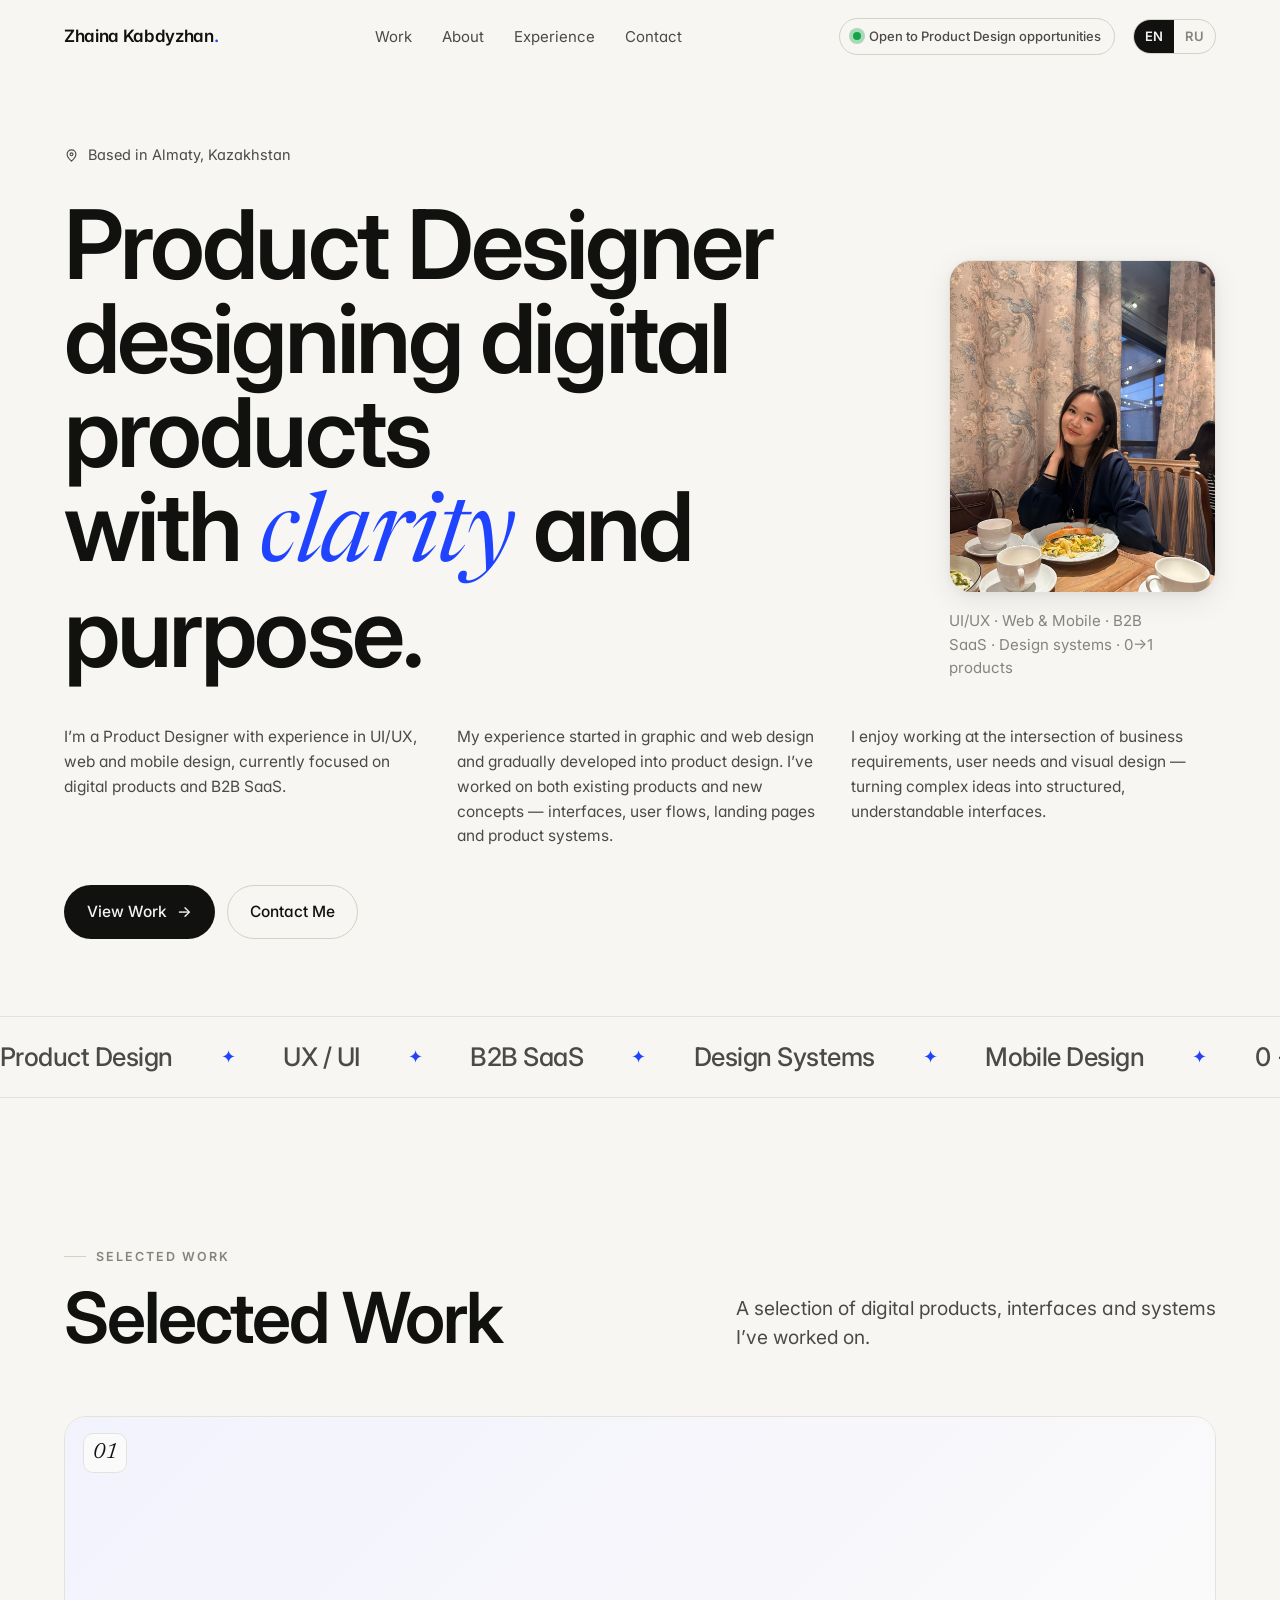
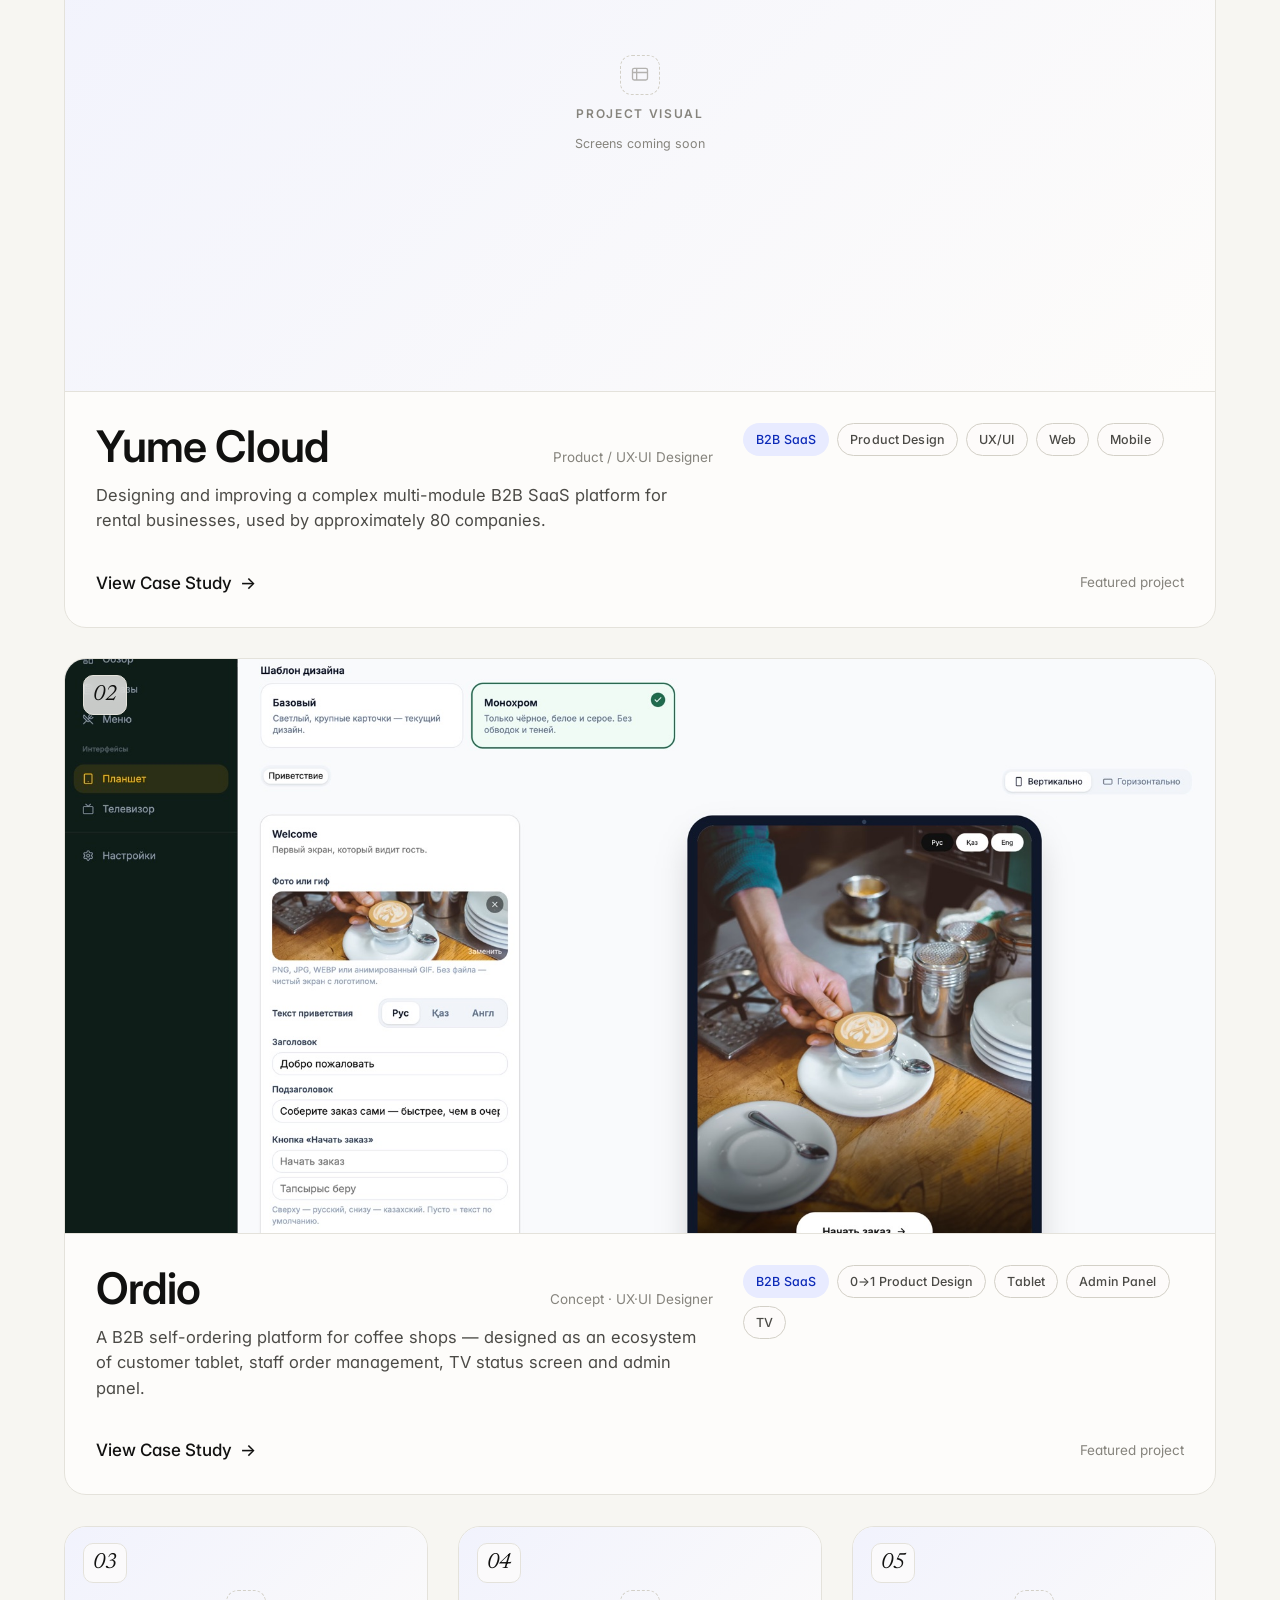
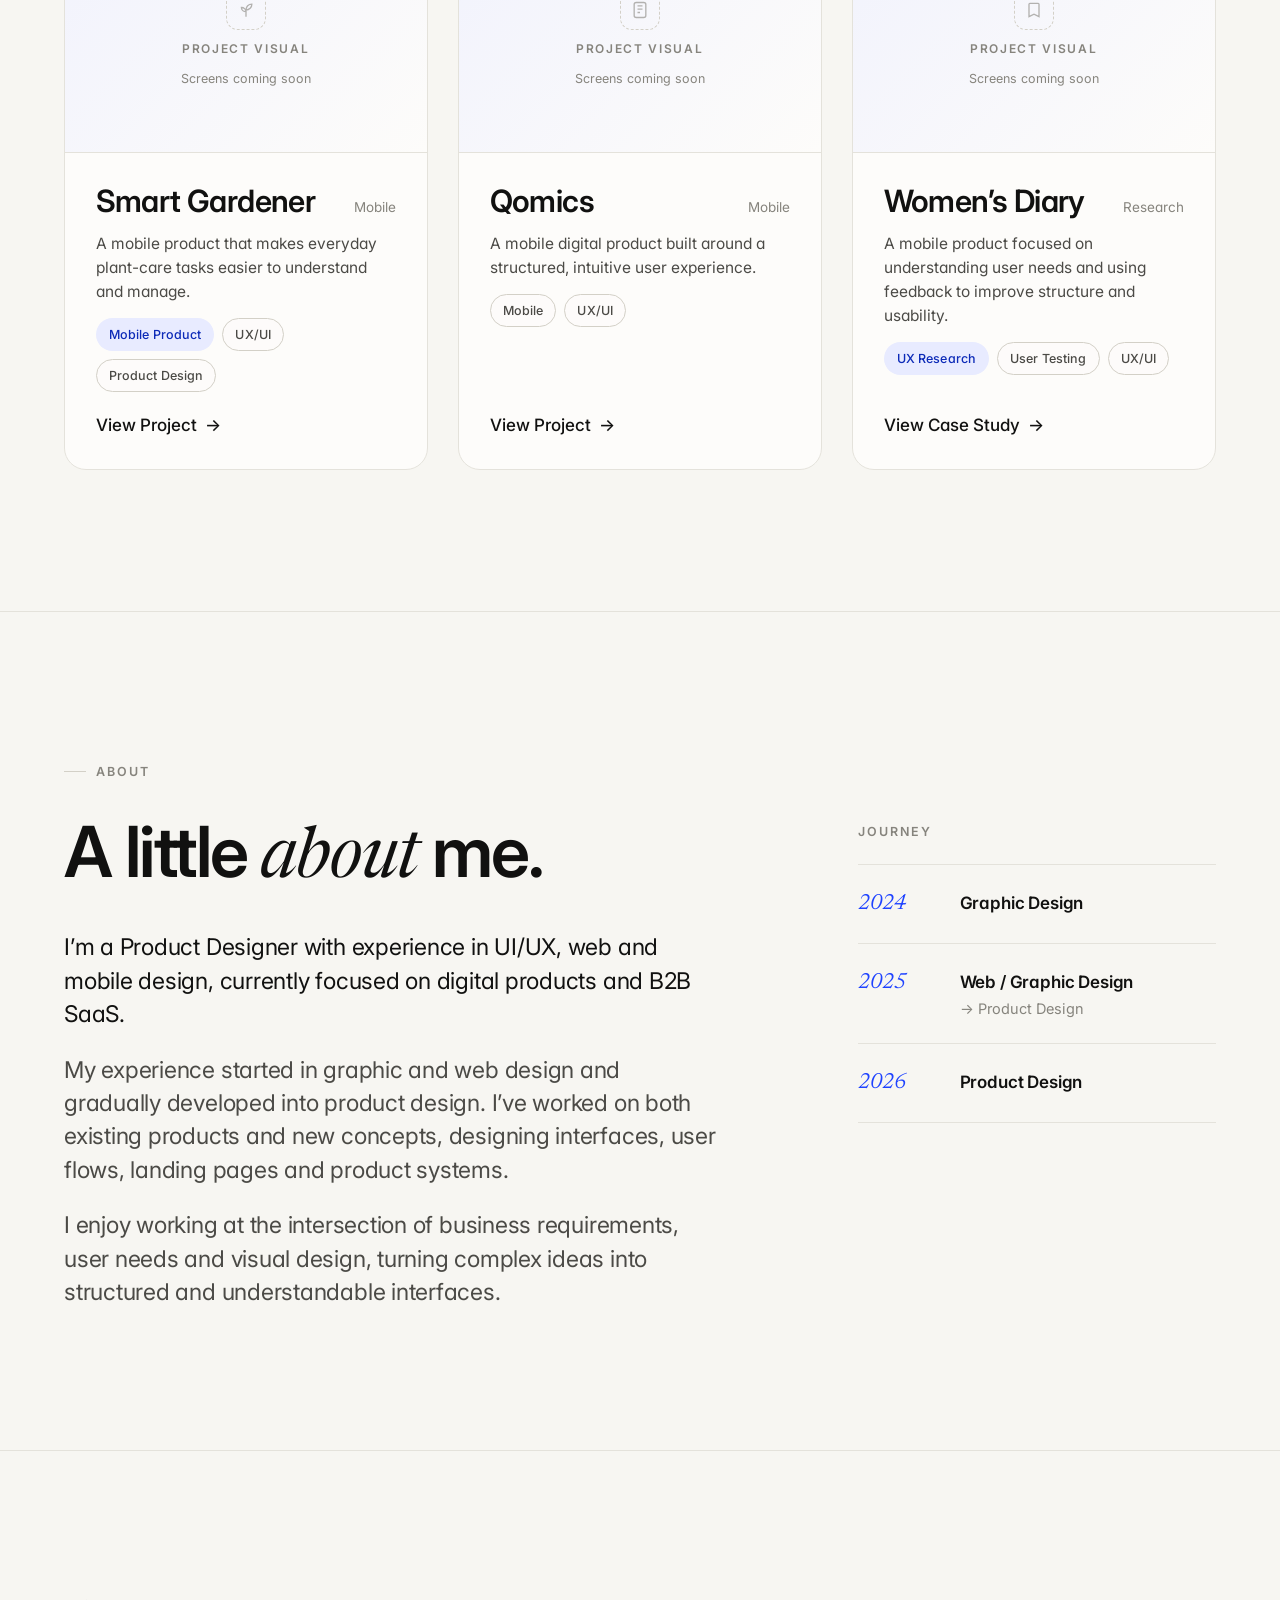
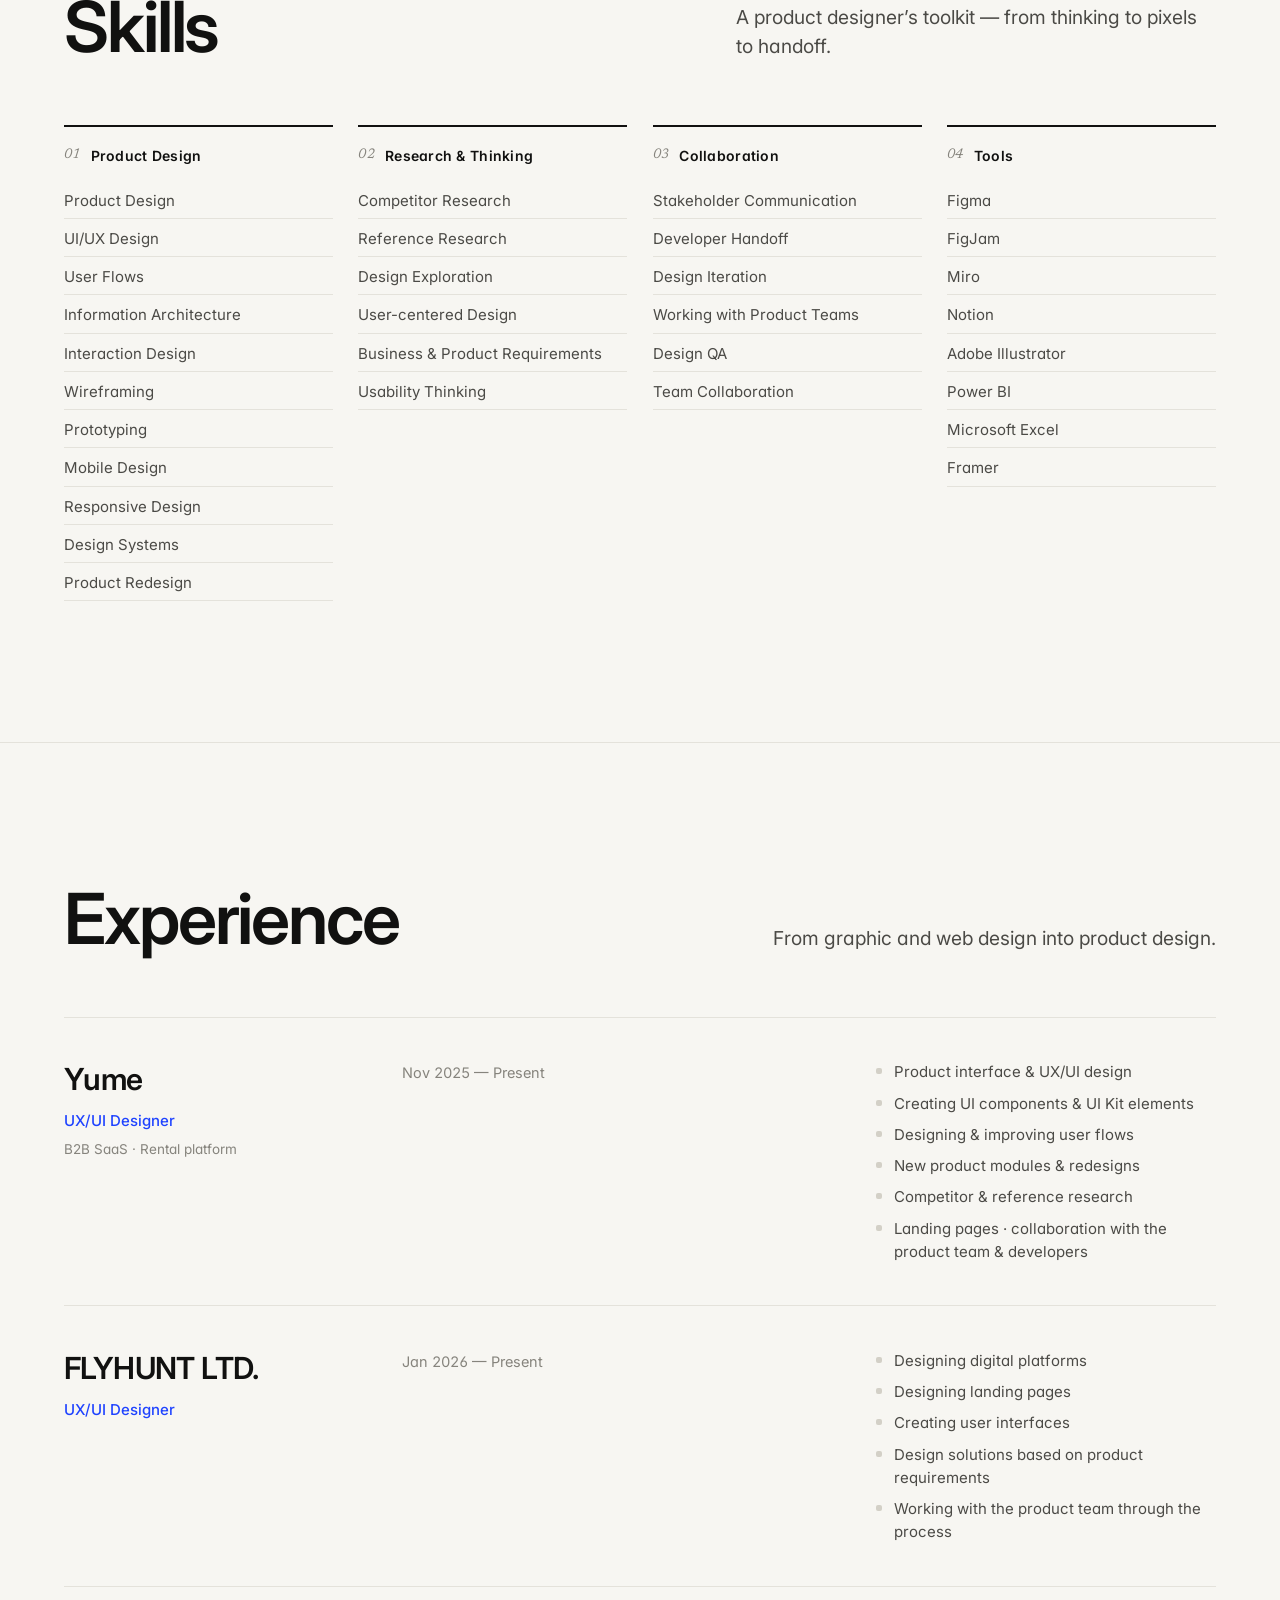
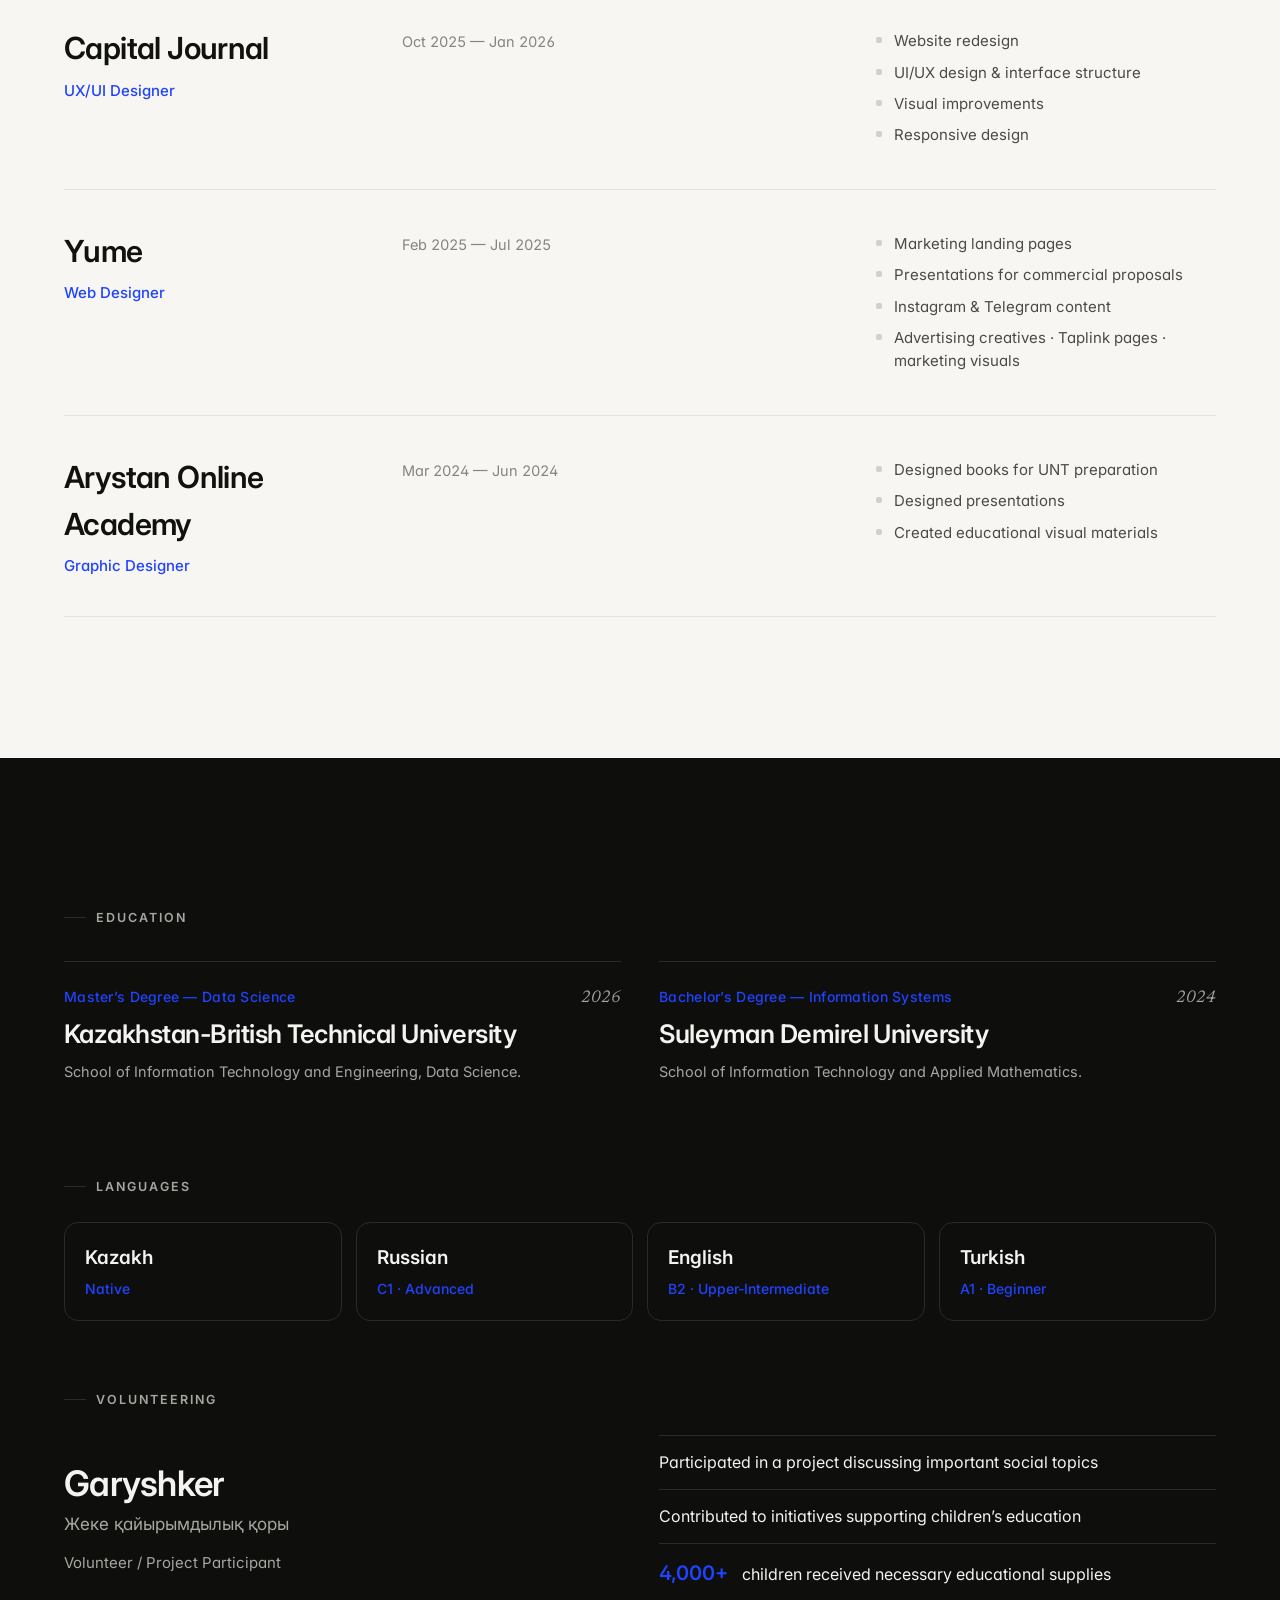
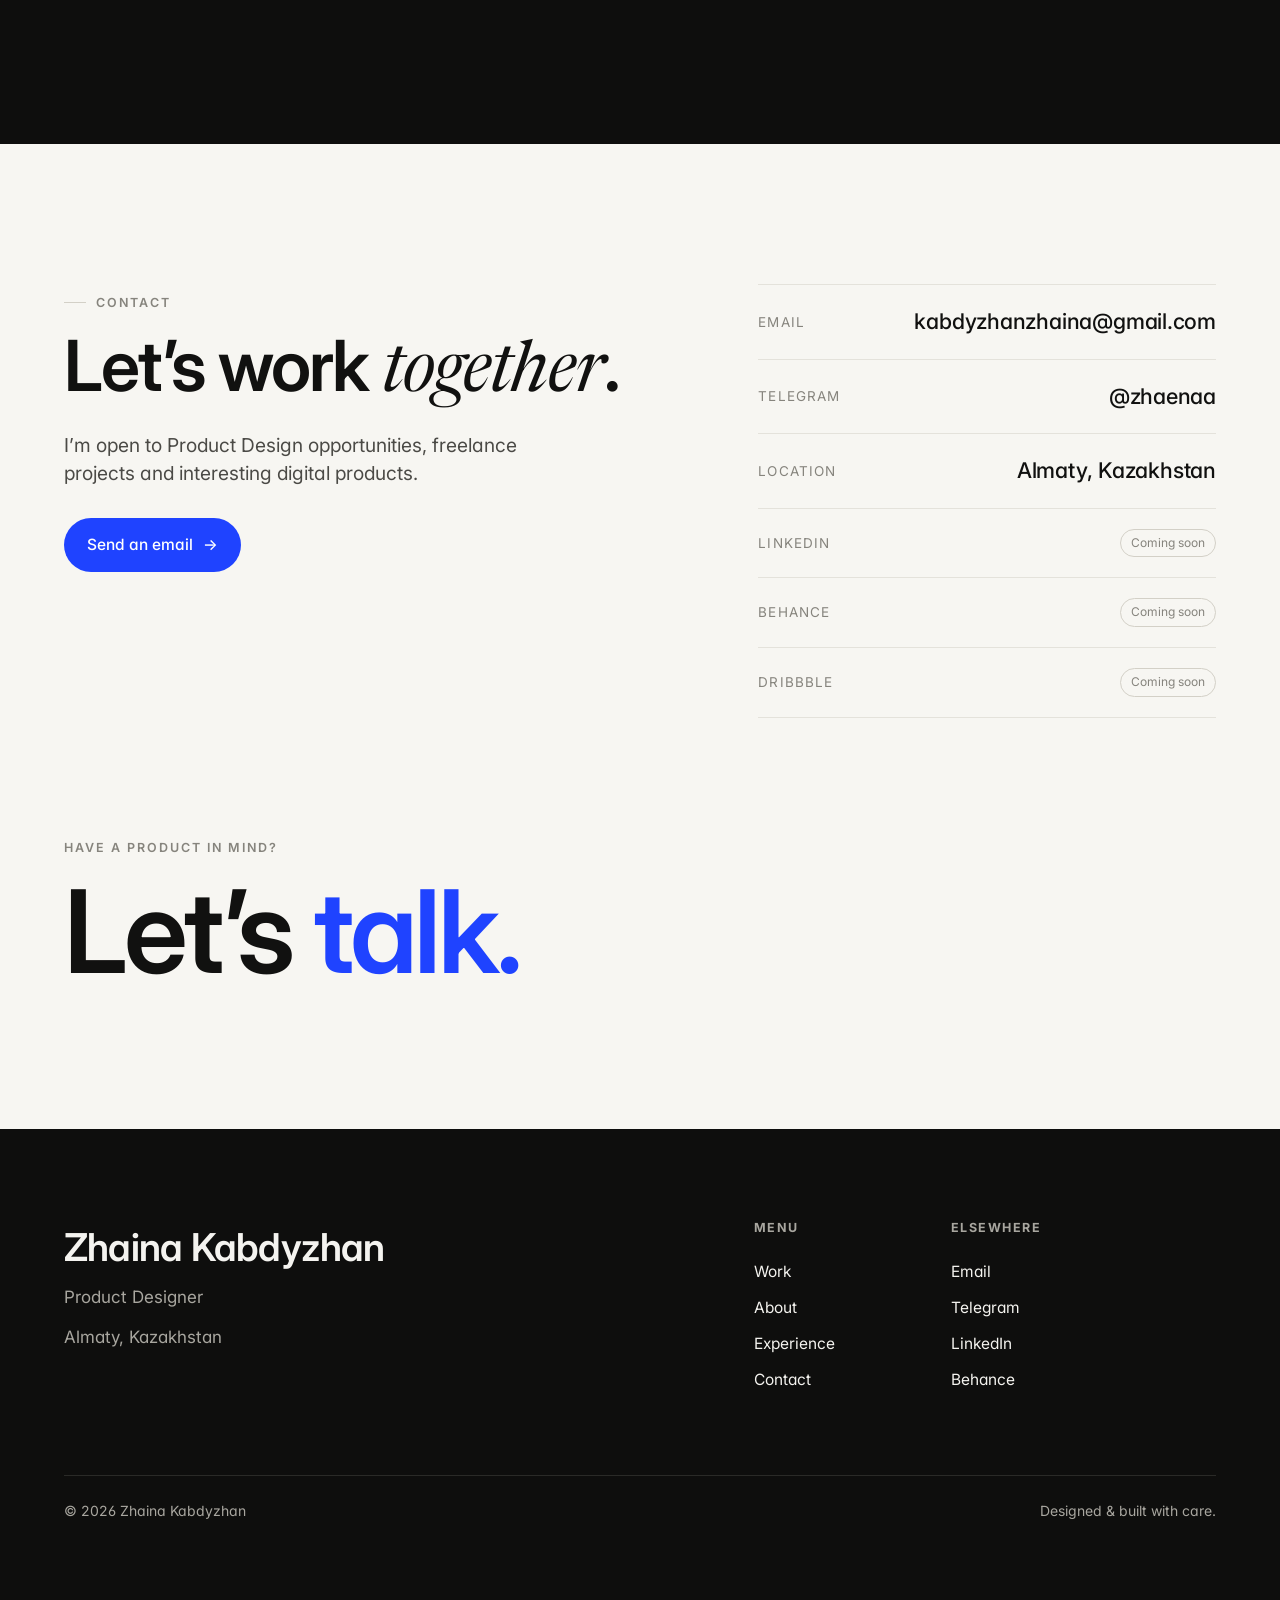
<file: index.html>
<!doctype html>
<html lang="en" data-lang="en">
<head>
<meta charset="utf-8" />
<meta name="viewport" content="width=device-width, initial-scale=1" />
<title>Zhaina Kabdyzhan — Product Designer</title>
<meta name="description" content="Zhaina Kabdyzhan — Product Designer focused on UI/UX, web and mobile products and B2B SaaS. Based in Almaty, Kazakhstan." />
<meta name="theme-color" content="#f7f6f2" />
<meta property="og:title" content="Zhaina Kabdyzhan — Product Designer" />
<meta property="og:description" content="Designing digital products with clarity and purpose. UI/UX, web & mobile, B2B SaaS." />
<meta property="og:type" content="website" />
<link rel="preconnect" href="https://fonts.googleapis.com" />
<link rel="preconnect" href="https://fonts.gstatic.com" crossorigin />
<link href="https://fonts.googleapis.com/css2?family=Inter:opsz,wght@14..32,400;14..32,500;14..32,600;14..32,700&family=Newsreader:ital,opsz,wght@1,6..72,400;1,6..72,500&display=swap" rel="stylesheet" />
<link rel="stylesheet" href="assets/css/styles.css?v=3" />
<link rel="icon" href="data:image/svg+xml,%3Csvg xmlns='http://www.w3.org/2000/svg' viewBox='0 0 100 100'%3E%3Crect width='100' height='100' rx='22' fill='%23111110'/%3E%3Ctext x='50' y='68' font-family='Inter,sans-serif' font-size='58' font-weight='600' fill='%231f43ff' text-anchor='middle'%3EZ%3C/text%3E%3C/svg%3E" />
</head>
<body>
<a class="skip" href="#work" lang="en">Skip to content</a>
<a class="skip" href="#work" lang="ru">Перейти к содержимому</a>

<!-- ============ NAV ============ -->
<header class="nav" id="nav">
  <div class="wrap">
    <a class="brand" href="#top" aria-label="Zhaina Kabdyzhan — home">
      <b>Zhaina Kabdyzhan</b><span class="dot">.</span>
    </a>
    <nav class="nav-links" aria-label="Primary">
      <a href="#work"><span lang="en">Work</span><span lang="ru">Работа</span></a>
      <a href="#about"><span lang="en">About</span><span lang="ru">Обо&nbsp;мне</span></a>
      <a href="#experience"><span lang="en">Experience</span><span lang="ru">Опыт</span></a>
      <a href="#contact"><span lang="en">Contact</span><span lang="ru">Контакты</span></a>
    </nav>
    <div class="nav-right">
      <span class="status">
        <span class="pulse"></span>
        <span lang="en">Open to Product Design opportunities</span>
        <span lang="ru">Открыта к предложениям в Product&nbsp;Design</span>
      </span>
      <div class="lang" role="group" aria-label="Language">
        <button data-set-lang="en" class="active" aria-pressed="true">EN</button>
        <button data-set-lang="ru" aria-pressed="false">RU</button>
      </div>
      <button class="nav-toggle" id="navToggle" aria-label="Menu" aria-expanded="false"><span></span></button>
    </div>
  </div>
</header>

<!-- ============ MOBILE MENU ============ -->
<div class="mobile-menu" id="mobileMenu">
  <a href="#work" data-close><span lang="en">Work</span><span lang="ru">Работа</span></a>
  <a href="#about" data-close><span lang="en">About</span><span lang="ru">Обо мне</span></a>
  <a href="#experience" data-close><span lang="en">Experience</span><span lang="ru">Опыт</span></a>
  <a href="#contact" data-close><span lang="en">Contact</span><span lang="ru">Контакты</span></a>
  <div class="mm-meta">
    <span class="status" style="align-self:flex-start"><span class="pulse"></span><span lang="en">Open to Product Design opportunities</span><span lang="ru">Открыта к предложениям в Product Design</span></span>
    <a class="link-u" href="mailto:kabdyzhanzhaina@gmail.com">kabdyzhanzhaina@gmail.com</a>
  </div>
</div>

<main id="top">

  <!-- ============ HERO ============ -->
  <section class="section hero">
    <div class="wrap">
      <div class="grid12">
        <div class="hero-head">
          <span class="hero-loc reveal">
            <svg viewBox="0 0 24 24" fill="none" stroke="currentColor" stroke-width="1.8"><path d="M12 21s-7-6.3-7-11a7 7 0 1 1 14 0c0 4.7-7 11-7 11Z"/><circle cx="12" cy="10" r="2.3"/></svg>
            <span lang="en">Based in Almaty, Kazakhstan</span>
            <span lang="ru">Алматы, Казахстан</span>
          </span>
          <h1 class="display reveal d1">
            <span lang="en">Product Designer<br/>designing digital products<br/>with <span class="serif-it accent">clarity</span> and purpose.</span>
            <span lang="ru">Product-дизайнер,<br/>создающий цифровые продукты<br/>с <span class="serif-it accent">ясностью</span> и смыслом.</span>
          </h1>
        </div>
        <div class="hero-side reveal d2">
          <figure class="hero-photo">
            <img src="assets/img/zhaina.jpg" alt="Zhaina Kabdyzhan" width="1050" height="1400" fetchpriority="high" />
          </figure>
          <p class="muted" style="font-size:15px;max-width:26ch;">
            <span lang="en">UI/UX · Web &amp; Mobile · B2B SaaS · Design systems · 0→1 products</span>
            <span lang="ru">UI/UX · Веб и мобайл · B2B SaaS · Дизайн-системы · Продукты 0→1</span>
          </p>
        </div>
      </div>

      <div class="hero-support">
        <p class="col first reveal d2" lang="en">I’m a Product Designer with experience in UI/UX, web and mobile design, currently focused on digital products and B2B SaaS.</p>
        <p class="col first reveal d2" lang="ru">Я product-дизайнер с опытом в UI/UX, вебе и мобильном дизайне, сейчас сфокусирована на цифровых продуктах и B2B SaaS.</p>

        <p class="col reveal d3" lang="en">My experience started in graphic and web design and gradually developed into product design. I’ve worked on both existing products and new concepts — interfaces, user flows, landing pages and product systems.</p>
        <p class="col reveal d3" lang="ru">Мой путь начался с графического и веб-дизайна и постепенно перерос в продуктовый. Я работала как с существующими продуктами, так и с новыми концепциями — интерфейсы, пользовательские сценарии, лендинги и продуктовые системы.</p>

        <p class="col reveal d4" lang="en">I enjoy working at the intersection of business requirements, user needs and visual design — turning complex ideas into structured, understandable interfaces.</p>
        <p class="col reveal d4" lang="ru">Мне нравится работать на пересечении бизнес-требований, потребностей пользователей и визуального дизайна — превращая сложные идеи в структурные и понятные интерфейсы.</p>
      </div>

      <div class="hero-cta reveal d4">
        <a class="btn btn-primary" href="#work"><span lang="en">View Work</span><span lang="ru">Смотреть работы</span> <span class="arrow">→</span></a>
        <a class="btn btn-ghost" href="#contact"><span lang="en">Contact Me</span><span lang="ru">Связаться</span></a>
      </div>

    </div>
  </section>

  <!-- ============ CAPABILITY STRIP ============ -->
  <div class="strip" aria-hidden="true">
    <div class="strip-track">
      <span class="strip-item">Product Design</span>
      <span class="strip-item">UX / UI</span>
      <span class="strip-item">B2B SaaS</span>
      <span class="strip-item">Design Systems</span>
      <span class="strip-item">Mobile Design</span>
      <span class="strip-item">0 → 1 Products</span>
      <span class="strip-item">Product Design</span>
      <span class="strip-item">UX / UI</span>
      <span class="strip-item">B2B SaaS</span>
      <span class="strip-item">Design Systems</span>
      <span class="strip-item">Mobile Design</span>
      <span class="strip-item">0 → 1 Products</span>
    </div>
  </div>

  <!-- ============ SELECTED WORK ============ -->
  <section class="section" id="work">
    <div class="wrap">
      <div class="work-head">
        <div>
          <span class="eyebrow reveal"><span lang="en">Selected Work</span><span lang="ru">Избранные работы</span></span>
          <h2 class="section-title reveal d1" style="margin-top:16px">
            <span lang="en">Selected Work</span><span lang="ru">Избранные работы</span>
          </h2>
        </div>
        <p class="lead reveal d2">
          <span lang="en">A selection of digital products, interfaces and systems I’ve worked on.</span>
          <span lang="ru">Подборка цифровых продуктов, интерфейсов и систем, над которыми я работала.</span>
        </p>
      </div>

      <div class="work-grid">

        <!-- 01 Yume Cloud — FEATURE -->
        <a class="card feature reveal" href="work/yume.html">
          <div class="card-media">
            <span class="num">01</span>
            <span class="go">↗</span>
            <div class="ph">
              <span class="ph-ic"><svg viewBox="0 0 24 24" fill="none" stroke="currentColor" stroke-width="1.6"><rect x="3" y="4" width="18" height="14" rx="2"/><path d="M3 9h18M8 4v14"/></svg></span>
              <span class="ph-label">Project Visual</span>
              <span class="ph-sub"><span lang="en">Screens coming soon</span><span lang="ru">Экраны скоро появятся</span></span>
            </div>
          </div>
          <div class="card-body">
            <div>
              <div class="row">
                <h3>Yume Cloud</h3>
                <span class="role"><span lang="en">Product / UX·UI Designer</span><span lang="ru">Product / UX·UI дизайнер</span></span>
              </div>
              <p class="card-desc" style="margin-top:12px">
                <span lang="en">Designing and improving a complex multi-module B2B SaaS platform for rental businesses, used by approximately 80 companies.</span>
                <span lang="ru">Дизайн и развитие сложной многомодульной B2B SaaS-платформы для аренды, которой пользуются около 80 компаний.</span>
              </p>
            </div>
            <div class="tags">
              <span class="tag accent">B2B SaaS</span><span class="tag">Product Design</span><span class="tag">UX/UI</span><span class="tag">Web</span><span class="tag">Mobile</span>
            </div>
            <div class="card-foot">
              <span class="link-u"><span lang="en">View Case Study</span><span lang="ru">Смотреть кейс</span> <span class="arrow">→</span></span>
              <span class="muted" style="font-size:13.5px"><span lang="en">Featured project</span><span lang="ru">Ключевой проект</span></span>
            </div>
          </div>
        </a>

        <!-- 02 Ordio — FEATURE -->
        <a class="card feature reveal" href="work/ordio.html">
          <div class="card-media">
            <span class="num">02</span>
            <span class="go">↗</span>
            <img src="assets/img/ordio/cover.jpg" alt="Ordio — admin panel tablet editor with live preview of the customer screen" loading="lazy" />
          </div>
          <div class="card-body">
            <div>
              <div class="row">
                <h3>Ordio</h3>
                <span class="role"><span lang="en">Concept · UX·UI Designer</span><span lang="ru">Концепт · UX·UI дизайнер</span></span>
              </div>
              <p class="card-desc" style="margin-top:12px">
                <span lang="en">A B2B self-ordering platform for coffee shops — designed as an ecosystem of customer tablet, staff order management, TV status screen and admin panel.</span>
                <span lang="ru">B2B-платформа самообслуживания для кофеен — спроектирована как экосистема: планшет клиента, управление заказами, TV-экран статусов и админ-панель.</span>
              </p>
            </div>
            <div class="tags">
              <span class="tag accent">B2B SaaS</span><span class="tag">0→1 Product Design</span><span class="tag">Tablet</span><span class="tag">Admin Panel</span><span class="tag">TV</span>
            </div>
            <div class="card-foot">
              <span class="link-u"><span lang="en">View Case Study</span><span lang="ru">Смотреть кейс</span> <span class="arrow">→</span></span>
              <span class="muted" style="font-size:13.5px"><span lang="en">Featured project</span><span lang="ru">Ключевой проект</span></span>
            </div>
          </div>
        </a>


        <!-- 03 Smart Gardener -->
        <a class="card third reveal" href="work/smart-gardener.html">
          <div class="card-media">
            <span class="num">03</span><span class="go">↗</span>
            <div class="ph"><span class="ph-ic"><svg viewBox="0 0 24 24" fill="none" stroke="currentColor" stroke-width="1.6"><path d="M12 20v-8M12 12c0-4 3-7 7-7 0 4-3 7-7 7Zm0 2c0-3-2.5-5-5.5-5 0 3 2.5 5 5.5 5Z"/></svg></span><span class="ph-label">Project Visual</span><span class="ph-sub"><span lang="en">Screens coming soon</span><span lang="ru">Экраны скоро появятся</span></span></div>
          </div>
          <div class="card-body">
            <div class="row"><h3>Smart Gardener</h3><span class="role">Mobile</span></div>
            <p class="card-desc"><span lang="en">A mobile product that makes everyday plant-care tasks easier to understand and manage.</span><span lang="ru">Мобильный продукт, который делает ежедневный уход за растениями понятнее и удобнее.</span></p>
            <div class="tags"><span class="tag accent">Mobile Product</span><span class="tag">UX/UI</span><span class="tag">Product Design</span></div>
            <div class="card-foot"><span class="link-u"><span lang="en">View Project</span><span lang="ru">Смотреть проект</span> <span class="arrow">→</span></span></div>
          </div>
        </a>

        <!-- 04 Qomics -->
        <a class="card third reveal" href="work/qomics.html">
          <div class="card-media">
            <span class="num">04</span><span class="go">↗</span>
            <div class="ph"><span class="ph-ic"><svg viewBox="0 0 24 24" fill="none" stroke="currentColor" stroke-width="1.6"><rect x="5" y="3" width="14" height="18" rx="2.5"/><path d="M9 7h6M9 11h6M9 15h3"/></svg></span><span class="ph-label">Project Visual</span><span class="ph-sub"><span lang="en">Screens coming soon</span><span lang="ru">Экраны скоро появятся</span></span></div>
          </div>
          <div class="card-body">
            <div class="row"><h3>Qomics</h3><span class="role">Mobile</span></div>
            <p class="card-desc"><span lang="en">A mobile digital product built around a structured, intuitive user experience.</span><span lang="ru">Мобильный продукт с продуманным и интуитивным пользовательским опытом.</span></p>
            <div class="tags"><span class="tag">Mobile</span><span class="tag">UX/UI</span></div>
            <div class="card-foot"><span class="link-u"><span lang="en">View Project</span><span lang="ru">Смотреть проект</span> <span class="arrow">→</span></span></div>
          </div>
        </a>

        <!-- 05 Women's Diary -->
        <a class="card third reveal" href="work/womens-diary.html">
          <div class="card-media">
            <span class="num">05</span><span class="go">↗</span>
            <div class="ph"><span class="ph-ic"><svg viewBox="0 0 24 24" fill="none" stroke="currentColor" stroke-width="1.6"><path d="M7 4h10a1 1 0 0 1 1 1v15l-6-3-6 3V5a1 1 0 0 1 1-1Z"/></svg></span><span class="ph-label">Project Visual</span><span class="ph-sub"><span lang="en">Screens coming soon</span><span lang="ru">Экраны скоро появятся</span></span></div>
          </div>
          <div class="card-body">
            <div class="row"><h3>Women’s Diary</h3><span class="role">Research</span></div>
            <p class="card-desc"><span lang="en">A mobile product focused on understanding user needs and using feedback to improve structure and usability.</span><span lang="ru">Мобильный продукт с фокусом на потребностях пользователей и улучшении структуры на основе обратной связи.</span></p>
            <div class="tags"><span class="tag accent">UX Research</span><span class="tag">User Testing</span><span class="tag">UX/UI</span></div>
            <div class="card-foot"><span class="link-u"><span lang="en">View Case Study</span><span lang="ru">Смотреть кейс</span> <span class="arrow">→</span></span></div>
          </div>
        </a>



      </div>
    </div>
  </section>

  <!-- ============ ABOUT ============ -->
  <section class="section" id="about" style="border-top:1px solid var(--line)">
    <div class="wrap">
      <span class="eyebrow reveal"><span lang="en">About</span><span lang="ru">Обо мне</span></span>
      <div class="about-grid" style="margin-top:36px">
        <div class="about-copy">
          <h2 class="section-title reveal d1" style="margin-bottom:36px">
            <span lang="en">A little <span class="serif-it">about</span> me.</span>
            <span lang="ru">Немного <span class="serif-it">обо мне</span>.</span>
          </h2>
          <div class="reveal d2">
            <p lang="en">I’m a Product Designer with experience in UI/UX, web and mobile design, currently focused on digital products and B2B SaaS.</p>
            <p lang="ru">Я product-дизайнер с опытом в UI/UX, вебе и мобильном дизайне, сейчас сфокусирована на цифровых продуктах и B2B SaaS.</p>

            <p lang="en">My experience started in graphic and web design and gradually developed into product design. I’ve worked on both existing products and new concepts, designing interfaces, user flows, landing pages and product systems.</p>
            <p lang="ru">Мой путь начался с графического и веб-дизайна и постепенно перерос в продуктовый. Я работала как с существующими продуктами, так и с новыми концепциями — интерфейсы, пользовательские сценарии, лендинги и продуктовые системы.</p>

            <p lang="en">I enjoy working at the intersection of business requirements, user needs and visual design, turning complex ideas into structured and understandable interfaces.</p>
            <p lang="ru">Мне нравится работать на пересечении бизнес-требований, потребностей пользователей и визуального дизайна, превращая сложные идеи в структурные и понятные интерфейсы.</p>
          </div>
        </div>
        <div class="about-side reveal d2">
          <span class="eyebrow no-line" style="margin-bottom:8px"><span lang="en">Journey</span><span lang="ru">Путь</span></span>
          <div class="timeline" style="margin-top:14px">
            <div class="tl-item">
              <span class="tl-year">2024</span>
              <div class="tl-body"><div class="t"><span lang="en">Graphic Design</span><span lang="ru">Графический дизайн</span></div></div>
            </div>
            <div class="tl-item">
              <span class="tl-year">2025</span>
              <div class="tl-body">
                <div class="t"><span lang="en">Web / Graphic Design</span><span lang="ru">Веб / графический дизайн</span></div>
                <div class="s">→ <span lang="en">Product Design</span><span lang="ru">Product Design</span></div>
              </div>
            </div>
            <div class="tl-item">
              <span class="tl-year">2026</span>
              <div class="tl-body"><div class="t">Product Design</div></div>
            </div>
          </div>
        </div>
      </div>
    </div>
  </section>

  <!-- ============ SKILLS ============ -->
  <section class="section" style="border-top:1px solid var(--line)">
    <div class="wrap">
      <div class="work-head">
        <h2 class="section-title reveal"><span lang="en">Skills</span><span lang="ru">Навыки</span></h2>
        <p class="lead reveal d1"><span lang="en">A product designer’s toolkit — from thinking to pixels to handoff.</span><span lang="ru">Инструментарий продуктового дизайнера — от мышления до пикселей и хендоффа.</span></p>
      </div>
      <div class="skills-grid">
        <div class="skill-cat reveal">
          <h4><span class="n">01</span> <span lang="en">Product Design</span><span lang="ru">Продуктовый дизайн</span></h4>
          <ul>
            <li><span lang="en">Product Design</span><span lang="ru">Product Design</span></li>
            <li><span lang="en">UI/UX Design</span><span lang="ru">UI/UX дизайн</span></li>
            <li><span lang="en">User Flows</span><span lang="ru">Пользовательские сценарии</span></li>
            <li><span lang="en">Information Architecture</span><span lang="ru">Информационная архитектура</span></li>
            <li><span lang="en">Interaction Design</span><span lang="ru">Дизайн взаимодействия</span></li>
            <li><span lang="en">Wireframing</span><span lang="ru">Вайрфреймы</span></li>
            <li><span lang="en">Prototyping</span><span lang="ru">Прототипирование</span></li>
            <li><span lang="en">Mobile Design</span><span lang="ru">Мобильный дизайн</span></li>
            <li><span lang="en">Responsive Design</span><span lang="ru">Адаптивный дизайн</span></li>
            <li><span lang="en">Design Systems</span><span lang="ru">Дизайн-системы</span></li>
            <li><span lang="en">Product Redesign</span><span lang="ru">Редизайн продукта</span></li>
          </ul>
        </div>
        <div class="skill-cat reveal d1">
          <h4><span class="n">02</span> <span lang="en">Research &amp; Thinking</span><span lang="ru">Исследования и мышление</span></h4>
          <ul>
            <li><span lang="en">Competitor Research</span><span lang="ru">Анализ конкурентов</span></li>
            <li><span lang="en">Reference Research</span><span lang="ru">Поиск референсов</span></li>
            <li><span lang="en">Design Exploration</span><span lang="ru">Дизайн-исследование</span></li>
            <li><span lang="en">User-centered Design</span><span lang="ru">Дизайн вокруг пользователя</span></li>
            <li><span lang="en">Business &amp; Product Requirements</span><span lang="ru">Бизнес- и продуктовые требования</span></li>
            <li><span lang="en">Usability Thinking</span><span lang="ru">Мышление об удобстве</span></li>
          </ul>
        </div>
        <div class="skill-cat reveal d2">
          <h4><span class="n">03</span> <span lang="en">Collaboration</span><span lang="ru">Коммуникация</span></h4>
          <ul>
            <li><span lang="en">Stakeholder Communication</span><span lang="ru">Работа со стейкхолдерами</span></li>
            <li><span lang="en">Developer Handoff</span><span lang="ru">Хендофф разработчикам</span></li>
            <li><span lang="en">Design Iteration</span><span lang="ru">Итерации дизайна</span></li>
            <li><span lang="en">Working with Product Teams</span><span lang="ru">Работа с продуктовыми командами</span></li>
            <li><span lang="en">Design QA</span><span lang="ru">Дизайн-QA</span></li>
            <li><span lang="en">Team Collaboration</span><span lang="ru">Командная работа</span></li>
          </ul>
        </div>
        <div class="skill-cat reveal d3">
          <h4><span class="n">04</span> <span lang="en">Tools</span><span lang="ru">Инструменты</span></h4>
          <ul>
            <li>Figma</li><li>FigJam</li><li>Miro</li><li>Notion</li>
            <li>Adobe Illustrator</li><li>Power BI</li><li>Microsoft Excel</li><li>Framer</li>
          </ul>
        </div>
      </div>
    </div>
  </section>

  <!-- ============ EXPERIENCE ============ -->
  <section class="section" id="experience" style="border-top:1px solid var(--line)">
    <div class="wrap">
      <div class="work-head">
        <h2 class="section-title reveal"><span lang="en">Experience</span><span lang="ru">Опыт работы</span></h2>
        <p class="lead reveal d1"><span lang="en">From graphic and web design into product design.</span><span lang="ru">От графического и веб-дизайна к продуктовому.</span></p>
      </div>
      <div class="exp-list">

        <article class="exp reveal">
          <div class="exp-co">
            <span class="co">Yume</span>
            <span class="role">UX/UI Designer</span>
            <span class="muted" style="font-size:13.5px"><span lang="en">B2B SaaS · Rental platform</span><span lang="ru">B2B SaaS · Платформа аренды</span></span>
          </div>
          <div class="exp-when">Nov 2025 — <span lang="en">Present</span><span lang="ru">н.в.</span></div>
          <ul class="exp-what">
            <li><span lang="en">Product interface &amp; UX/UI design</span><span lang="ru">Дизайн интерфейсов и UX/UI продукта</span></li>
            <li><span lang="en">Creating UI components &amp; UI Kit elements</span><span lang="ru">UI-компоненты и элементы UI Kit</span></li>
            <li><span lang="en">Designing &amp; improving user flows</span><span lang="ru">Проектирование и улучшение сценариев</span></li>
            <li><span lang="en">New product modules &amp; redesigns</span><span lang="ru">Новые модули и редизайн интерфейсов</span></li>
            <li><span lang="en">Competitor &amp; reference research</span><span lang="ru">Анализ конкурентов и референсов</span></li>
            <li><span lang="en">Landing pages · collaboration with the product team &amp; developers</span><span lang="ru">Лендинги · работа с продуктовой командой и разработчиками</span></li>
          </ul>
        </article>

        <article class="exp reveal">
          <div class="exp-co">
            <span class="co">FLYHUNT LTD.</span>
            <span class="role">UX/UI Designer</span>
          </div>
          <div class="exp-when">Jan 2026 — <span lang="en">Present</span><span lang="ru">н.в.</span></div>
          <ul class="exp-what">
            <li><span lang="en">Designing digital platforms</span><span lang="ru">Дизайн цифровых платформ</span></li>
            <li><span lang="en">Designing landing pages</span><span lang="ru">Дизайн лендингов</span></li>
            <li><span lang="en">Creating user interfaces</span><span lang="ru">Создание пользовательских интерфейсов</span></li>
            <li><span lang="en">Design solutions based on product requirements</span><span lang="ru">Решения на основе продуктовых требований</span></li>
            <li><span lang="en">Working with the product team through the process</span><span lang="ru">Работа с продуктовой командой на всех этапах</span></li>
          </ul>
        </article>

        <article class="exp reveal">
          <div class="exp-co">
            <span class="co">Capital Journal</span>
            <span class="role">UX/UI Designer</span>
          </div>
          <div class="exp-when">Oct 2025 — Jan 2026</div>
          <ul class="exp-what">
            <li><span lang="en">Website redesign</span><span lang="ru">Редизайн сайта</span></li>
            <li><span lang="en">UI/UX design &amp; interface structure</span><span lang="ru">UI/UX и структура интерфейса</span></li>
            <li><span lang="en">Visual improvements</span><span lang="ru">Визуальные улучшения</span></li>
            <li><span lang="en">Responsive design</span><span lang="ru">Адаптивный дизайн</span></li>
          </ul>
        </article>

        <article class="exp reveal">
          <div class="exp-co">
            <span class="co">Yume</span>
            <span class="role">Web Designer</span>
          </div>
          <div class="exp-when">Feb 2025 — Jul 2025</div>
          <ul class="exp-what">
            <li><span lang="en">Marketing landing pages</span><span lang="ru">Маркетинговые лендинги</span></li>
            <li><span lang="en">Presentations for commercial proposals</span><span lang="ru">Презентации для коммерческих предложений</span></li>
            <li><span lang="en">Instagram &amp; Telegram content</span><span lang="ru">Контент для Instagram и Telegram</span></li>
            <li><span lang="en">Advertising creatives · Taplink pages · marketing visuals</span><span lang="ru">Рекламные креативы · Taplink · маркетинговые визуалы</span></li>
          </ul>
        </article>

        <article class="exp reveal">
          <div class="exp-co">
            <span class="co">Arystan Online Academy</span>
            <span class="role">Graphic Designer</span>
          </div>
          <div class="exp-when">Mar 2024 — Jun 2024</div>
          <ul class="exp-what">
            <li><span lang="en">Designed books for UNT preparation</span><span lang="ru">Оформление книг для подготовки к ЕНТ</span></li>
            <li><span lang="en">Designed presentations</span><span lang="ru">Дизайн презентаций</span></li>
            <li><span lang="en">Created educational visual materials</span><span lang="ru">Образовательные визуальные материалы</span></li>
          </ul>
        </article>

      </div>
    </div>
  </section>

  <!-- ============ EDUCATION / LANGUAGES / VOLUNTEER (dark) ============ -->
  <section class="section dark">
    <div class="wrap stack-l">

      <div>
        <span class="eyebrow reveal"><span lang="en">Education</span><span lang="ru">Образование</span></span>
        <div class="edu-grid" style="margin-top:34px">
          <div class="edu-col reveal d1">
            <div class="edu-item">
              <span class="yr">2026</span>
              <div class="deg"><span lang="en">Master’s Degree — Data Science</span><span lang="ru">Магистратура — Data Science</span></div>
              <div class="sch">Kazakhstan-British Technical University</div>
              <div class="meta"><span lang="en">School of Information Technology and Engineering, Data Science.</span><span lang="ru">Школа информационных технологий и инженерии, Data Science.</span></div>
            </div>
          </div>
          <div class="edu-col reveal d2">
            <div class="edu-item">
              <span class="yr">2024</span>
              <div class="deg"><span lang="en">Bachelor’s Degree — Information Systems</span><span lang="ru">Бакалавриат — Информационные системы</span></div>
              <div class="sch">Suleyman Demirel University</div>
              <div class="meta"><span lang="en">School of Information Technology and Applied Mathematics.</span><span lang="ru">Школа информационных технологий и прикладной математики.</span></div>
            </div>
          </div>
        </div>
      </div>

      <div>
        <span class="eyebrow reveal"><span lang="en">Languages</span><span lang="ru">Языки</span></span>
        <div class="lang-cards" style="margin-top:26px">
          <div class="lang-card reveal"><span class="lg"><span lang="en">Kazakh</span><span lang="ru">Казахский</span></span><span class="lv"><span lang="en">Native</span><span lang="ru">Родной</span></span></div>
          <div class="lang-card reveal d1"><span class="lg"><span lang="en">Russian</span><span lang="ru">Русский</span></span><span class="lv">C1 · <span lang="en">Advanced</span><span lang="ru">Продвинутый</span></span></div>
          <div class="lang-card reveal d2"><span class="lg"><span lang="en">English</span><span lang="ru">Английский</span></span><span class="lv">B2 · <span lang="en">Upper-Intermediate</span><span lang="ru">Выше среднего</span></span></div>
          <div class="lang-card reveal d3"><span class="lg"><span lang="en">Turkish</span><span lang="ru">Турецкий</span></span><span class="lv">A1 · <span lang="en">Beginner</span><span lang="ru">Начальный</span></span></div>
        </div>
      </div>

      <div>
        <span class="eyebrow reveal"><span lang="en">Volunteering</span><span lang="ru">Волонтёрство</span></span>
        <div class="vol" style="margin-top:26px">
          <div class="vol-head reveal d1">
            <h3 style="font-size:clamp(1.5rem,3vw,2.2rem)">Garyshker</h3>
            <p class="muted" style="margin-top:8px">Жеке қайырымдылық қоры</p>
            <p class="muted" style="margin-top:14px;font-size:15px"><span lang="en">Volunteer / Project Participant</span><span lang="ru">Волонтёр / участник проекта</span></p>
          </div>
          <ul class="vol-body reveal d2">
            <li><span lang="en">Participated in a project discussing important social topics</span><span lang="ru">Участвовала в проекте по обсуждению важных социальных тем</span></li>
            <li><span lang="en">Contributed to initiatives supporting children’s education</span><span lang="ru">Вносила вклад в инициативы по поддержке детского образования</span></li>
            <li><span class="big">4,000+</span> <span lang="en">children received necessary educational supplies</span><span lang="ru">детей получили необходимые учебные материалы</span></li>
          </ul>
        </div>
      </div>

    </div>
  </section>

  <!-- ============ CONTACT ============ -->
  <section class="section" id="contact">
    <div class="wrap">
      <div class="contact-grid">
        <div class="contact-left">
          <span class="eyebrow reveal"><span lang="en">Contact</span><span lang="ru">Контакты</span></span>
          <h2 class="section-title reveal d1" style="margin-top:18px">
            <span lang="en">Let’s work <span class="serif-it">together</span>.</span>
            <span lang="ru">Давайте работать <span class="serif-it">вместе</span>.</span>
          </h2>
          <p class="lead reveal d2" style="margin-top:22px;max-width:44ch">
            <span lang="en">I’m open to Product Design opportunities, freelance projects and interesting digital products.</span>
            <span lang="ru">Я открыта к предложениям в Product Design, фриланс-проектам и интересным цифровым продуктам.</span>
          </p>
          <div class="reveal d3" style="margin-top:30px">
            <a class="btn btn-accent" href="mailto:kabdyzhanzhaina@gmail.com"><span lang="en">Send an email</span><span lang="ru">Написать письмо</span> <span class="arrow">→</span></a>
          </div>
        </div>

        <div class="contact-right reveal d2">
          <div class="contact-list">
            <a class="contact-row" href="mailto:kabdyzhanzhaina@gmail.com">
              <span class="l">Email</span><span class="v">kabdyzhanzhaina@gmail.com</span>
            </a>
            <a class="contact-row" href="https://t.me/zhaenaa" target="_blank" rel="noopener">
              <span class="l">Telegram</span><span class="v">@zhaenaa</span>
            </a>
            <div class="contact-row">
              <span class="l"><span lang="en">Location</span><span lang="ru">Локация</span></span><span class="v"><span lang="en">Almaty, Kazakhstan</span><span lang="ru">Алматы, Казахстан</span></span>
            </div>
            <a class="contact-row" href="#" aria-disabled="true">
              <span class="l">LinkedIn</span><span class="soon"><span lang="en">Coming soon</span><span lang="ru">Скоро</span></span>
            </a>
            <a class="contact-row" href="#" aria-disabled="true">
              <span class="l">Behance</span><span class="soon"><span lang="en">Coming soon</span><span lang="ru">Скоро</span></span>
            </a>
            <a class="contact-row" href="#" aria-disabled="true">
              <span class="l">Dribbble</span><span class="soon"><span lang="en">Coming soon</span><span lang="ru">Скоро</span></span>
            </a>
          </div>
        </div>
      </div>

      <div class="cta-big reveal">
        <p class="eyebrow no-line" style="margin-bottom:18px"><span lang="en">Have a product in mind?</span><span lang="ru">Есть продукт на примете?</span></p>
        <h2 class="display">
          <span lang="en">Let’s <a href="mailto:kabdyzhanzhaina@gmail.com">talk.</a></span>
          <span lang="ru">Давайте <a href="mailto:kabdyzhanzhaina@gmail.com">поговорим.</a></span>
        </h2>
      </div>
    </div>
  </section>

</main>

<!-- ============ FOOTER ============ -->
<footer class="footer">
  <div class="wrap">
    <div class="footer-grid">
      <div class="f-brand">
        <div class="n">Zhaina Kabdyzhan</div>
        <div class="r">Product Designer</div>
        <div class="r" style="margin-top:14px"><span lang="en">Almaty, Kazakhstan</span><span lang="ru">Алматы, Казахстан</span></div>
      </div>
      <div class="f-links">
        <h5><span lang="en">Menu</span><span lang="ru">Меню</span></h5>
        <a href="#work"><span lang="en">Work</span><span lang="ru">Работа</span></a>
        <a href="#about"><span lang="en">About</span><span lang="ru">Обо мне</span></a>
        <a href="#experience"><span lang="en">Experience</span><span lang="ru">Опыт</span></a>
        <a href="#contact"><span lang="en">Contact</span><span lang="ru">Контакты</span></a>
      </div>
      <div class="f-meta">
        <h5><span lang="en">Elsewhere</span><span lang="ru">Связь</span></h5>
        <a href="mailto:kabdyzhanzhaina@gmail.com">Email</a>
        <a href="https://t.me/zhaenaa" target="_blank" rel="noopener">Telegram</a>
        <a href="#" aria-disabled="true">LinkedIn</a>
        <a href="#" aria-disabled="true">Behance</a>
      </div>
    </div>
    <div class="footer-base">
      <span>© 2026 Zhaina Kabdyzhan</span>
      <span><span lang="en">Designed &amp; built with care.</span><span lang="ru">Спроектировано и собрано с заботой.</span></span>
    </div>
  </div>
</footer>

<script src="assets/js/main.js"></script>
</body>
</html>
</file>
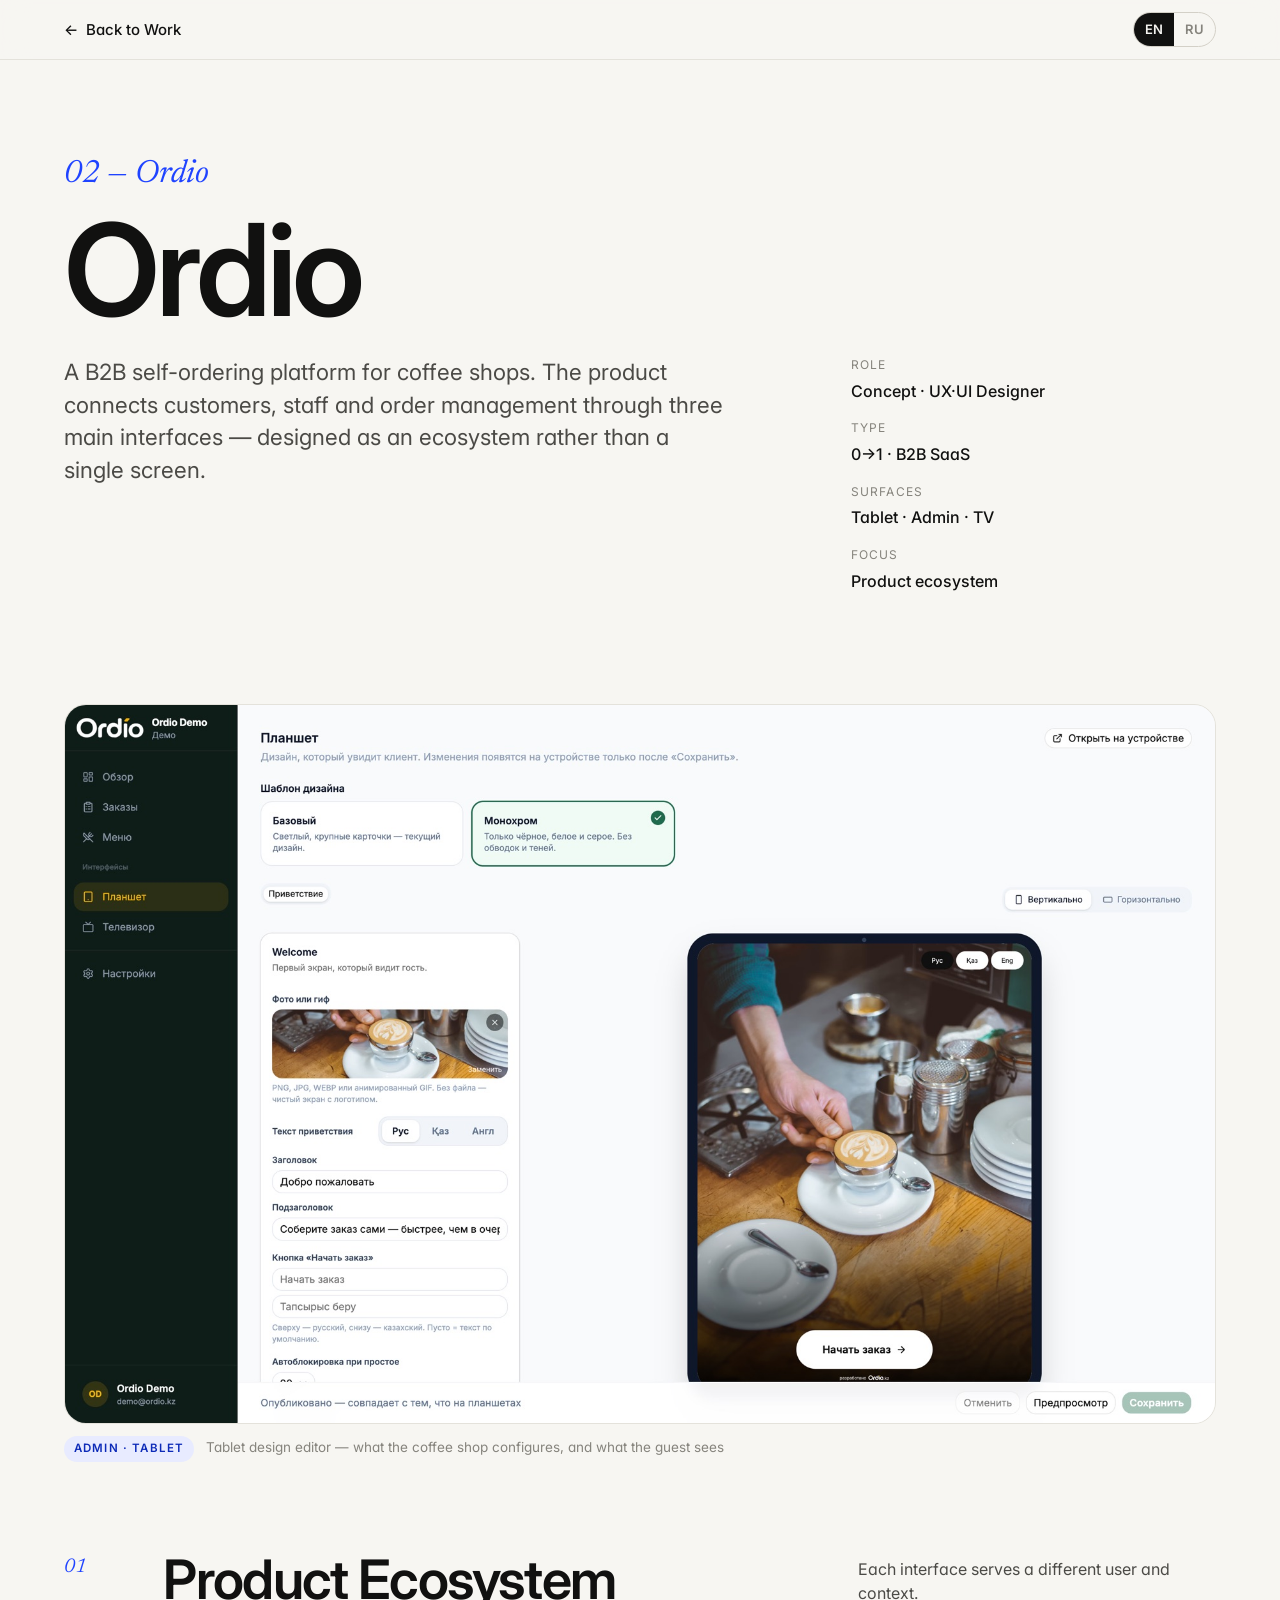
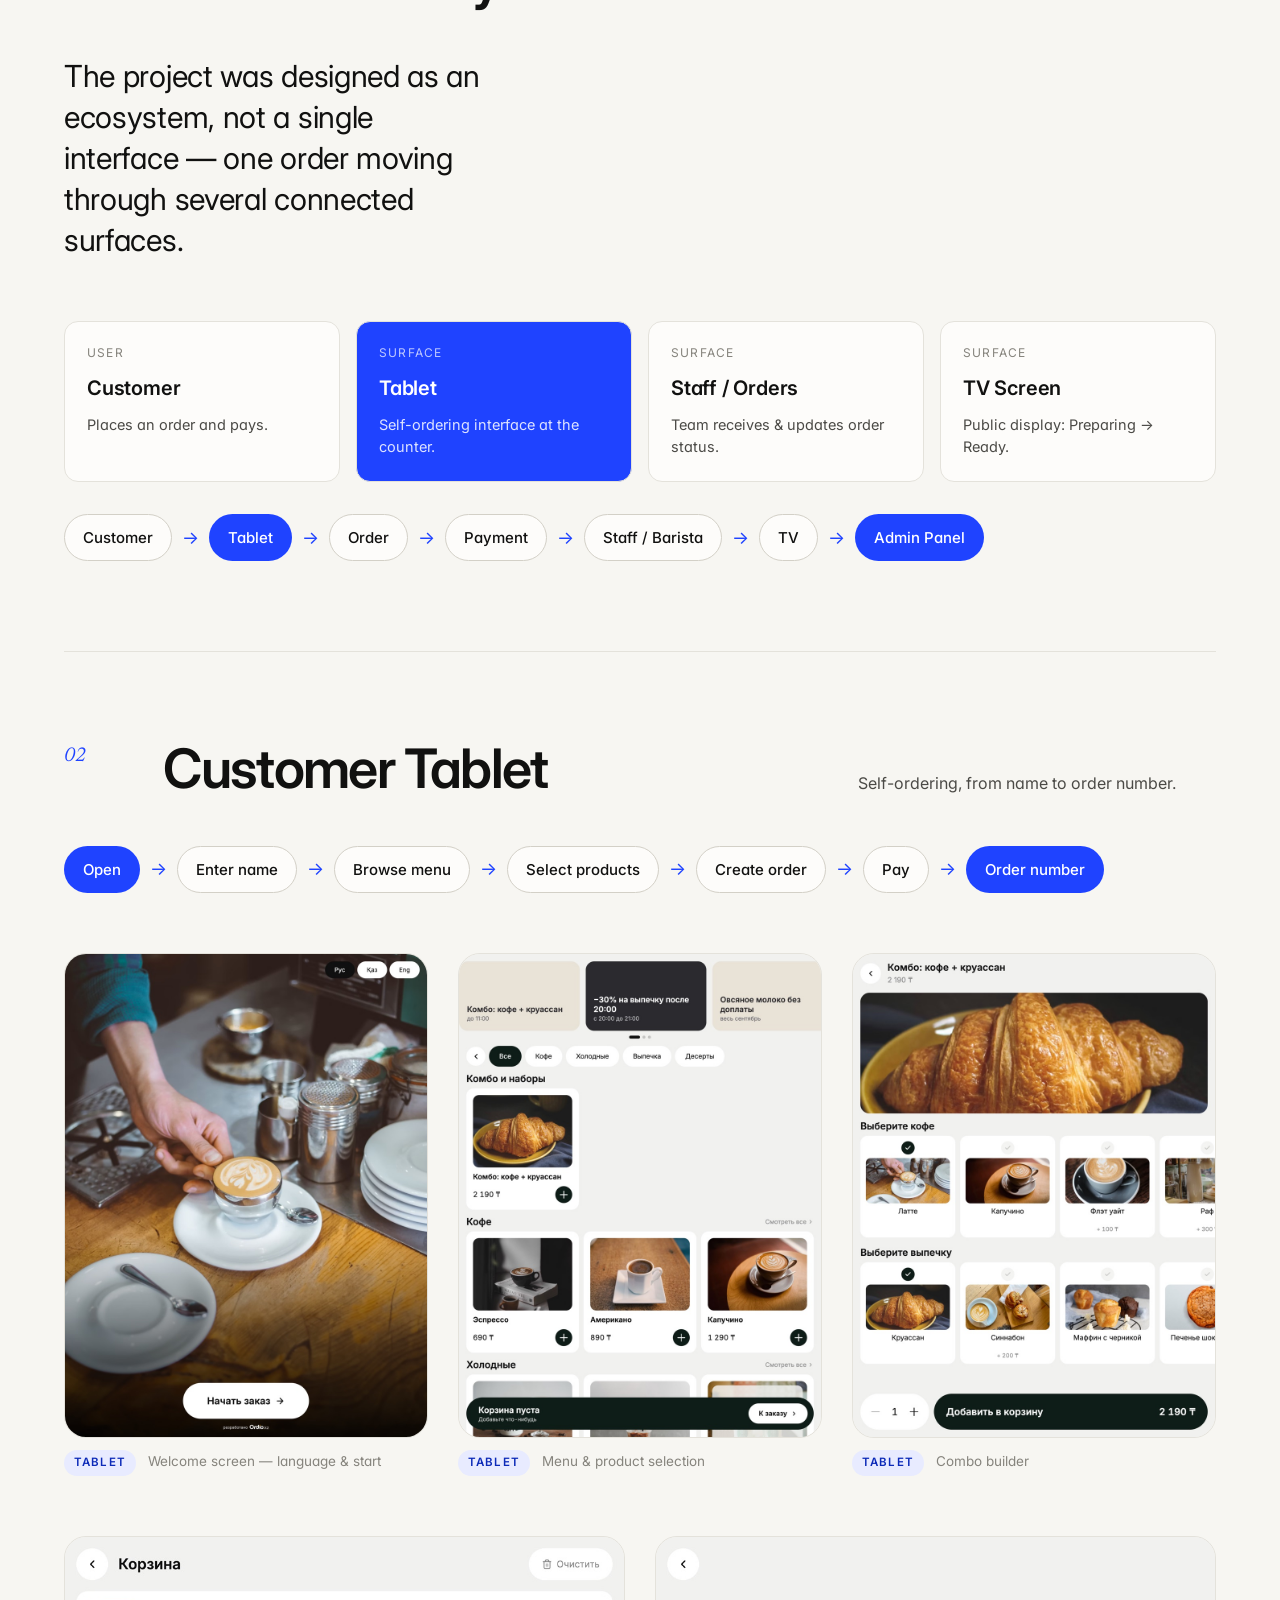
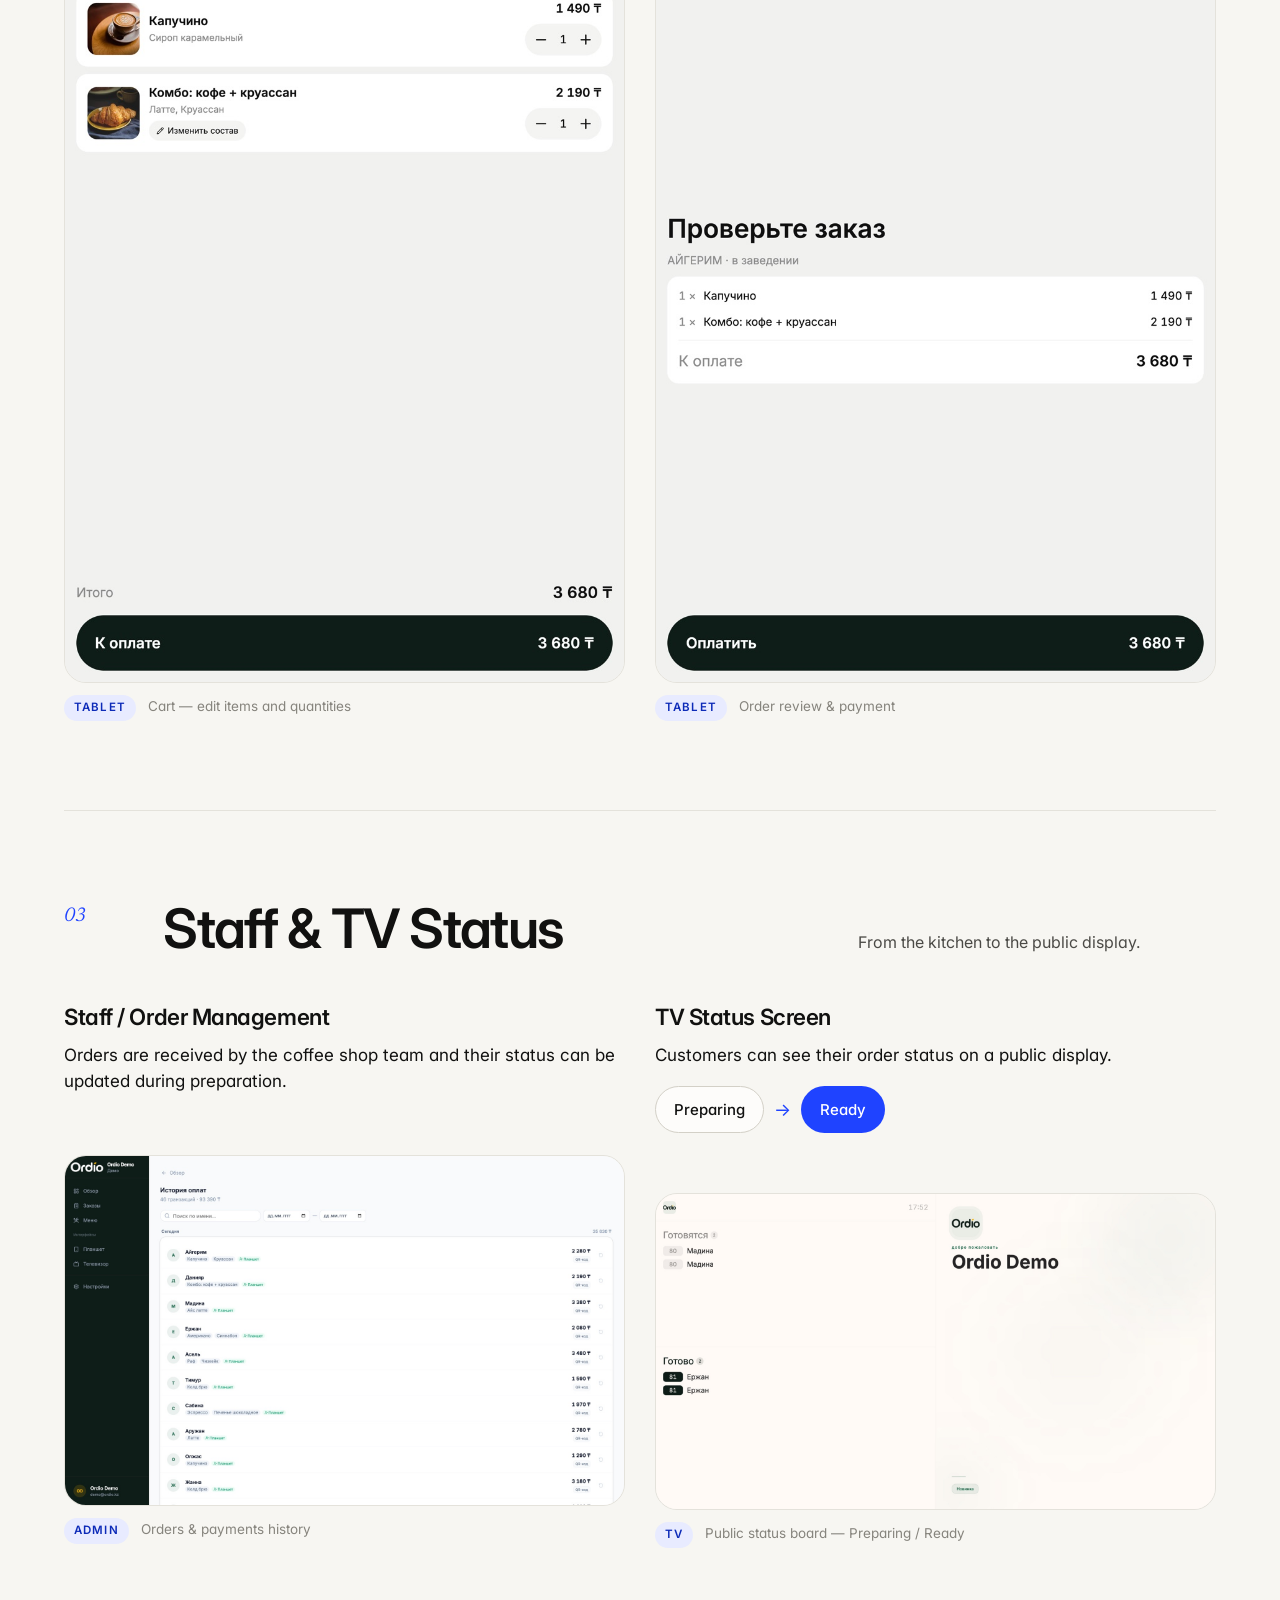
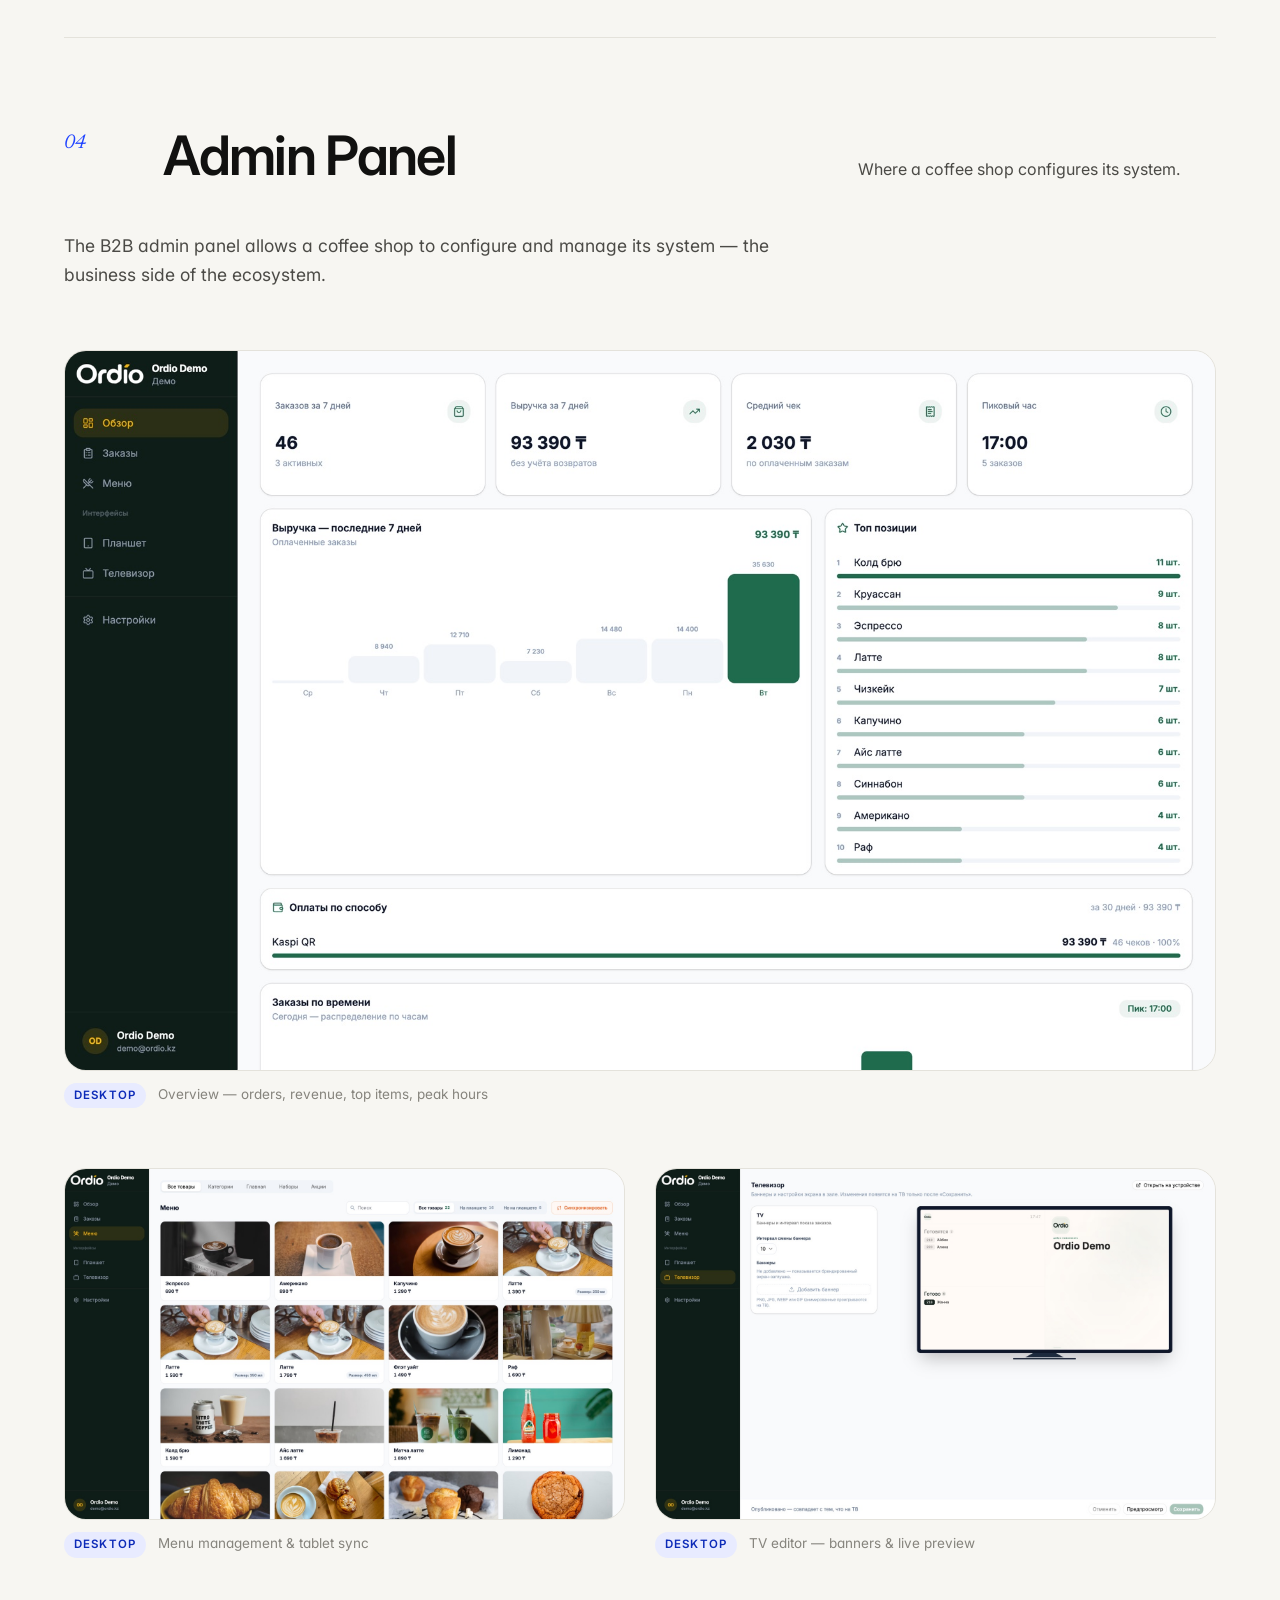
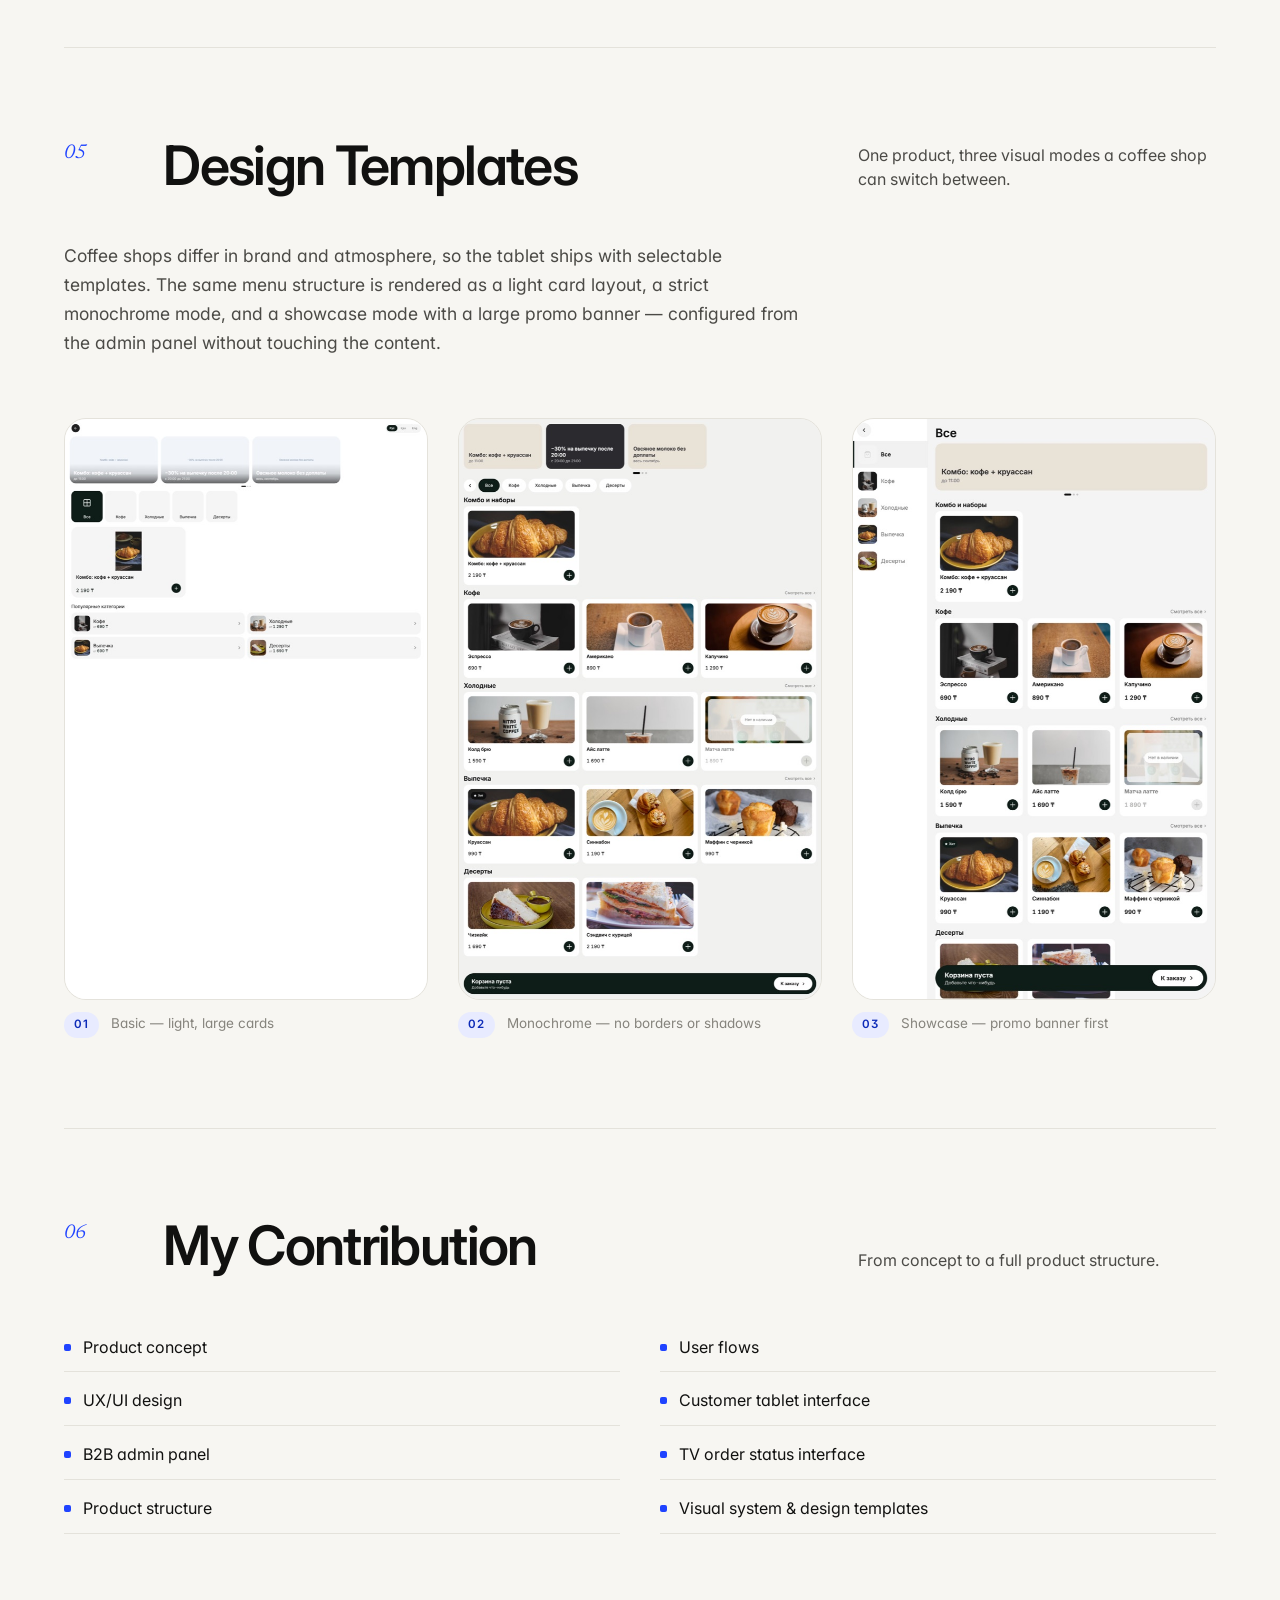
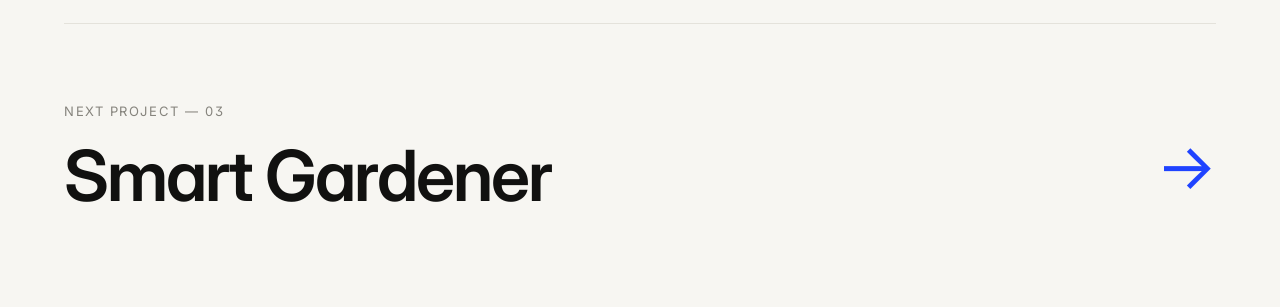
<file: work/ordio.html>
<!doctype html>
<html lang="en" data-lang="en">
<head>
<meta charset="utf-8" />
<meta name="viewport" content="width=device-width, initial-scale=1" />
<title>Ordio — Case Study · Zhaina Kabdyzhan</title>
<meta name="description" content="Ordio — a 0→1 B2B self-ordering platform for coffee shops, designed as an ecosystem of customer tablet, staff order management, TV status screen and admin panel." />
<meta name="theme-color" content="#f7f6f2" />
<link rel="preconnect" href="https://fonts.googleapis.com" />
<link rel="preconnect" href="https://fonts.gstatic.com" crossorigin />
<link href="https://fonts.googleapis.com/css2?family=Inter:opsz,wght@14..32,400;14..32,500;14..32,600;14..32,700&family=Newsreader:ital,opsz,wght@1,6..72,400;1,6..72,500&display=swap" rel="stylesheet" />
<link rel="stylesheet" href="../assets/css/styles.css?v=3" />
<link rel="icon" href="data:image/svg+xml,%3Csvg xmlns='http://www.w3.org/2000/svg' viewBox='0 0 100 100'%3E%3Crect width='100' height='100' rx='22' fill='%23111110'/%3E%3Ctext x='50' y='68' font-family='Inter,sans-serif' font-size='58' font-weight='600' fill='%231f43ff' text-anchor='middle'%3EZ%3C/text%3E%3C/svg%3E" />
</head>
<body>
<div class="progress" id="progress"></div>

<div class="cs-back">
  <div class="wrap">
    <a class="back" href="../index.html#work"><span class="arrow">←</span> <span lang="en">Back to Work</span><span lang="ru">К работам</span></a>
    <div class="lang" role="group" aria-label="Language">
      <button data-set-lang="en" class="active" aria-pressed="true">EN</button>
      <button data-set-lang="ru" aria-pressed="false">RU</button>
    </div>
  </div>
</div>

<main class="wrap">
  <header class="cs-hero">
    <div class="grid12" style="row-gap:0">
      <div class="index reveal">02 — Ordio</div>
      <h1 class="reveal d1">Ordio</h1>
      <p class="desc reveal d2">
        <span lang="en">A B2B self-ordering platform for coffee shops. The product connects customers, staff and order management through three main interfaces — designed as an ecosystem rather than a single screen.</span>
        <span lang="ru">B2B-платформа самообслуживания для кофеен. Продукт связывает клиентов, персонал и управление заказами через три основных интерфейса — спроектирован как экосистема, а не отдельный экран.</span>
      </p>
      <div class="facts reveal d3">
        <div class="fact"><div class="k"><span lang="en">Role</span><span lang="ru">Роль</span></div><div class="v"><span lang="en">Concept · UX·UI Designer</span><span lang="ru">Концепт · UX·UI дизайнер</span></div></div>
        <div class="fact"><div class="k"><span lang="en">Type</span><span lang="ru">Тип</span></div><div class="v">0→1 · B2B SaaS</div></div>
        <div class="fact"><div class="k"><span lang="en">Surfaces</span><span lang="ru">Поверхности</span></div><div class="v">Tablet · Admin · TV</div></div>
        <div class="fact"><div class="k"><span lang="en">Focus</span><span lang="ru">Фокус</span></div><div class="v"><span lang="en">Product ecosystem</span><span lang="ru">Продуктовая экосистема</span></div></div>
      </div>
    </div>
  </header>

  <div class="cs-cover reveal">
    <div class="figure">
      <div class="frame"><img src="../assets/img/ordio/cover.jpg" alt="Ordio admin panel — tablet design editor with live preview of the customer welcome screen" loading="lazy" /></div>
      <div class="cap"><span class="pill">Admin · Tablet</span> <span><span lang="en">Tablet design editor — what the coffee shop configures, and what the guest sees</span><span lang="ru">Редактор дизайна планшета — что настраивает кофейня и что видит гость</span></span></div>
    </div>
  </div>
</main>

<div class="wrap">

  <!-- PRODUCT ECOSYSTEM -->
  <section class="cs-section">
    <div class="cs-h">
      <span class="tag-n">01</span>
      <h2 class="reveal"><span lang="en">Product Ecosystem</span><span lang="ru">Продуктовая экосистема</span></h2>
      <p class="sub reveal d1"><span lang="en">Each interface serves a different user and context.</span><span lang="ru">Каждый интерфейс — под своего пользователя и контекст.</span></p>
    </div>

    <div class="prose reveal d1">
      <p class="big" lang="en">The project was designed as an ecosystem, not a single interface — one order moving through several connected surfaces.</p>
      <p class="big" lang="ru">Проект спроектирован как экосистема, а не отдельный интерфейс — один заказ проходит через несколько связанных поверхностей.</p>
    </div>

    <!-- ecosystem diagram -->
    <div class="eco reveal d1 mt-l">
      <div class="eco-card" style="grid-column:span 3"><span class="role"><span lang="en">User</span><span lang="ru">Пользователь</span></span><span class="name"><span lang="en">Customer</span><span lang="ru">Клиент</span></span><p><span lang="en">Places an order and pays.</span><span lang="ru">Оформляет заказ и оплачивает.</span></p></div>
      <div class="eco-card hub" style="grid-column:span 3"><span class="role"><span lang="en">Surface</span><span lang="ru">Поверхность</span></span><span class="name">Tablet</span><p><span lang="en">Self-ordering interface at the counter.</span><span lang="ru">Интерфейс самообслуживания на кассе.</span></p></div>
      <div class="eco-card" style="grid-column:span 3"><span class="role"><span lang="en">Surface</span><span lang="ru">Поверхность</span></span><span class="name"><span lang="en">Staff / Orders</span><span lang="ru">Персонал / Заказы</span></span><p><span lang="en">Team receives &amp; updates order status.</span><span lang="ru">Команда принимает и обновляет статус.</span></p></div>
      <div class="eco-card" style="grid-column:span 3"><span class="role"><span lang="en">Surface</span><span lang="ru">Поверхность</span></span><span class="name">TV Screen</span><p><span lang="en">Public display: Preparing → Ready.</span><span lang="ru">Публичный экран: Готовим → Готово.</span></p></div>
    </div>
    <div class="mt-m reveal d1">
      <div class="flow">
        <span class="node"><span lang="en">Customer</span><span lang="ru">Клиент</span></span><span class="sep">→</span>
        <span class="node accent">Tablet</span><span class="sep">→</span>
        <span class="node"><span lang="en">Order</span><span lang="ru">Заказ</span></span><span class="sep">→</span>
        <span class="node"><span lang="en">Payment</span><span lang="ru">Оплата</span></span><span class="sep">→</span>
        <span class="node"><span lang="en">Staff / Barista</span><span lang="ru">Персонал / Бариста</span></span><span class="sep">→</span>
        <span class="node">TV</span><span class="sep">→</span>
        <span class="node accent">Admin Panel</span>
      </div>
    </div>
  </section>

  <!-- CUSTOMER TABLET -->
  <section class="cs-section">
    <div class="cs-h">
      <span class="tag-n">02</span>
      <h2 class="reveal"><span lang="en">Customer Tablet</span><span lang="ru">Планшет клиента</span></h2>
      <p class="sub reveal d1"><span lang="en">Self-ordering, from name to order number.</span><span lang="ru">Самообслуживание — от имени до номера заказа.</span></p>
    </div>
    <div class="reveal d1">
      <div class="flow">
        <span class="node accent"><span lang="en">Open</span><span lang="ru">Открыть</span></span><span class="sep">→</span>
        <span class="node"><span lang="en">Enter name</span><span lang="ru">Ввести имя</span></span><span class="sep">→</span>
        <span class="node"><span lang="en">Browse menu</span><span lang="ru">Меню</span></span><span class="sep">→</span>
        <span class="node"><span lang="en">Select products</span><span lang="ru">Выбор товаров</span></span><span class="sep">→</span>
        <span class="node"><span lang="en">Create order</span><span lang="ru">Создать заказ</span></span><span class="sep">→</span>
        <span class="node"><span lang="en">Pay</span><span lang="ru">Оплата</span></span><span class="sep">→</span>
        <span class="node accent"><span lang="en">Order number</span><span lang="ru">Номер заказа</span></span>
      </div>
    </div>
    <div class="cs-cols-3 mt-l">
      <div class="figure reveal"><div class="frame"><img src="../assets/img/ordio/tablet-welcome.jpg" alt="Ordio tablet — welcome screen with language switch and Start order button" loading="lazy" /></div><div class="cap"><span class="pill">Tablet</span> <span><span lang="en">Welcome screen — language &amp; start</span><span lang="ru">Приветствие — язык и старт</span></span></div></div>
      <div class="figure reveal d1"><div class="frame"><img src="../assets/img/ordio/tablet-menu.jpg" alt="Ordio tablet — menu with categories, promo banner and product cards" loading="lazy" /></div><div class="cap"><span class="pill">Tablet</span> <span><span lang="en">Menu &amp; product selection</span><span lang="ru">Меню и выбор товаров</span></span></div></div>
      <div class="figure reveal d2"><div class="frame"><img src="../assets/img/ordio/tablet-combo.jpg" alt="Ordio tablet — combo builder" loading="lazy" /></div><div class="cap"><span class="pill">Tablet</span> <span><span lang="en">Combo builder</span><span lang="ru">Конструктор комбо</span></span></div></div>
    </div>
    <div class="cs-cols-2 mt-l">
      <div class="figure reveal"><div class="frame"><img src="../assets/img/ordio/tablet-cart.jpg" alt="Ordio tablet — cart with quantity controls and total" loading="lazy" /></div><div class="cap"><span class="pill">Tablet</span> <span><span lang="en">Cart — edit items and quantities</span><span lang="ru">Корзина — состав и количество</span></span></div></div>
      <div class="figure reveal d1"><div class="frame"><img src="../assets/img/ordio/tablet-payment.jpg" alt="Ordio tablet — order review and payment step" loading="lazy" /></div><div class="cap"><span class="pill">Tablet</span> <span><span lang="en">Order review &amp; payment</span><span lang="ru">Проверка заказа и оплата</span></span></div></div>
    </div>
  </section>

  <!-- STAFF + TV -->
  <section class="cs-section">
    <div class="cs-h">
      <span class="tag-n">03</span>
      <h2 class="reveal"><span lang="en">Staff &amp; TV Status</span><span lang="ru">Персонал и TV-статус</span></h2>
      <p class="sub reveal d1"><span lang="en">From the kitchen to the public display.</span><span lang="ru">От кухни до публичного экрана.</span></p>
    </div>
    <div class="cs-cols-2">
      <div class="reveal d1">
        <h3 style="font-size:1.4rem;margin-bottom:12px"><span lang="en">Staff / Order Management</span><span lang="ru">Персонал / Управление заказами</span></h3>
        <p class="prose" lang="en" style="max-width:none">Orders are received by the coffee shop team and their status can be updated during preparation.</p>
        <p class="prose" lang="ru" style="max-width:none">Заказы поступают команде кофейни, и их статус можно обновлять во время приготовления.</p>
        <div class="figure mt-l"><div class="frame"><img src="../assets/img/ordio/admin-payments.jpg" alt="Ordio admin — orders and payments history with customer names, items and amounts" loading="lazy" /></div><div class="cap"><span class="pill">Admin</span> <span><span lang="en">Orders &amp; payments history</span><span lang="ru">История заказов и оплат</span></span></div></div>
      </div>
      <div class="reveal d2">
        <h3 style="font-size:1.4rem;margin-bottom:12px"><span lang="en">TV Status Screen</span><span lang="ru">TV-экран статусов</span></h3>
        <p class="prose" lang="en" style="max-width:none">Customers can see their order status on a public display.</p>
        <p class="prose" lang="ru" style="max-width:none">Клиенты видят статус своего заказа на публичном экране.</p>
        <div class="flow mt-s"><span class="node"><span lang="en">Preparing</span><span lang="ru">Готовим</span></span><span class="sep">→</span><span class="node accent"><span lang="en">Ready</span><span lang="ru">Готово</span></span></div>
        <div class="figure mt-l"><div class="frame"><img src="../assets/img/ordio/tv.jpg" alt="Ordio TV status screen — Preparing and Ready columns with order numbers and names" loading="lazy" /></div><div class="cap"><span class="pill">TV</span> <span><span lang="en">Public status board — Preparing / Ready</span><span lang="ru">Публичное табло — Готовятся / Готово</span></span></div></div>
      </div>
    </div>
  </section>

  <!-- ADMIN PANEL -->
  <section class="cs-section">
    <div class="cs-h">
      <span class="tag-n">04</span>
      <h2 class="reveal"><span lang="en">Admin Panel</span><span lang="ru">Админ-панель</span></h2>
      <p class="sub reveal d1"><span lang="en">Where a coffee shop configures its system.</span><span lang="ru">Где кофейня настраивает свою систему.</span></p>
    </div>
    <div class="prose reveal d1">
      <p lang="en">The B2B admin panel allows a coffee shop to configure and manage its system — the business side of the ecosystem.</p>
      <p lang="ru">B2B админ-панель позволяет кофейне настраивать систему и управлять ею — это бизнес-сторона экосистемы.</p>
    </div>
    <div class="figure mt-l reveal d1">
      <div class="frame"><img src="../assets/img/ordio/admin-overview.jpg" alt="Ordio admin — overview dashboard with 7-day orders, revenue, average check, peak hour and top items" loading="lazy" /></div>
      <div class="cap"><span class="pill">Desktop</span> <span><span lang="en">Overview — orders, revenue, top items, peak hours</span><span lang="ru">Обзор — заказы, выручка, топ позиций, пиковые часы</span></span></div>
    </div>
    <div class="cs-cols-2 mt-l">
      <div class="figure reveal"><div class="frame"><img src="../assets/img/ordio/admin-menu.jpg" alt="Ordio admin — menu management with product cards and tablet sync" loading="lazy" /></div><div class="cap"><span class="pill">Desktop</span> <span><span lang="en">Menu management &amp; tablet sync</span><span lang="ru">Управление меню и синхронизация с планшетом</span></span></div></div>
      <div class="figure reveal d1"><div class="frame"><img src="../assets/img/ordio/admin-tv-editor.jpg" alt="Ordio admin — TV screen editor with live preview" loading="lazy" /></div><div class="cap"><span class="pill">Desktop</span> <span><span lang="en">TV editor — banners &amp; live preview</span><span lang="ru">Редактор ТВ — баннеры и предпросмотр</span></span></div></div>
    </div>
  </section>

  <!-- DESIGN TEMPLATES -->
  <section class="cs-section">
    <div class="cs-h">
      <span class="tag-n">05</span>
      <h2 class="reveal"><span lang="en">Design Templates</span><span lang="ru">Шаблоны дизайна</span></h2>
      <p class="sub reveal d1"><span lang="en">One product, three visual modes a coffee shop can switch between.</span><span lang="ru">Один продукт — три визуальных режима, между которыми переключается кофейня.</span></p>
    </div>
    <div class="prose reveal d1">
      <p lang="en">Coffee shops differ in brand and atmosphere, so the tablet ships with selectable templates. The same menu structure is rendered as a light card layout, a strict monochrome mode, and a showcase mode with a large promo banner — configured from the admin panel without touching the content.</p>
      <p lang="ru">Кофейни отличаются брендом и атмосферой, поэтому планшет получил переключаемые шаблоны. Одна и та же структура меню отображается как светлые карточки, строгий монохром и «витрина» с крупным промо-баннером — переключается в админке без изменения контента.</p>
    </div>
    <div class="cs-cols-3 mt-l">
      <div class="figure reveal"><div class="frame"><img src="../assets/img/ordio/tpl-basic.jpg" alt="Ordio tablet — Basic template" loading="lazy" /></div><div class="cap"><span class="pill">01</span> <span><span lang="en">Basic — light, large cards</span><span lang="ru">Базовый — светлый, крупные карточки</span></span></div></div>
      <div class="figure reveal d1"><div class="frame"><img src="../assets/img/ordio/tpl-mono.jpg" alt="Ordio tablet — Monochrome template" loading="lazy" /></div><div class="cap"><span class="pill">02</span> <span><span lang="en">Monochrome — no borders or shadows</span><span lang="ru">Монохром — без обводок и теней</span></span></div></div>
      <div class="figure reveal d2"><div class="frame"><img src="../assets/img/ordio/tpl-showcase.jpg" alt="Ordio tablet — Showcase template with promo banner" loading="lazy" /></div><div class="cap"><span class="pill">03</span> <span><span lang="en">Showcase — promo banner first</span><span lang="ru">Витрина — промо-баннер на первом плане</span></span></div></div>
    </div>
  </section>

  <!-- MY CONTRIBUTION -->
  <section class="cs-section">
    <div class="cs-h">
      <span class="tag-n">06</span>
      <h2 class="reveal"><span lang="en">My Contribution</span><span lang="ru">Мой вклад</span></h2>
      <p class="sub reveal d1"><span lang="en">From concept to a full product structure.</span><span lang="ru">От концепта до полной структуры продукта.</span></p>
    </div>
    <ul class="check-list reveal d1">
      <li><span lang="en">Product concept</span><span lang="ru">Концепция продукта</span></li>
      <li><span lang="en">User flows</span><span lang="ru">Пользовательские сценарии</span></li>
      <li><span lang="en">UX/UI design</span><span lang="ru">UX/UI дизайн</span></li>
      <li><span lang="en">Customer tablet interface</span><span lang="ru">Интерфейс планшета клиента</span></li>
      <li><span lang="en">B2B admin panel</span><span lang="ru">B2B админ-панель</span></li>
      <li><span lang="en">TV order status interface</span><span lang="ru">TV-интерфейс статусов</span></li>
      <li><span lang="en">Product structure</span><span lang="ru">Структура продукта</span></li>
      <li><span lang="en">Visual system &amp; design templates</span><span lang="ru">Визуальная система и шаблоны дизайна</span></li>
    </ul>
  </section>

</div>

<div class="wrap">
  <div class="cs-next">
    <a href="smart-gardener.html">
      <div>
        <div class="lab"><span lang="en">Next project</span><span lang="ru">Следующий проект</span> — 03</div>
        <div class="nm">Smart Gardener</div>
      </div>
      <span class="arrow">→</span>
    </a>
  </div>
</div>

<script src="../assets/js/main.js"></script>
</body>
</html>
</file>
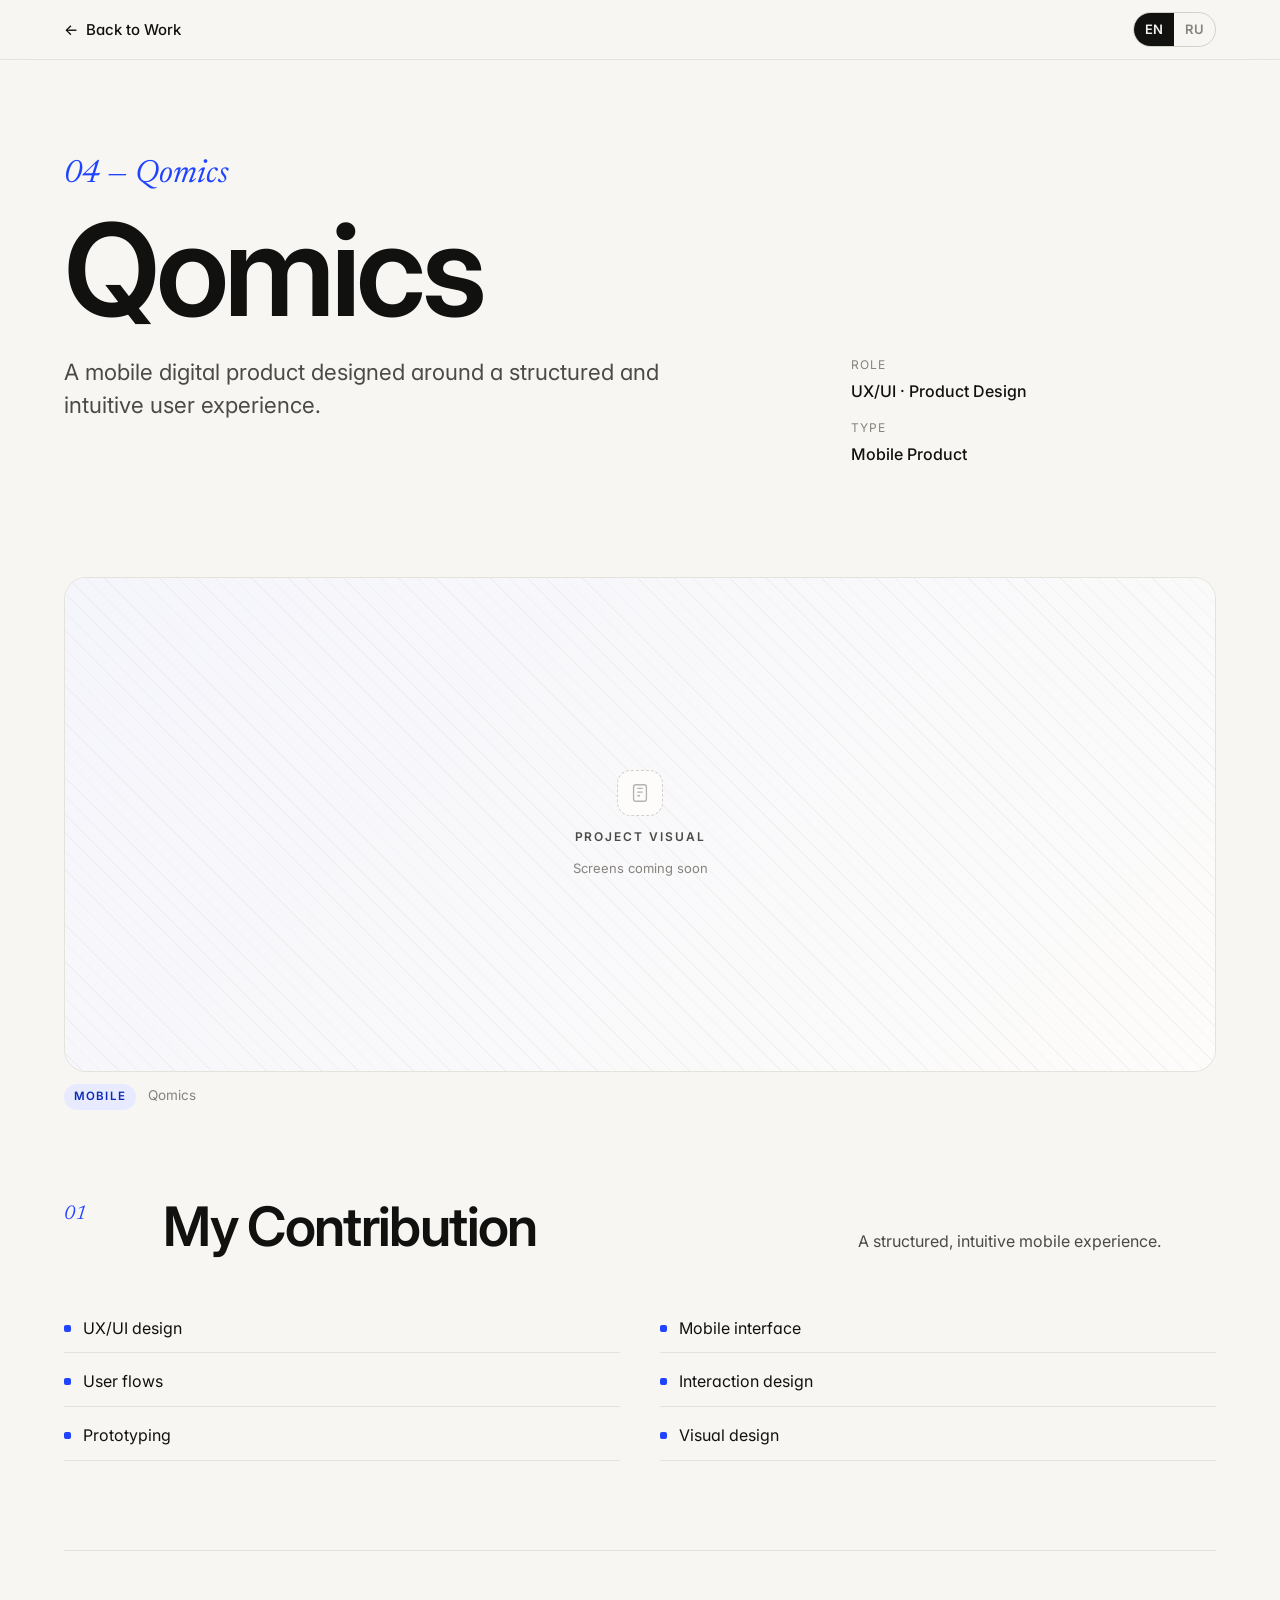
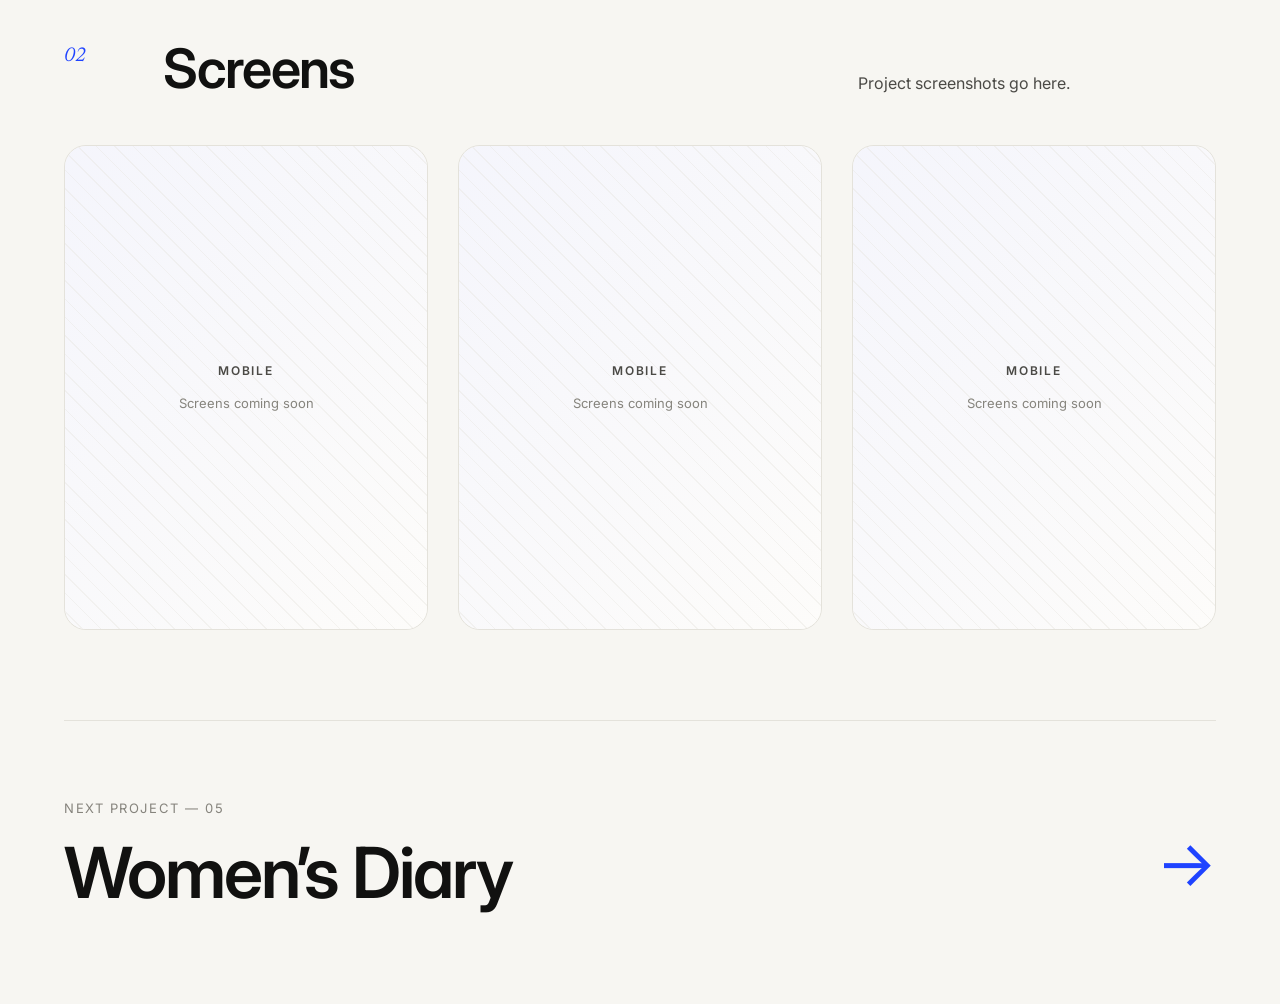
<file: work/qomics.html>
<!doctype html>
<html lang="en" data-lang="en">
<head>
<meta charset="utf-8" />
<meta name="viewport" content="width=device-width, initial-scale=1" />
<title>Qomics — Project · Zhaina Kabdyzhan</title>
<meta name="description" content="Qomics — a mobile digital product designed around a structured and intuitive user experience." />
<meta name="theme-color" content="#f7f6f2" />
<link rel="preconnect" href="https://fonts.googleapis.com" />
<link rel="preconnect" href="https://fonts.gstatic.com" crossorigin />
<link href="https://fonts.googleapis.com/css2?family=Inter:opsz,wght@14..32,400;14..32,500;14..32,600;14..32,700&family=Newsreader:ital,opsz,wght@1,6..72,400;1,6..72,500&display=swap" rel="stylesheet" />
<link rel="stylesheet" href="../assets/css/styles.css?v=3" />
<link rel="icon" href="data:image/svg+xml,%3Csvg xmlns='http://www.w3.org/2000/svg' viewBox='0 0 100 100'%3E%3Crect width='100' height='100' rx='22' fill='%23111110'/%3E%3Ctext x='50' y='68' font-family='Inter,sans-serif' font-size='58' font-weight='600' fill='%231f43ff' text-anchor='middle'%3EZ%3C/text%3E%3C/svg%3E" />
</head>
<body>
<div class="progress" id="progress"></div>
<div class="cs-back">
  <div class="wrap">
    <a class="back" href="../index.html#work"><span class="arrow">←</span> <span lang="en">Back to Work</span><span lang="ru">К работам</span></a>
    <div class="lang" role="group" aria-label="Language">
      <button data-set-lang="en" class="active" aria-pressed="true">EN</button>
      <button data-set-lang="ru" aria-pressed="false">RU</button>
    </div>
  </div>
</div>

<main class="wrap">
  <header class="cs-hero">
    <div class="grid12" style="row-gap:0">
      <div class="index reveal">04 — Qomics</div>
      <h1 class="reveal d1">Qomics</h1>
      <p class="desc reveal d2">
        <span lang="en">A mobile digital product designed around a structured and intuitive user experience.</span>
        <span lang="ru">Мобильный цифровой продукт с продуманным и интуитивным пользовательским опытом.</span>
      </p>
      <div class="facts reveal d3">
        <div class="fact"><div class="k"><span lang="en">Role</span><span lang="ru">Роль</span></div><div class="v">UX/UI · Product Design</div></div>
        <div class="fact"><div class="k"><span lang="en">Type</span><span lang="ru">Тип</span></div><div class="v"><span lang="en">Mobile Product</span><span lang="ru">Мобильный продукт</span></div></div>
      </div>
    </div>
  </header>
  <div class="cs-cover reveal">
    <div class="figure">
      <div class="frame"><div class="ph-block wide"><span class="ph-ic"><svg viewBox="0 0 24 24" fill="none" stroke="currentColor" stroke-width="1.5"><rect x="5" y="3" width="14" height="18" rx="2.5"/><path d="M9 7h6M9 11h6M9 15h3"/></svg></span><span class="ph-label">Project Visual</span><span class="ph-sub"><span lang="en">Screens coming soon</span><span lang="ru">Экраны скоро появятся</span></span></div></div>
      <div class="cap"><span class="pill">Mobile</span> Qomics</div>
    </div>
  </div>
</main>

<div class="wrap">
  <section class="cs-section">
    <div class="cs-h">
      <span class="tag-n">01</span>
      <h2 class="reveal"><span lang="en">My Contribution</span><span lang="ru">Мой вклад</span></h2>
      <p class="sub reveal d1"><span lang="en">A structured, intuitive mobile experience.</span><span lang="ru">Структурный и интуитивный мобильный опыт.</span></p>
    </div>
    <ul class="check-list reveal d1">
      <li><span lang="en">UX/UI design</span><span lang="ru">UX/UI дизайн</span></li>
      <li><span lang="en">Mobile interface</span><span lang="ru">Мобильный интерфейс</span></li>
      <li><span lang="en">User flows</span><span lang="ru">Пользовательские сценарии</span></li>
      <li><span lang="en">Interaction design</span><span lang="ru">Дизайн взаимодействия</span></li>
      <li><span lang="en">Prototyping</span><span lang="ru">Прототипирование</span></li>
      <li><span lang="en">Visual design</span><span lang="ru">Визуальный дизайн</span></li>
    </ul>
  </section>

  <section class="cs-section">
    <div class="cs-h">
      <span class="tag-n">02</span>
      <h2 class="reveal"><span lang="en">Screens</span><span lang="ru">Экраны</span></h2>
      <p class="sub reveal d1"><span lang="en">Project screenshots go here.</span><span lang="ru">Здесь размещаются скриншоты.</span></p>
    </div>
    <div class="cs-cols-3 reveal d1">
      <div class="figure"><div class="frame"><div class="ph-block tall"><span class="ph-label">Mobile</span><span class="ph-sub"><span lang="en">Screens coming soon</span><span lang="ru">Экраны скоро появятся</span></span></div></div></div>
      <div class="figure"><div class="frame"><div class="ph-block tall"><span class="ph-label">Mobile</span><span class="ph-sub"><span lang="en">Screens coming soon</span><span lang="ru">Экраны скоро появятся</span></span></div></div></div>
      <div class="figure"><div class="frame"><div class="ph-block tall"><span class="ph-label">Mobile</span><span class="ph-sub"><span lang="en">Screens coming soon</span><span lang="ru">Экраны скоро появятся</span></span></div></div></div>
    </div>
  </section>
</div>

<div class="wrap">
  <div class="cs-next">
    <a href="womens-diary.html">
      <div><div class="lab"><span lang="en">Next project</span><span lang="ru">Следующий проект</span> — 05</div><div class="nm">Women’s Diary</div></div>
      <span class="arrow">→</span>
    </a>
  </div>
</div>
<script src="../assets/js/main.js"></script>
</body>
</html>
</file>
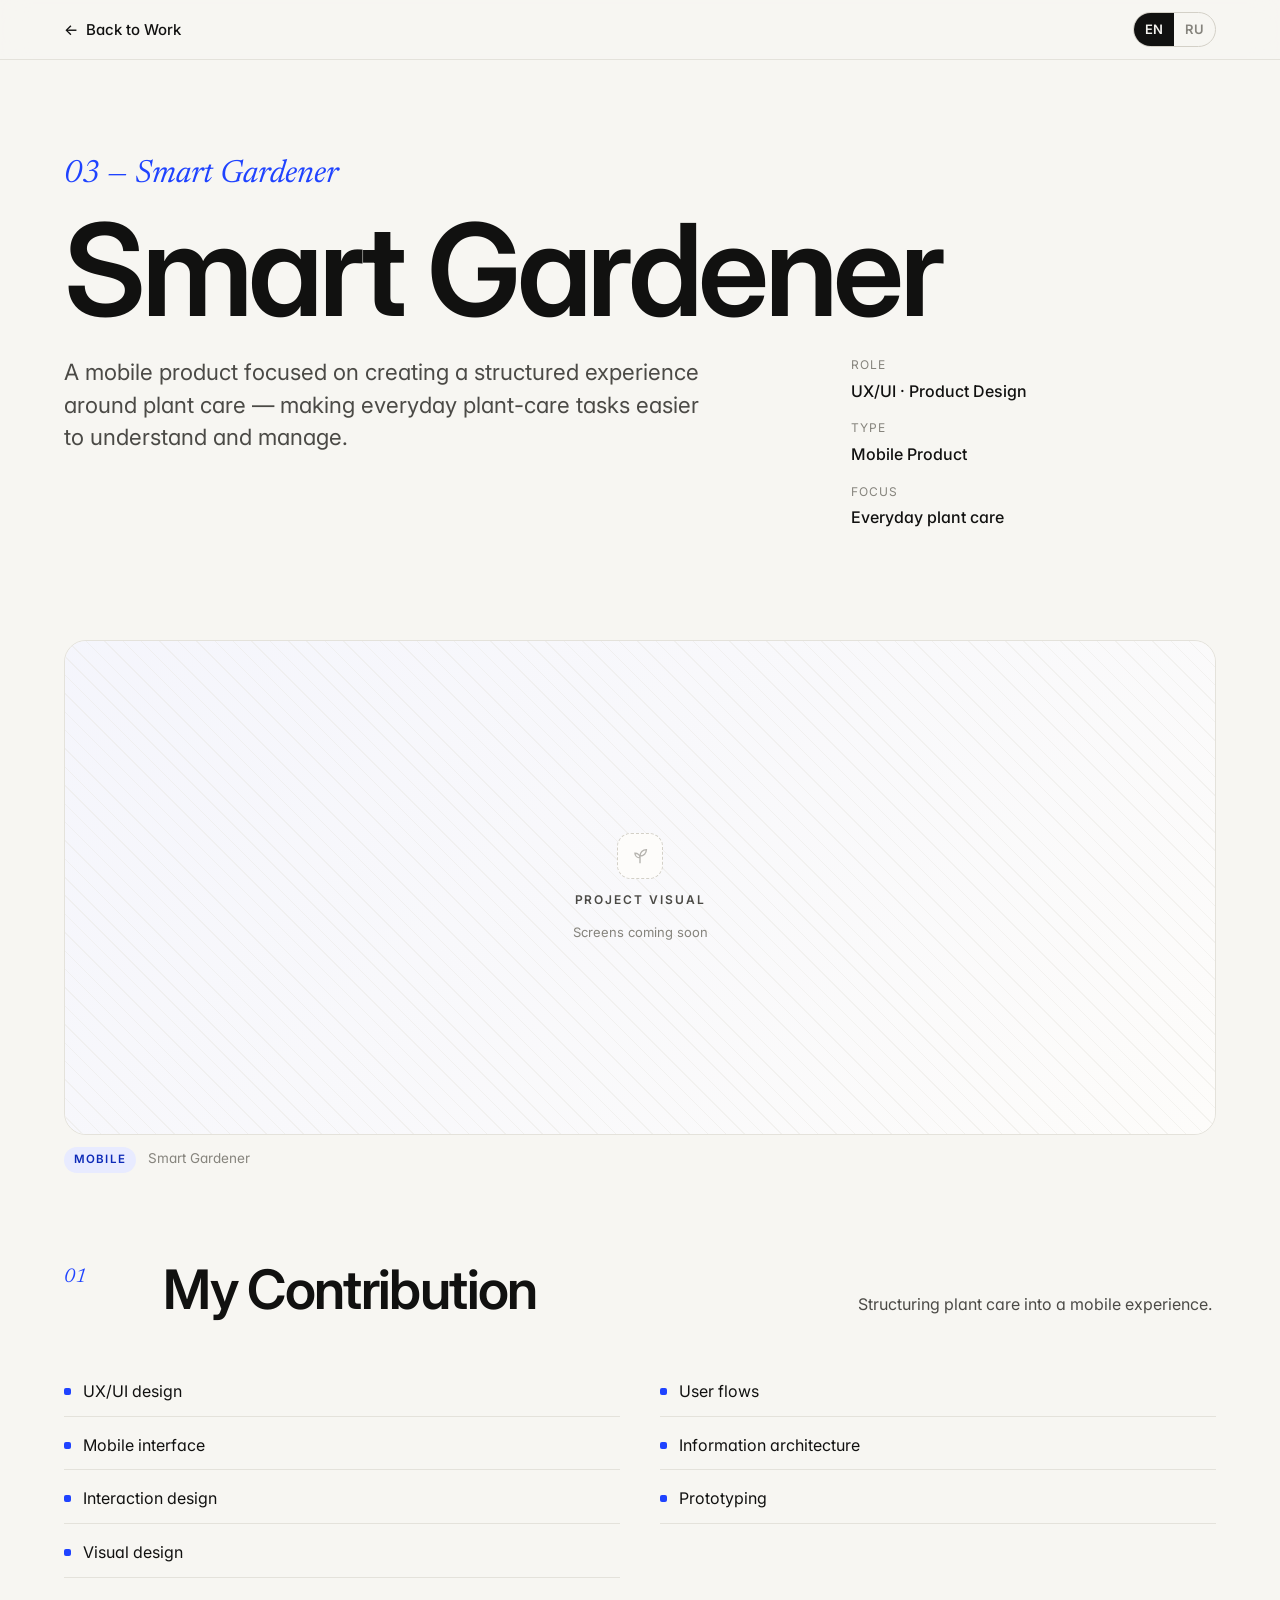
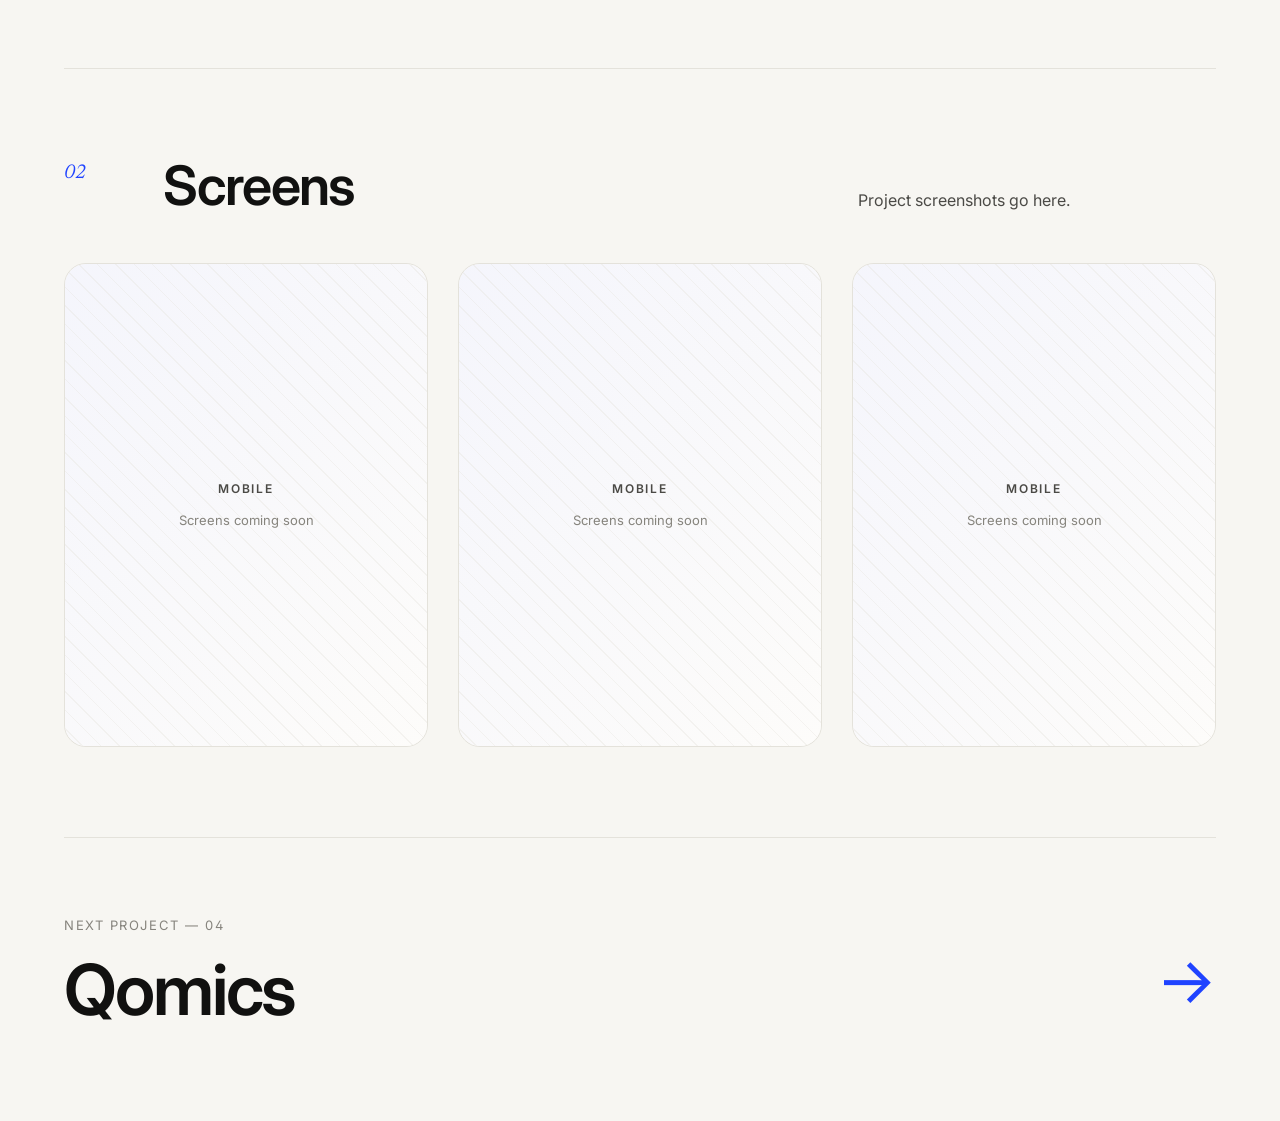
<file: work/smart-gardener.html>
<!doctype html>
<html lang="en" data-lang="en">
<head>
<meta charset="utf-8" />
<meta name="viewport" content="width=device-width, initial-scale=1" />
<title>Smart Gardener — Project · Zhaina Kabdyzhan</title>
<meta name="description" content="Smart Gardener — a mobile product creating a structured experience around plant care." />
<meta name="theme-color" content="#f7f6f2" />
<link rel="preconnect" href="https://fonts.googleapis.com" />
<link rel="preconnect" href="https://fonts.gstatic.com" crossorigin />
<link href="https://fonts.googleapis.com/css2?family=Inter:opsz,wght@14..32,400;14..32,500;14..32,600;14..32,700&family=Newsreader:ital,opsz,wght@1,6..72,400;1,6..72,500&display=swap" rel="stylesheet" />
<link rel="stylesheet" href="../assets/css/styles.css?v=3" />
<link rel="icon" href="data:image/svg+xml,%3Csvg xmlns='http://www.w3.org/2000/svg' viewBox='0 0 100 100'%3E%3Crect width='100' height='100' rx='22' fill='%23111110'/%3E%3Ctext x='50' y='68' font-family='Inter,sans-serif' font-size='58' font-weight='600' fill='%231f43ff' text-anchor='middle'%3EZ%3C/text%3E%3C/svg%3E" />
</head>
<body>
<div class="progress" id="progress"></div>
<div class="cs-back">
  <div class="wrap">
    <a class="back" href="../index.html#work"><span class="arrow">←</span> <span lang="en">Back to Work</span><span lang="ru">К работам</span></a>
    <div class="lang" role="group" aria-label="Language">
      <button data-set-lang="en" class="active" aria-pressed="true">EN</button>
      <button data-set-lang="ru" aria-pressed="false">RU</button>
    </div>
  </div>
</div>

<main class="wrap">
  <header class="cs-hero">
    <div class="grid12" style="row-gap:0">
      <div class="index reveal">03 — Smart Gardener</div>
      <h1 class="reveal d1">Smart Gardener</h1>
      <p class="desc reveal d2">
        <span lang="en">A mobile product focused on creating a structured experience around plant care — making everyday plant-care tasks easier to understand and manage.</span>
        <span lang="ru">Мобильный продукт для структурного опыта ухода за растениями — делает ежедневные задачи по уходу понятнее и удобнее в управлении.</span>
      </p>
      <div class="facts reveal d3">
        <div class="fact"><div class="k"><span lang="en">Role</span><span lang="ru">Роль</span></div><div class="v">UX/UI · Product Design</div></div>
        <div class="fact"><div class="k"><span lang="en">Type</span><span lang="ru">Тип</span></div><div class="v"><span lang="en">Mobile Product</span><span lang="ru">Мобильный продукт</span></div></div>
        <div class="fact"><div class="k"><span lang="en">Focus</span><span lang="ru">Фокус</span></div><div class="v"><span lang="en">Everyday plant care</span><span lang="ru">Ежедневный уход</span></div></div>
      </div>
    </div>
  </header>
  <div class="cs-cover reveal">
    <div class="figure">
      <div class="frame"><div class="ph-block wide"><span class="ph-ic"><svg viewBox="0 0 24 24" fill="none" stroke="currentColor" stroke-width="1.5"><path d="M12 20v-8M12 12c0-4 3-7 7-7 0 4-3 7-7 7Zm0 2c0-3-2.5-5-5.5-5 0 3 2.5 5 5.5 5Z"/></svg></span><span class="ph-label">Project Visual</span><span class="ph-sub"><span lang="en">Screens coming soon</span><span lang="ru">Экраны скоро появятся</span></span></div></div>
      <div class="cap"><span class="pill">Mobile</span> Smart Gardener</div>
    </div>
  </div>
</main>

<div class="wrap">
  <section class="cs-section">
    <div class="cs-h">
      <span class="tag-n">01</span>
      <h2 class="reveal"><span lang="en">My Contribution</span><span lang="ru">Мой вклад</span></h2>
      <p class="sub reveal d1"><span lang="en">Structuring plant care into a mobile experience.</span><span lang="ru">Структурирование ухода в мобильный опыт.</span></p>
    </div>
    <ul class="check-list reveal d1">
      <li><span lang="en">UX/UI design</span><span lang="ru">UX/UI дизайн</span></li>
      <li><span lang="en">User flows</span><span lang="ru">Пользовательские сценарии</span></li>
      <li><span lang="en">Mobile interface</span><span lang="ru">Мобильный интерфейс</span></li>
      <li><span lang="en">Information architecture</span><span lang="ru">Информационная архитектура</span></li>
      <li><span lang="en">Interaction design</span><span lang="ru">Дизайн взаимодействия</span></li>
      <li><span lang="en">Prototyping</span><span lang="ru">Прототипирование</span></li>
      <li><span lang="en">Visual design</span><span lang="ru">Визуальный дизайн</span></li>
    </ul>
  </section>

  <section class="cs-section">
    <div class="cs-h">
      <span class="tag-n">02</span>
      <h2 class="reveal"><span lang="en">Screens</span><span lang="ru">Экраны</span></h2>
      <p class="sub reveal d1"><span lang="en">Project screenshots go here.</span><span lang="ru">Здесь размещаются скриншоты.</span></p>
    </div>
    <div class="cs-cols-3 reveal d1">
      <div class="figure"><div class="frame"><div class="ph-block tall"><span class="ph-label">Mobile</span><span class="ph-sub"><span lang="en">Screens coming soon</span><span lang="ru">Экраны скоро появятся</span></span></div></div></div>
      <div class="figure"><div class="frame"><div class="ph-block tall"><span class="ph-label">Mobile</span><span class="ph-sub"><span lang="en">Screens coming soon</span><span lang="ru">Экраны скоро появятся</span></span></div></div></div>
      <div class="figure"><div class="frame"><div class="ph-block tall"><span class="ph-label">Mobile</span><span class="ph-sub"><span lang="en">Screens coming soon</span><span lang="ru">Экраны скоро появятся</span></span></div></div></div>
    </div>
  </section>
</div>

<div class="wrap">
  <div class="cs-next">
    <a href="qomics.html">
      <div><div class="lab"><span lang="en">Next project</span><span lang="ru">Следующий проект</span> — 04</div><div class="nm">Qomics</div></div>
      <span class="arrow">→</span>
    </a>
  </div>
</div>
<script src="../assets/js/main.js"></script>
</body>
</html>
</file>
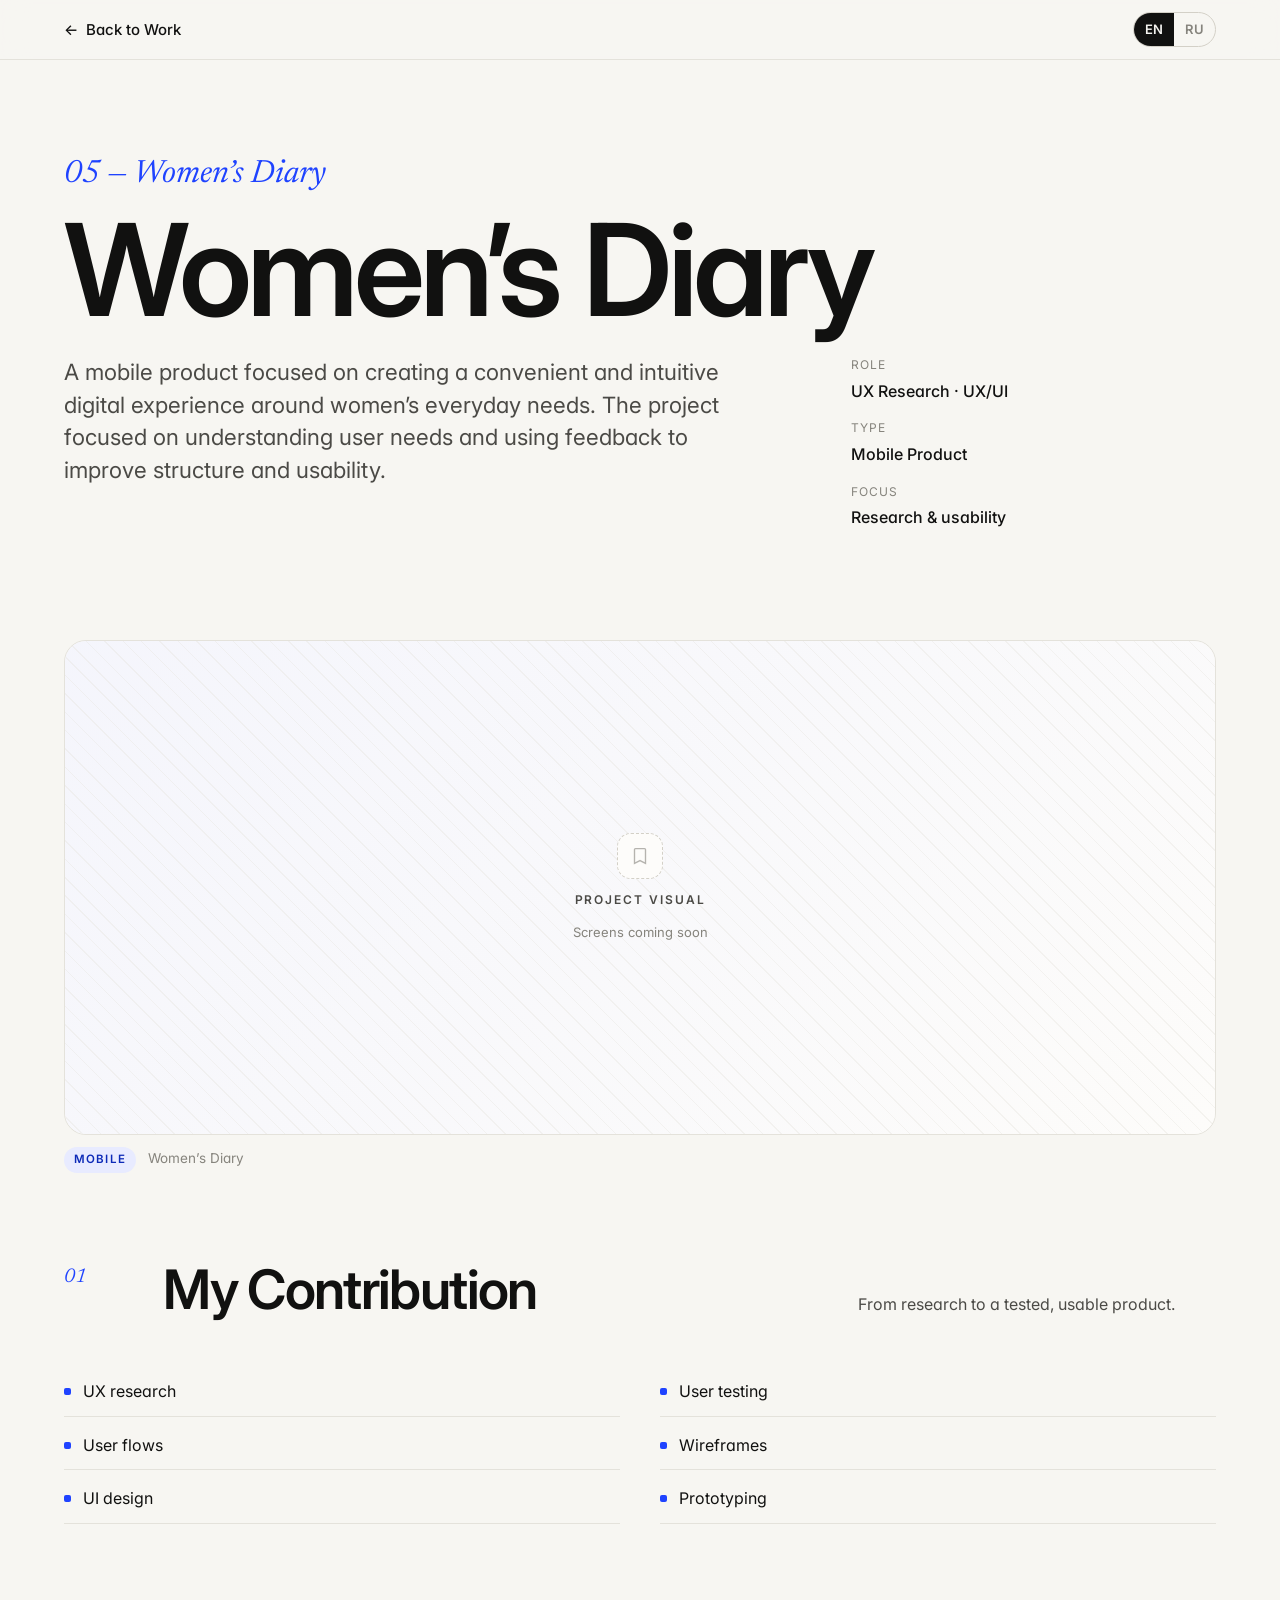
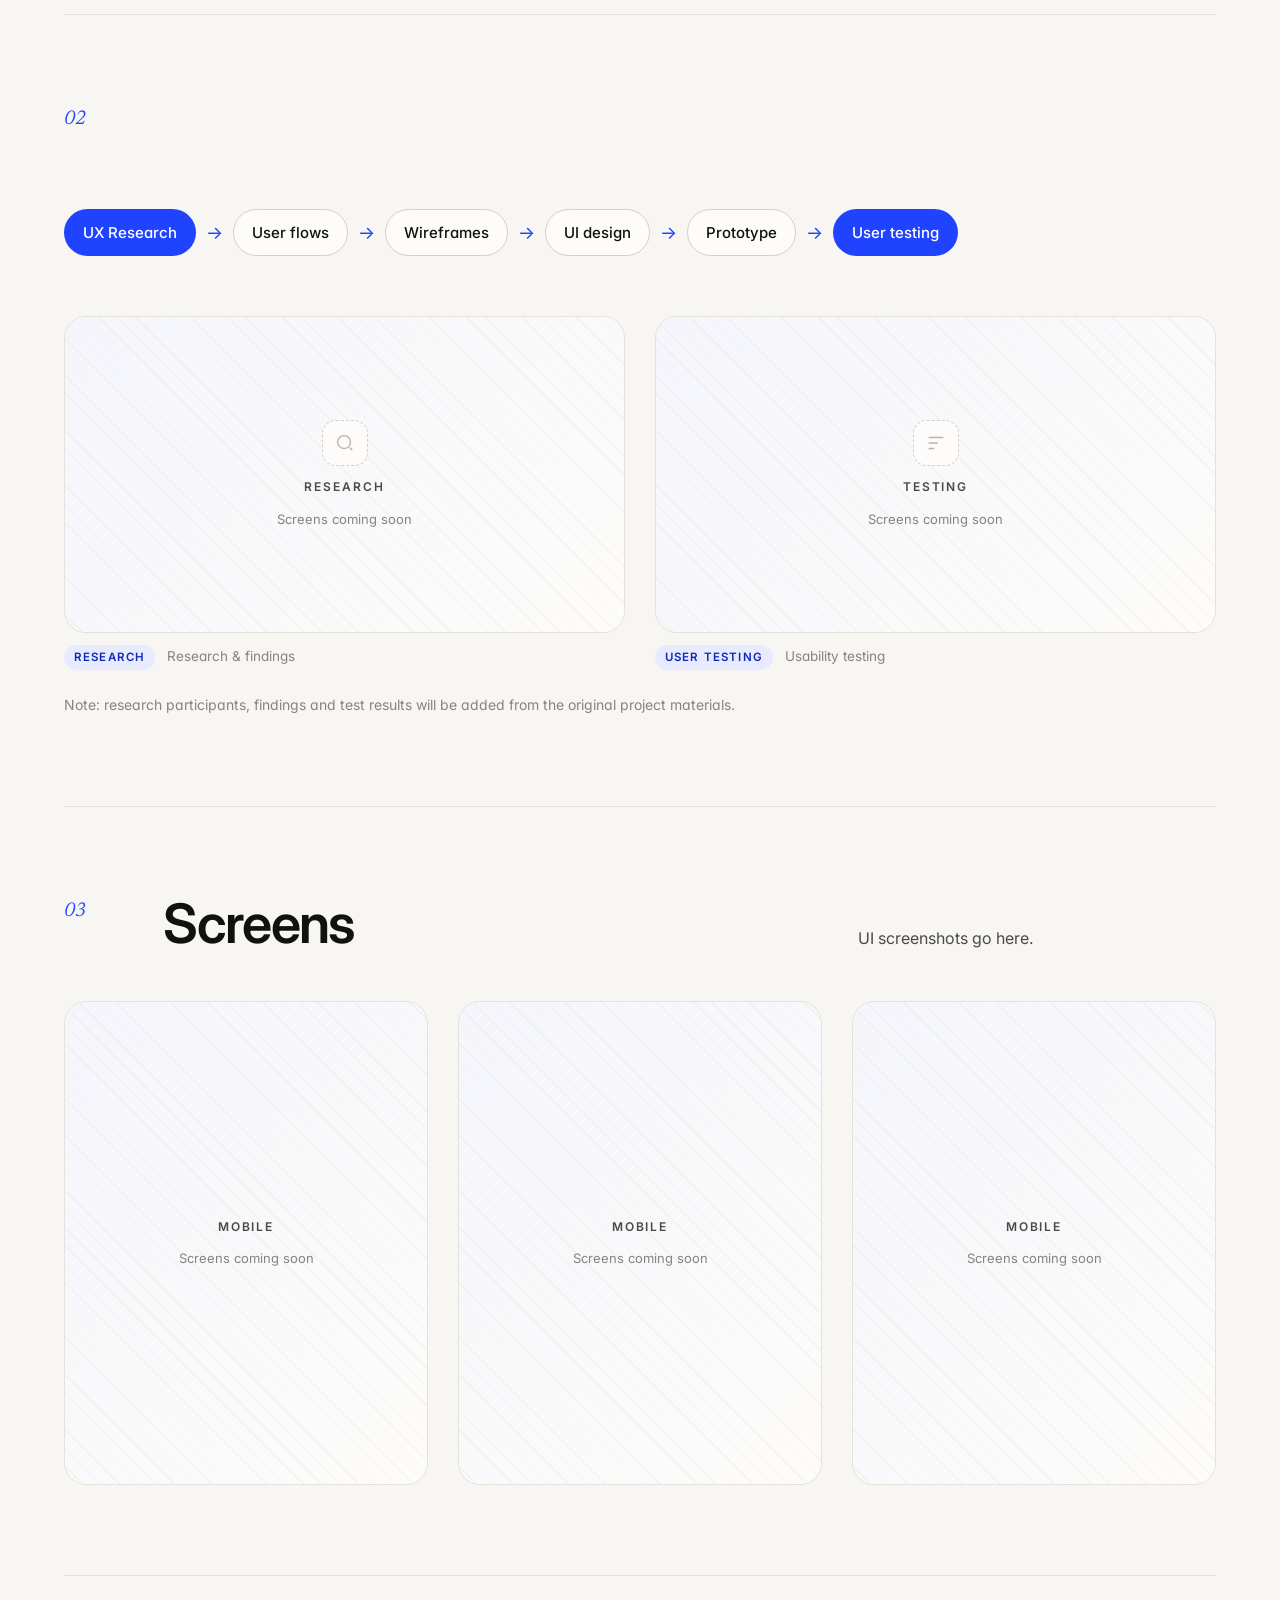
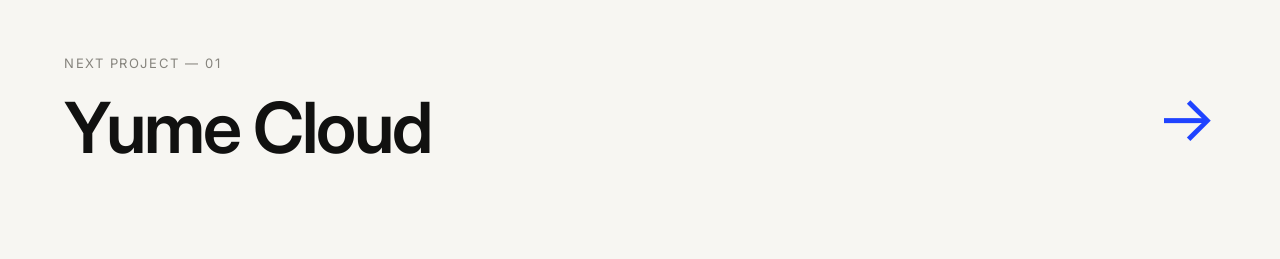
<file: work/womens-diary.html>
<!doctype html>
<html lang="en" data-lang="en">
<head>
<meta charset="utf-8" />
<meta name="viewport" content="width=device-width, initial-scale=1" />
<title>Women’s Diary — Case Study · Zhaina Kabdyzhan</title>
<meta name="description" content="Women's Diary — a mobile product focused on understanding user needs and using feedback to improve structure and usability." />
<meta name="theme-color" content="#f7f6f2" />
<link rel="preconnect" href="https://fonts.googleapis.com" />
<link rel="preconnect" href="https://fonts.gstatic.com" crossorigin />
<link href="https://fonts.googleapis.com/css2?family=Inter:opsz,wght@14..32,400;14..32,500;14..32,600;14..32,700&family=Newsreader:ital,opsz,wght@1,6..72,400;1,6..72,500&display=swap" rel="stylesheet" />
<link rel="stylesheet" href="../assets/css/styles.css?v=3" />
<link rel="icon" href="data:image/svg+xml,%3Csvg xmlns='http://www.w3.org/2000/svg' viewBox='0 0 100 100'%3E%3Crect width='100' height='100' rx='22' fill='%23111110'/%3E%3Ctext x='50' y='68' font-family='Inter,sans-serif' font-size='58' font-weight='600' fill='%231f43ff' text-anchor='middle'%3EZ%3C/text%3E%3C/svg%3E" />
</head>
<body>
<div class="progress" id="progress"></div>
<div class="cs-back">
  <div class="wrap">
    <a class="back" href="../index.html#work"><span class="arrow">←</span> <span lang="en">Back to Work</span><span lang="ru">К работам</span></a>
    <div class="lang" role="group" aria-label="Language">
      <button data-set-lang="en" class="active" aria-pressed="true">EN</button>
      <button data-set-lang="ru" aria-pressed="false">RU</button>
    </div>
  </div>
</div>

<main class="wrap">
  <header class="cs-hero">
    <div class="grid12" style="row-gap:0">
      <div class="index reveal">05 — Women’s Diary</div>
      <h1 class="reveal d1">Women’s Diary</h1>
      <p class="desc reveal d2">
        <span lang="en">A mobile product focused on creating a convenient and intuitive digital experience around women’s everyday needs. The project focused on understanding user needs and using feedback to improve structure and usability.</span>
        <span lang="ru">Мобильный продукт для удобного и интуитивного цифрового опыта вокруг ежедневных потребностей женщин. Фокус проекта — понимание потребностей пользователей и улучшение структуры и удобства на основе обратной связи.</span>
      </p>
      <div class="facts reveal d3">
        <div class="fact"><div class="k"><span lang="en">Role</span><span lang="ru">Роль</span></div><div class="v">UX Research · UX/UI</div></div>
        <div class="fact"><div class="k"><span lang="en">Type</span><span lang="ru">Тип</span></div><div class="v"><span lang="en">Mobile Product</span><span lang="ru">Мобильный продукт</span></div></div>
        <div class="fact"><div class="k"><span lang="en">Focus</span><span lang="ru">Фокус</span></div><div class="v"><span lang="en">Research &amp; usability</span><span lang="ru">Исследования и удобство</span></div></div>
      </div>
    </div>
  </header>
  <div class="cs-cover reveal">
    <div class="figure">
      <div class="frame"><div class="ph-block wide"><span class="ph-ic"><svg viewBox="0 0 24 24" fill="none" stroke="currentColor" stroke-width="1.5"><path d="M7 4h10a1 1 0 0 1 1 1v15l-6-3-6 3V5a1 1 0 0 1 1-1Z"/></svg></span><span class="ph-label">Project Visual</span><span class="ph-sub"><span lang="en">Screens coming soon</span><span lang="ru">Экраны скоро появятся</span></span></div></div>
      <div class="cap"><span class="pill">Mobile</span> Women’s Diary</div>
    </div>
  </div>
</main>

<div class="wrap">
  <section class="cs-section">
    <div class="cs-h">
      <span class="tag-n">01</span>
      <h2 class="reveal"><span lang="en">My Contribution</span><span lang="ru">Мой вклад</span></h2>
      <p class="sub reveal d1"><span lang="en">From research to a tested, usable product.</span><span lang="ru">От исследования к протестированному продукту.</span></p>
    </div>
    <ul class="check-list reveal d1">
      <li><span lang="en">UX research</span><span lang="ru">UX-исследование</span></li>
      <li><span lang="en">User testing</span><span lang="ru">Пользовательское тестирование</span></li>
      <li><span lang="en">User flows</span><span lang="ru">Пользовательские сценарии</span></li>
      <li><span lang="en">Wireframes</span><span lang="ru">Вайрфреймы</span></li>
      <li><span lang="en">UI design</span><span lang="ru">UI-дизайн</span></li>
      <li><span lang="en">Prototyping</span><span lang="ru">Прототипирование</span></li>
    </ul>
  </section>

  <section class="cs-section">
    <div class="cs-h">
      <span class="tag-n">02</span>
      <h2 class="reveal"><span lang="en">Process</span><span lang="ru">Процесс</span></h2>
      <p class="sub reveal d1"><span lang="en">Understand needs → design → test → improve.</span><span lang="ru">Понять → спроектировать → протестировать → улучшить.</span></p>
    </div>
    <div class="reveal d1">
      <div class="flow">
        <span class="node accent"><span lang="en">UX Research</span><span lang="ru">Исследование</span></span><span class="sep">→</span>
        <span class="node"><span lang="en">User flows</span><span lang="ru">Сценарии</span></span><span class="sep">→</span>
        <span class="node">Wireframes</span><span class="sep">→</span>
        <span class="node"><span lang="en">UI design</span><span lang="ru">UI-дизайн</span></span><span class="sep">→</span>
        <span class="node"><span lang="en">Prototype</span><span lang="ru">Прототип</span></span><span class="sep">→</span>
        <span class="node accent"><span lang="en">User testing</span><span lang="ru">Тестирование</span></span>
      </div>
    </div>
    <div class="cs-cols-2 mt-l">
      <div class="figure reveal"><div class="frame"><div class="ph-block"><span class="ph-ic"><svg viewBox="0 0 24 24" fill="none" stroke="currentColor" stroke-width="1.5"><circle cx="11" cy="11" r="7"/><path d="m20 20-3-3"/></svg></span><span class="ph-label">Research</span><span class="ph-sub"><span lang="en">Screens coming soon</span><span lang="ru">Экраны скоро появятся</span></span></div></div><div class="cap"><span class="pill">Research</span> <span lang="en">Research &amp; findings</span><span lang="ru">Исследование и выводы</span></div></div>
      <div class="figure reveal d1"><div class="frame"><div class="ph-block"><span class="ph-ic"><svg viewBox="0 0 24 24" fill="none" stroke="currentColor" stroke-width="1.5"><path d="M4 6h16M4 12h10M4 18h6"/></svg></span><span class="ph-label">Testing</span><span class="ph-sub"><span lang="en">Screens coming soon</span><span lang="ru">Экраны скоро появятся</span></span></div></div><div class="cap"><span class="pill">User Testing</span> <span lang="en">Usability testing</span><span lang="ru">Тестирование удобства</span></div></div>
    </div>
    <p class="muted reveal d1" style="margin-top:24px;font-size:14px"><span lang="en">Note: research participants, findings and test results will be added from the original project materials.</span><span lang="ru">Примечание: участники, выводы и результаты тестирования будут добавлены из оригинальных материалов проекта.</span></p>
  </section>

  <section class="cs-section">
    <div class="cs-h">
      <span class="tag-n">03</span>
      <h2 class="reveal"><span lang="en">Screens</span><span lang="ru">Экраны</span></h2>
      <p class="sub reveal d1"><span lang="en">UI screenshots go here.</span><span lang="ru">Здесь размещаются скриншоты UI.</span></p>
    </div>
    <div class="cs-cols-3 reveal d1">
      <div class="figure"><div class="frame"><div class="ph-block tall"><span class="ph-label">Mobile</span><span class="ph-sub"><span lang="en">Screens coming soon</span><span lang="ru">Экраны скоро появятся</span></span></div></div></div>
      <div class="figure"><div class="frame"><div class="ph-block tall"><span class="ph-label">Mobile</span><span class="ph-sub"><span lang="en">Screens coming soon</span><span lang="ru">Экраны скоро появятся</span></span></div></div></div>
      <div class="figure"><div class="frame"><div class="ph-block tall"><span class="ph-label">Mobile</span><span class="ph-sub"><span lang="en">Screens coming soon</span><span lang="ru">Экраны скоро появятся</span></span></div></div></div>
    </div>
  </section>
</div>

<div class="wrap">
  <div class="cs-next">
    <a href="yume.html">
      <div><div class="lab"><span lang="en">Next project</span><span lang="ru">Следующий проект</span> — 01</div><div class="nm">Yume Cloud</div></div>
      <span class="arrow">→</span>
    </a>
  </div>
</div>
<script src="../assets/js/main.js"></script>
</body>
</html>
</file>
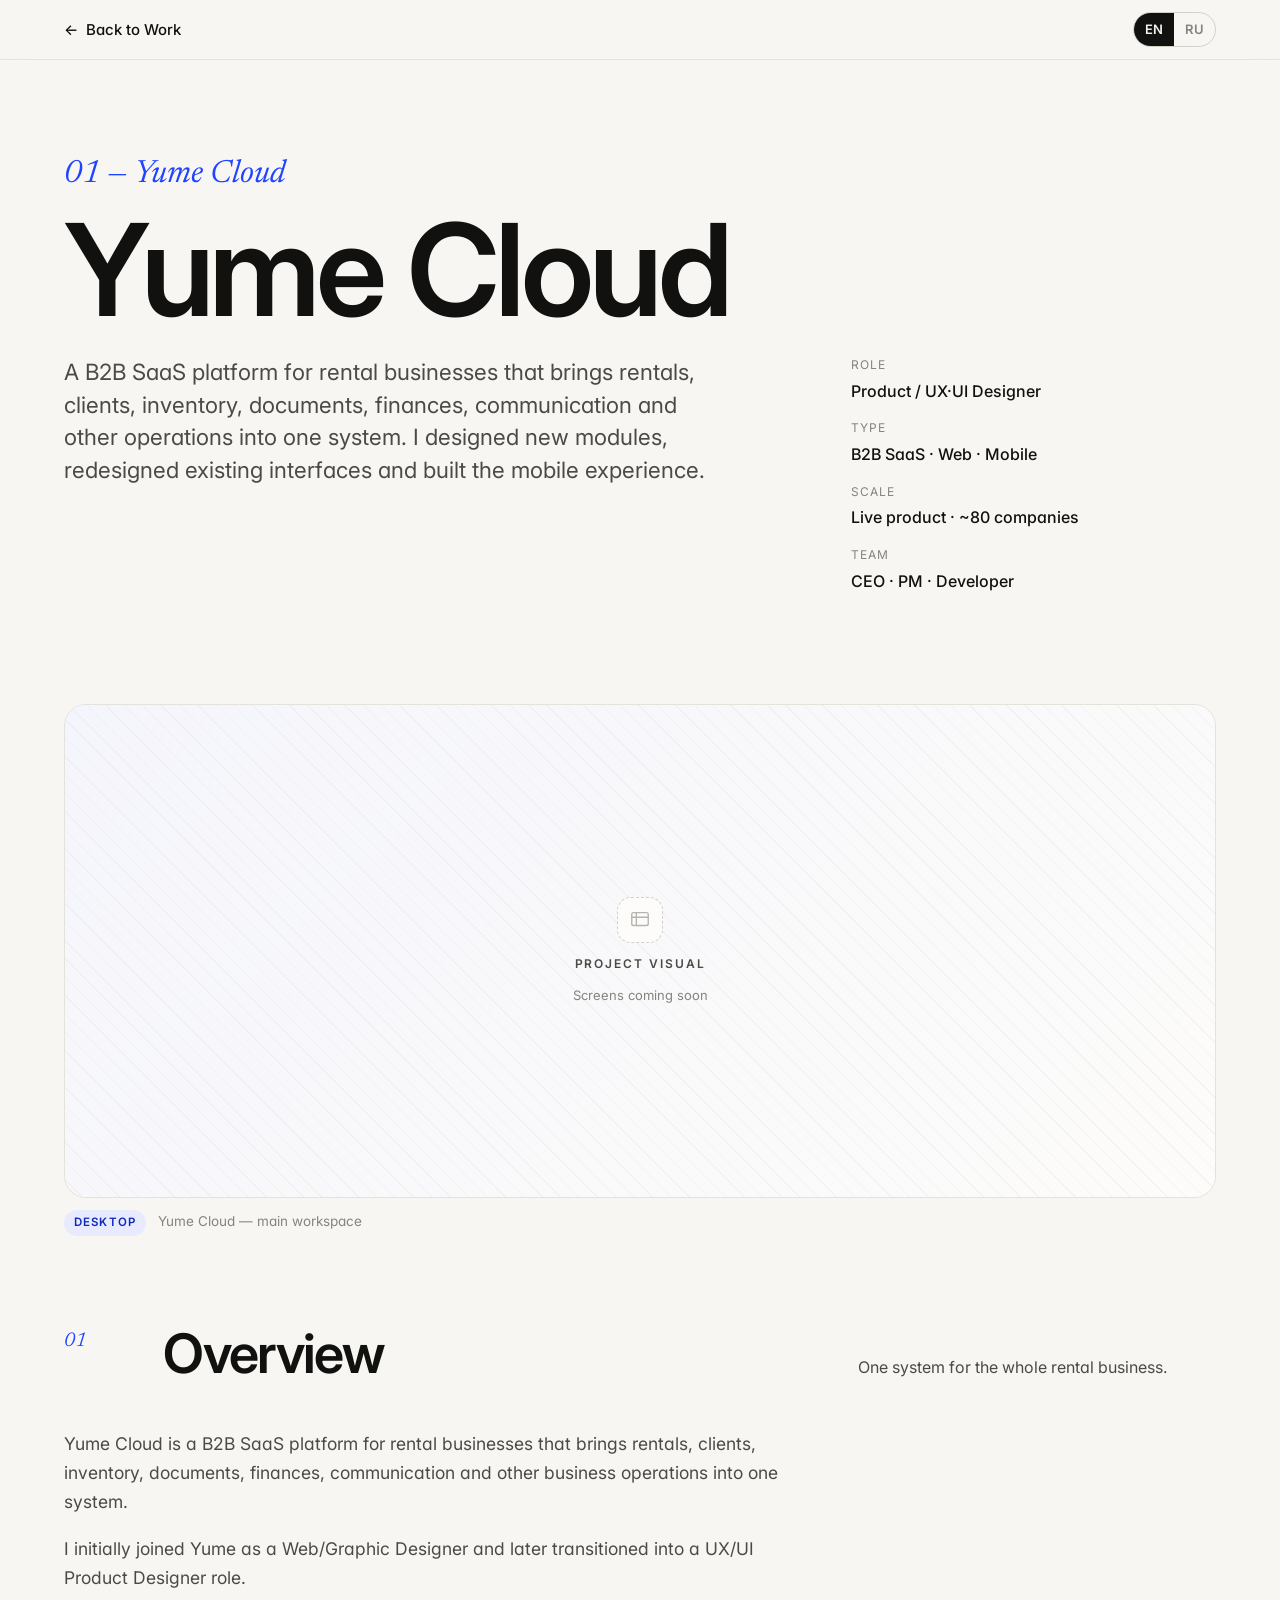
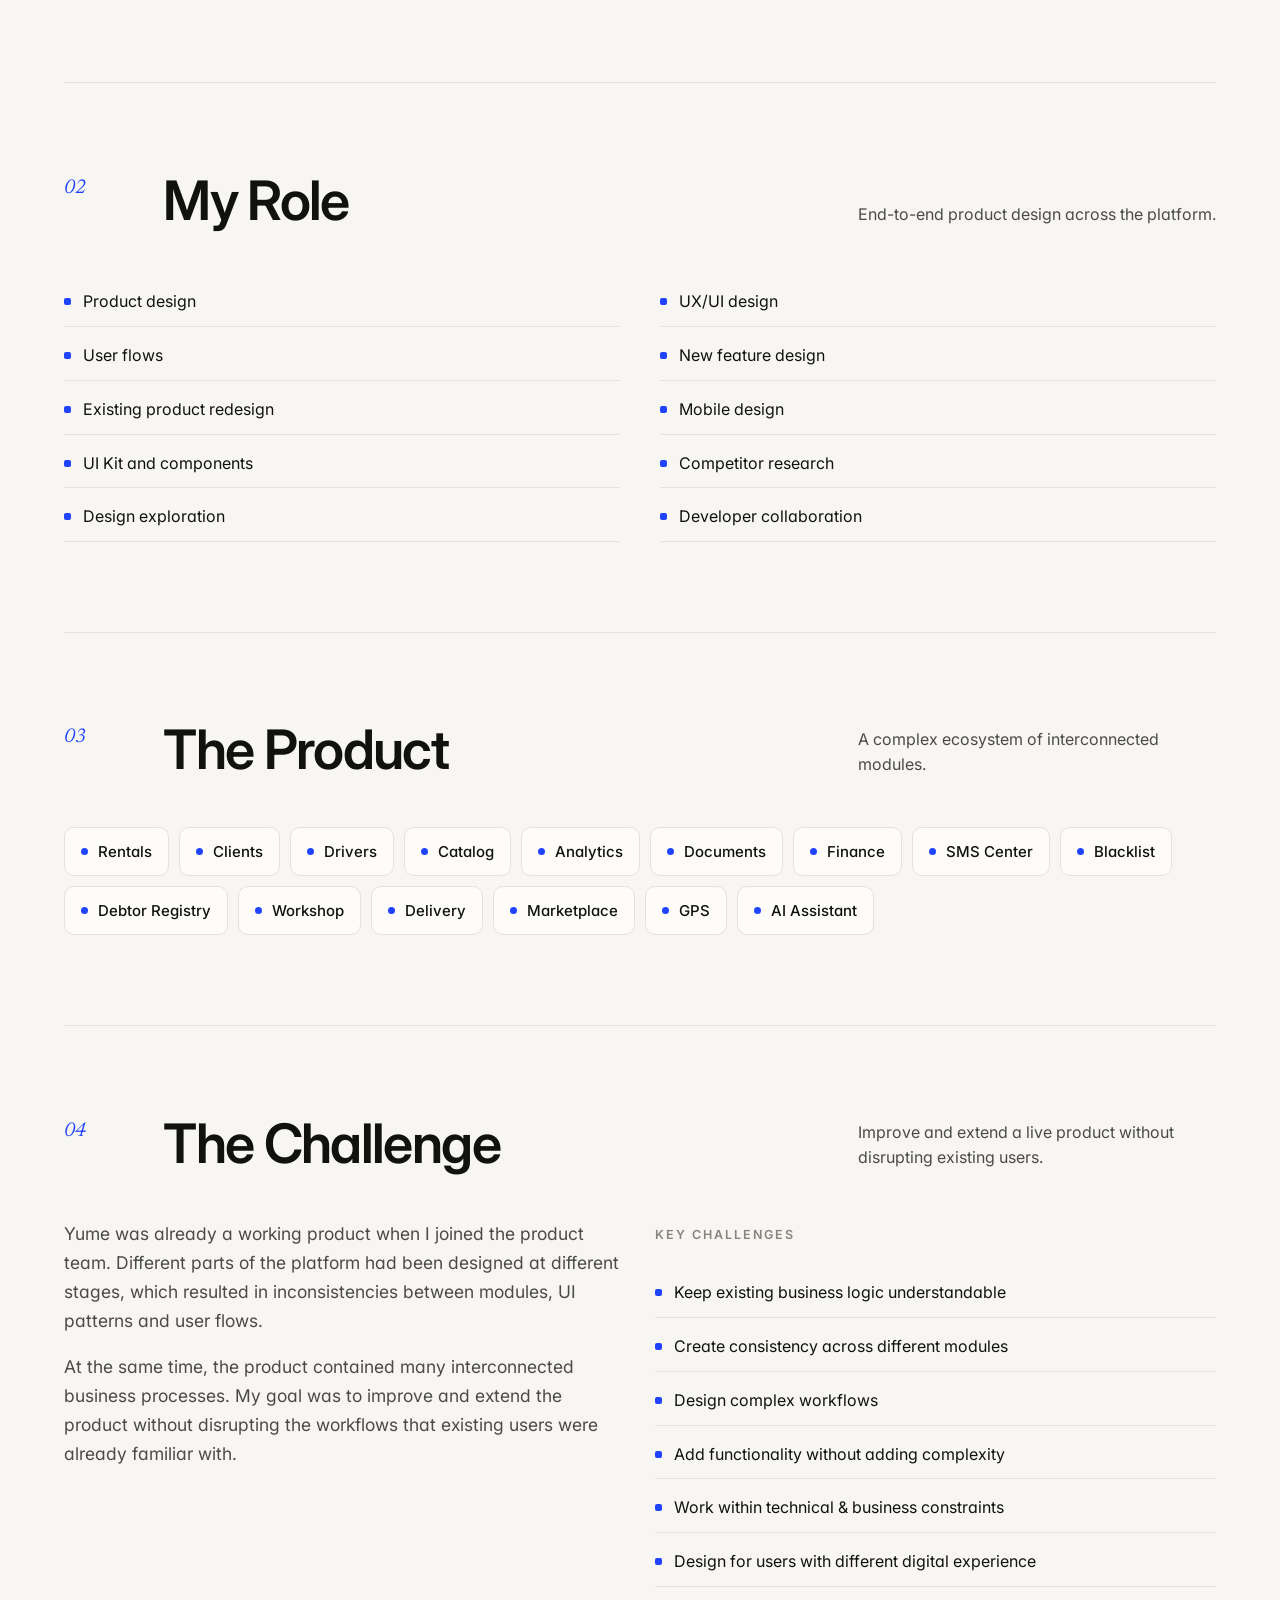
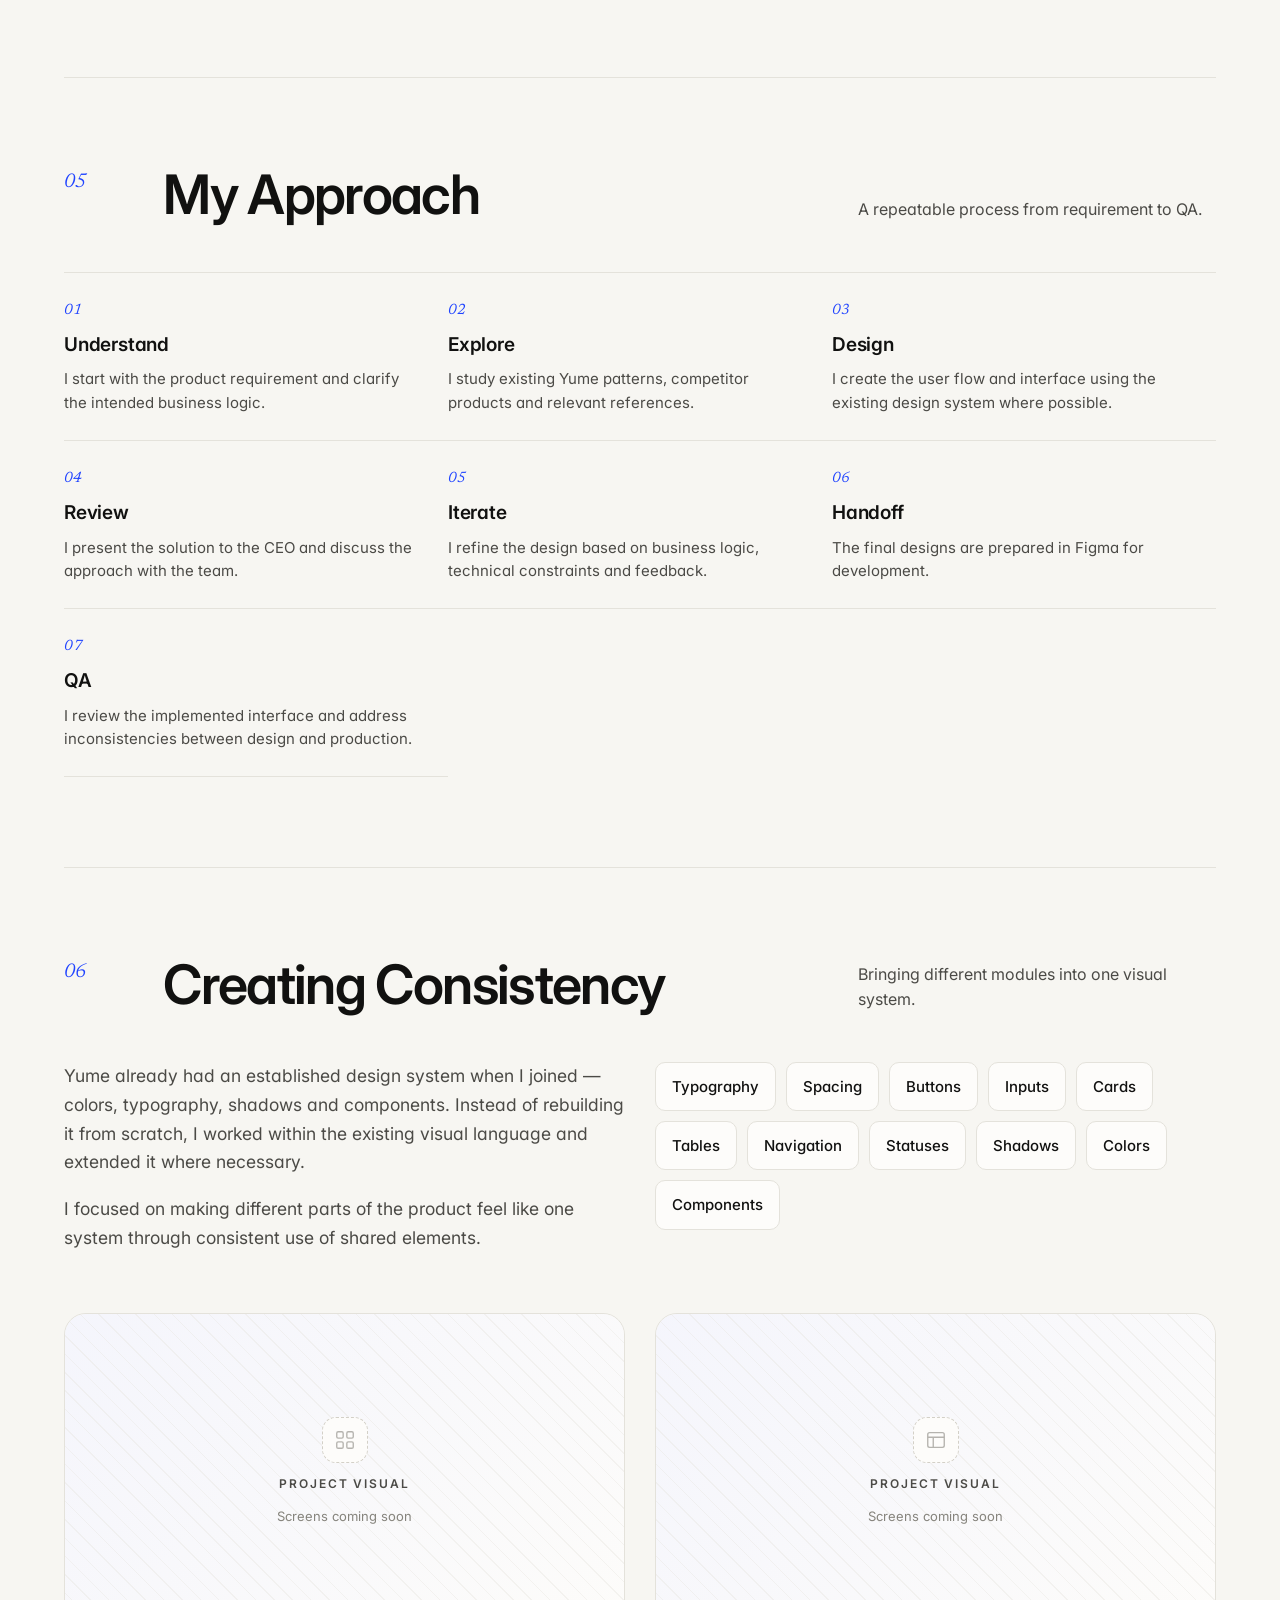
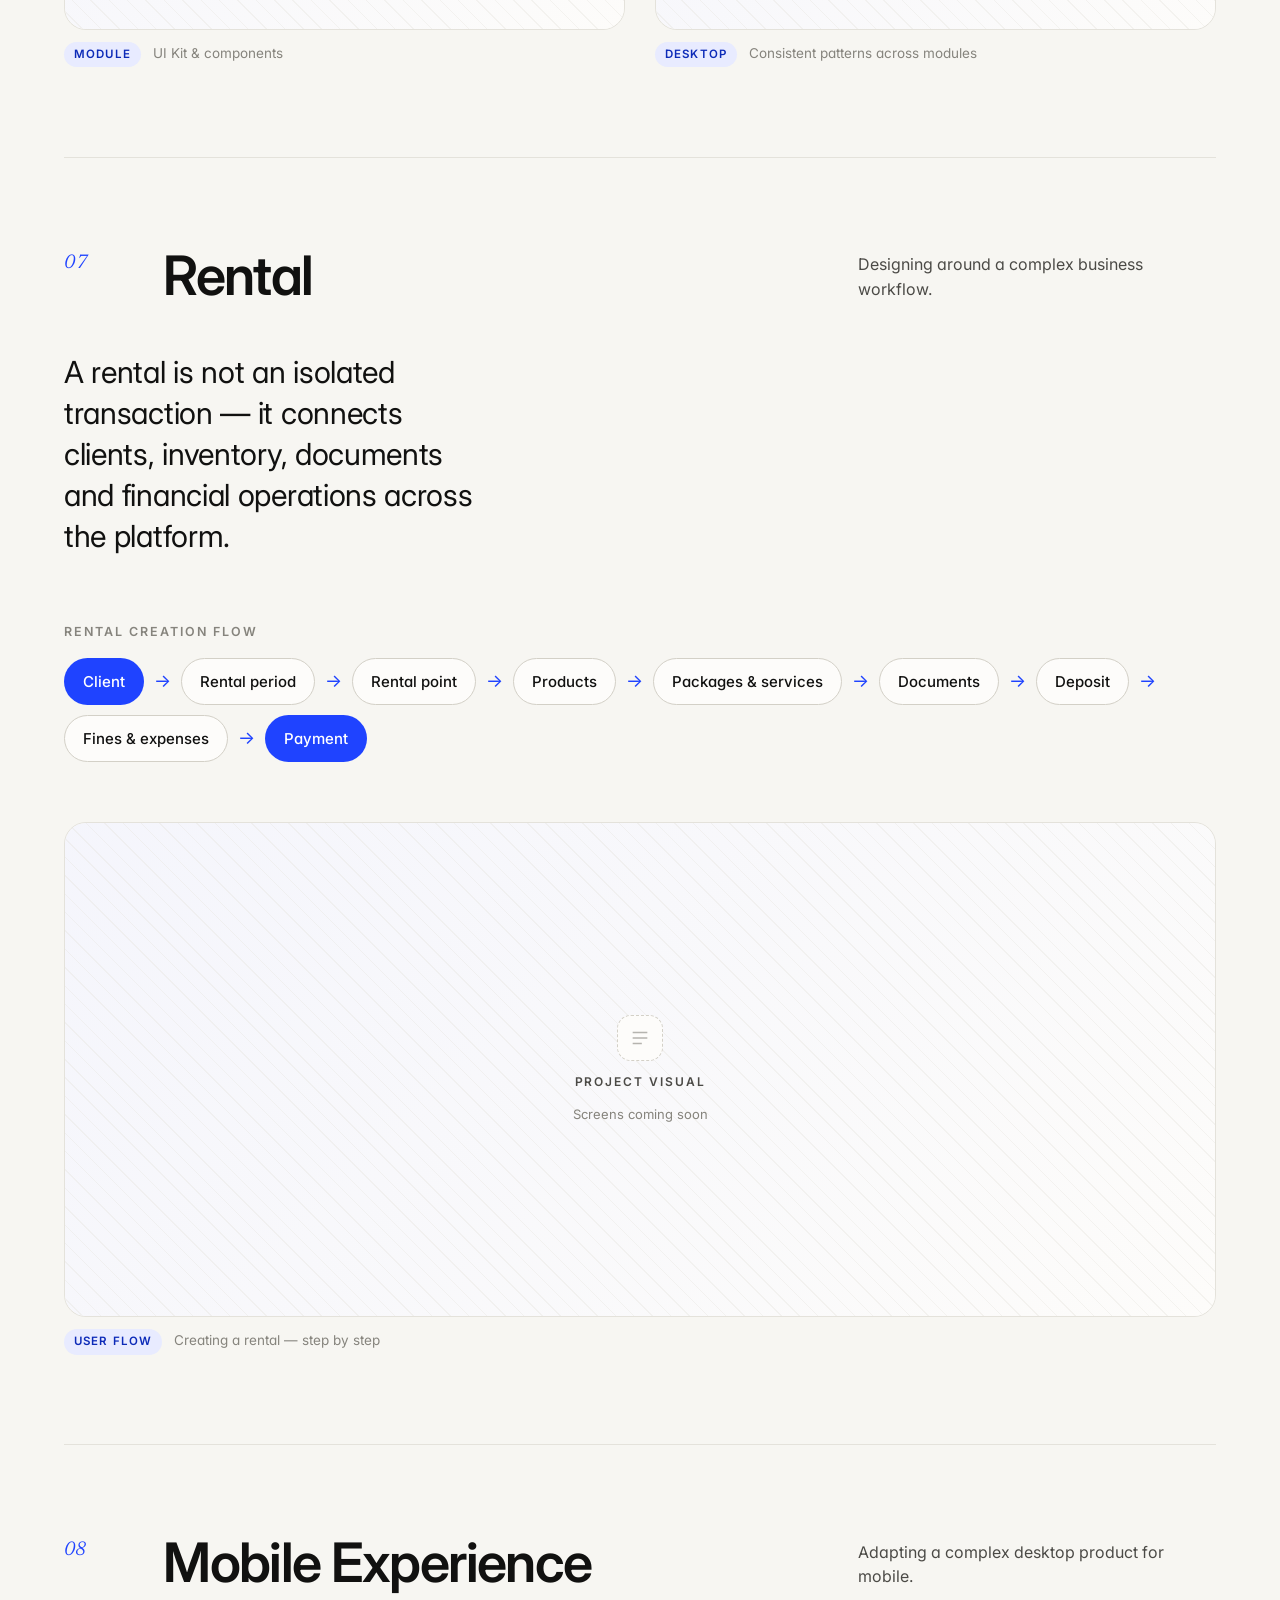
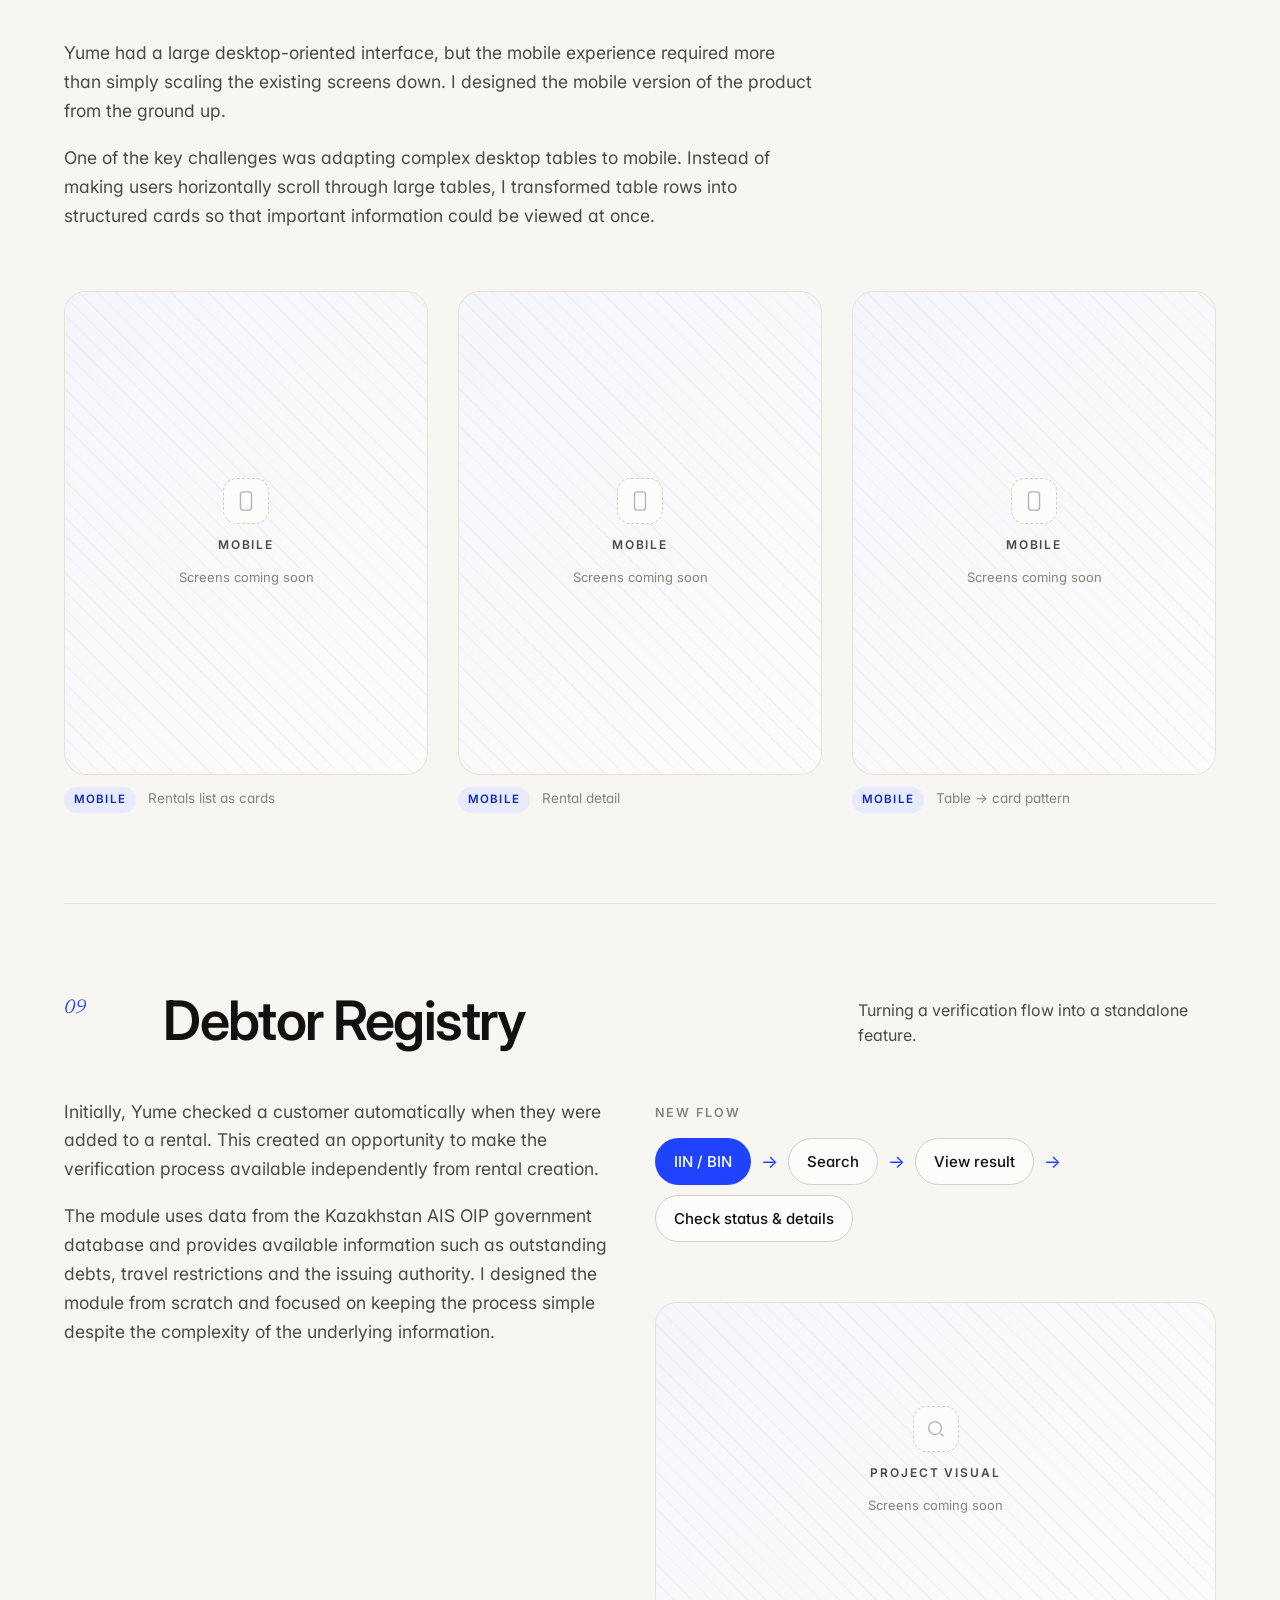
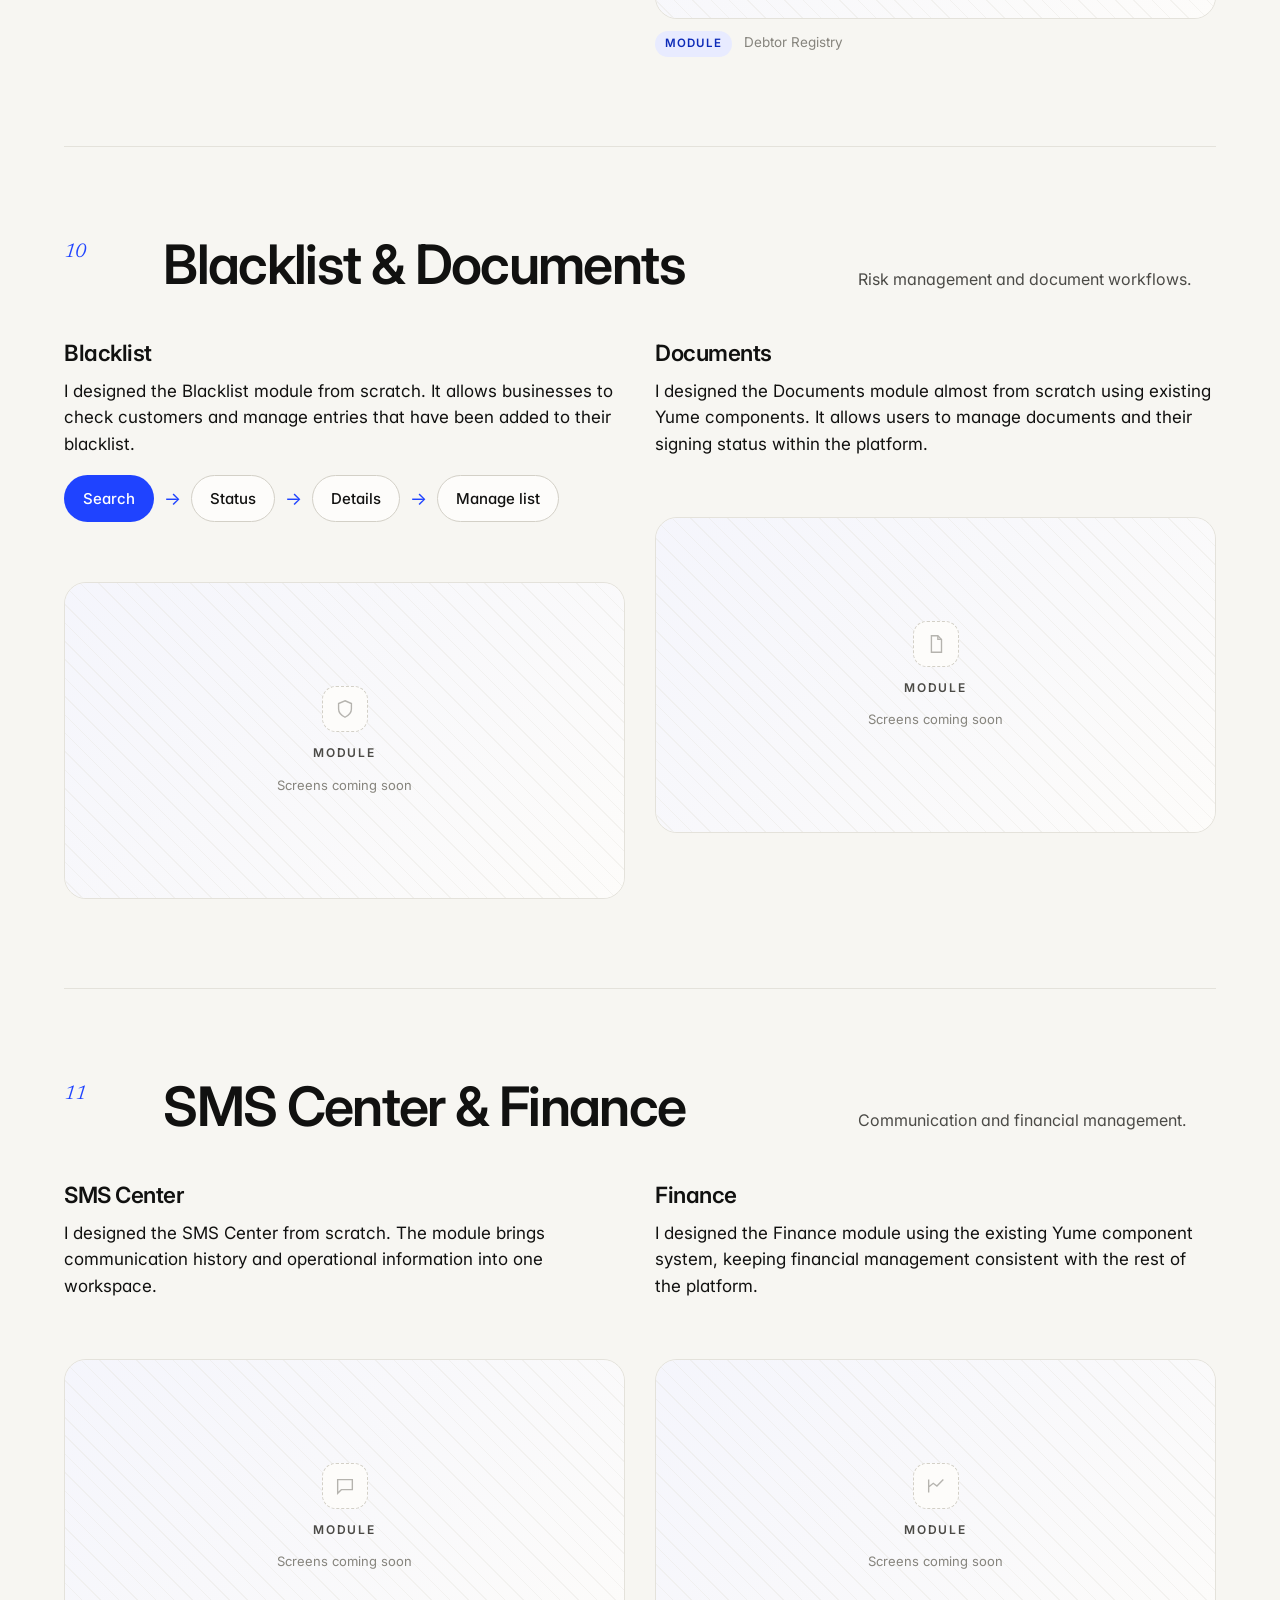
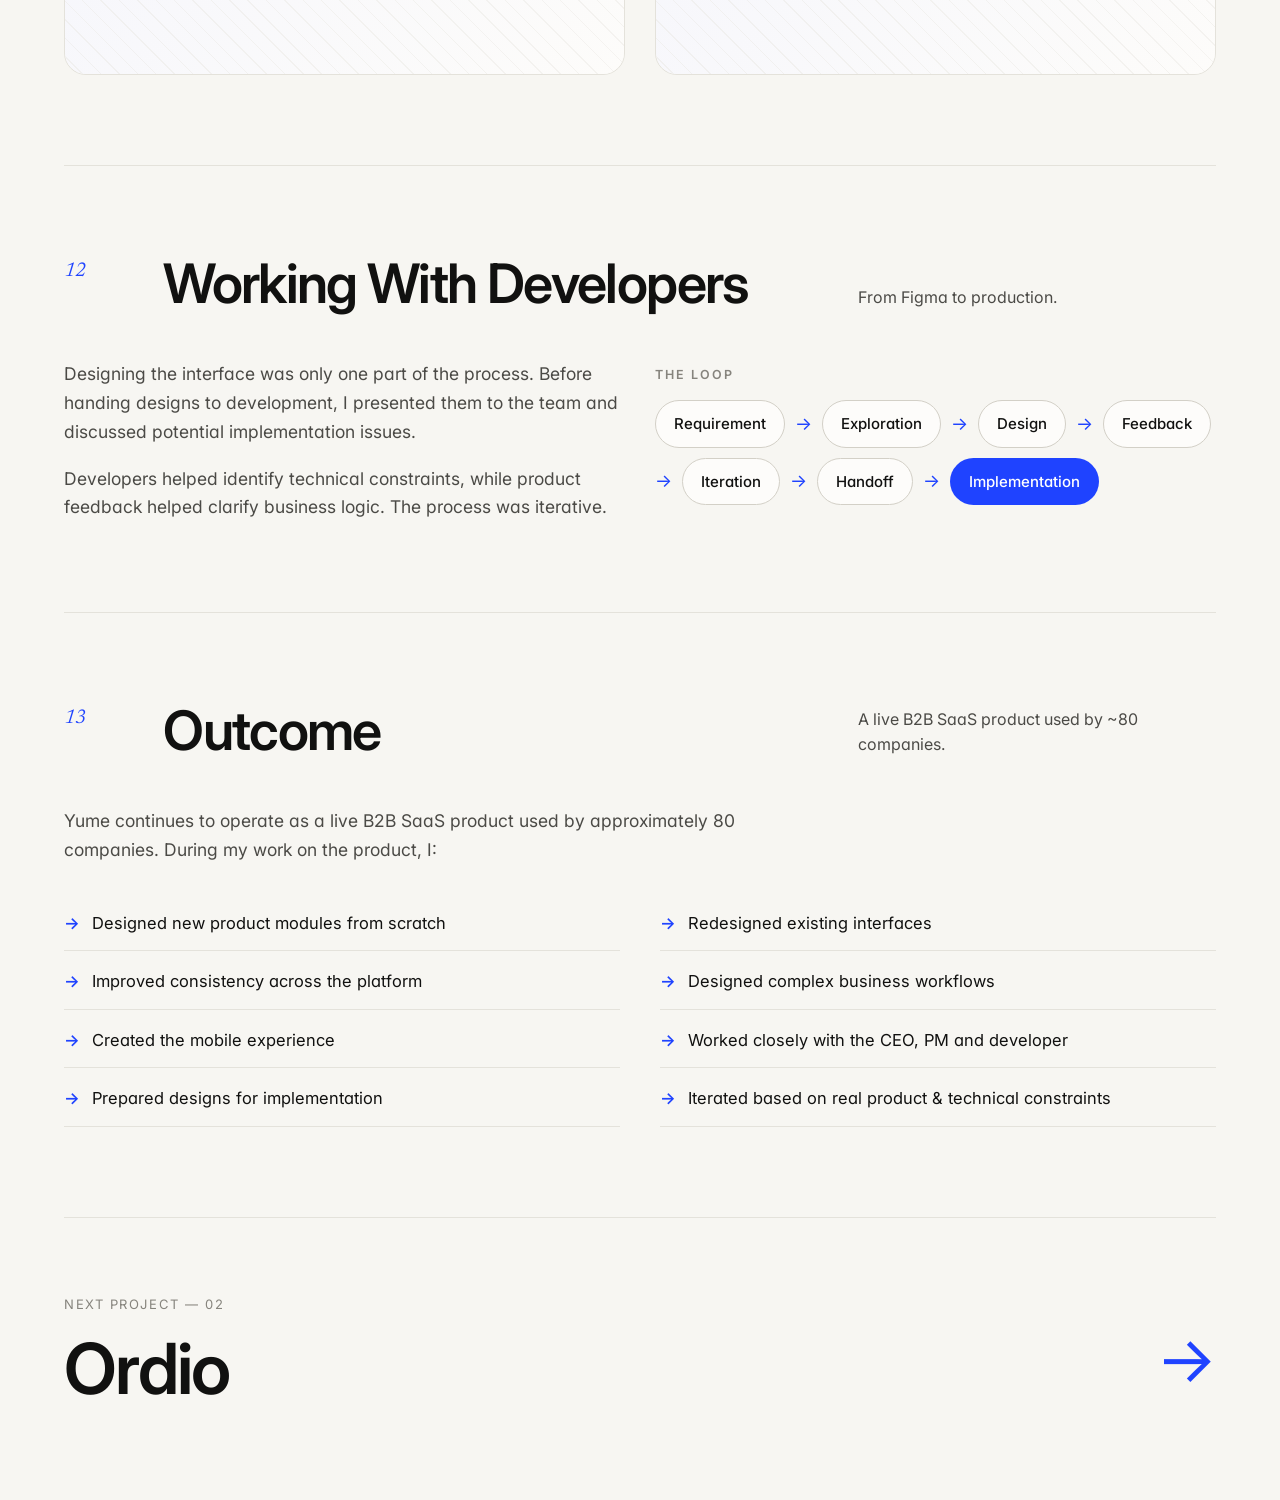
<file: work/yume.html>
<!doctype html>
<html lang="en" data-lang="en">
<head>
<meta charset="utf-8" />
<meta name="viewport" content="width=device-width, initial-scale=1" />
<title>Yume Cloud — Case Study · Zhaina Kabdyzhan</title>
<meta name="description" content="Yume Cloud — designing and improving a complex multi-module B2B SaaS platform for rental businesses used by ~80 companies." />
<meta name="theme-color" content="#f7f6f2" />
<link rel="preconnect" href="https://fonts.googleapis.com" />
<link rel="preconnect" href="https://fonts.gstatic.com" crossorigin />
<link href="https://fonts.googleapis.com/css2?family=Inter:opsz,wght@14..32,400;14..32,500;14..32,600;14..32,700&family=Newsreader:ital,opsz,wght@1,6..72,400;1,6..72,500&display=swap" rel="stylesheet" />
<link rel="stylesheet" href="../assets/css/styles.css?v=3" />
<link rel="icon" href="data:image/svg+xml,%3Csvg xmlns='http://www.w3.org/2000/svg' viewBox='0 0 100 100'%3E%3Crect width='100' height='100' rx='22' fill='%23111110'/%3E%3Ctext x='50' y='68' font-family='Inter,sans-serif' font-size='58' font-weight='600' fill='%231f43ff' text-anchor='middle'%3EZ%3C/text%3E%3C/svg%3E" />
</head>
<body>
<div class="progress" id="progress"></div>

<div class="cs-back">
  <div class="wrap">
    <a class="back" href="../index.html#work"><span class="arrow">←</span> <span lang="en">Back to Work</span><span lang="ru">К работам</span></a>
    <div class="lang" role="group" aria-label="Language">
      <button data-set-lang="en" class="active" aria-pressed="true">EN</button>
      <button data-set-lang="ru" aria-pressed="false">RU</button>
    </div>
  </div>
</div>

<main class="wrap">

  <!-- HERO -->
  <header class="cs-hero">
    <div class="grid12" style="row-gap:0">
      <div class="index reveal">01 — Yume Cloud</div>
      <h1 class="reveal d1">Yume Cloud</h1>
      <p class="desc reveal d2">
        <span lang="en">A B2B SaaS platform for rental businesses that brings rentals, clients, inventory, documents, finances, communication and other operations into one system. I designed new modules, redesigned existing interfaces and built the mobile experience.</span>
        <span lang="ru">B2B SaaS-платформа для арендного бизнеса, объединяющая аренду, клиентов, инвентарь, документы, финансы, коммуникацию и другие операции в одной системе. Я проектировала новые модули, делала редизайн интерфейсов и создала мобильный опыт.</span>
      </p>
      <div class="facts reveal d3">
        <div class="fact"><div class="k"><span lang="en">Role</span><span lang="ru">Роль</span></div><div class="v"><span lang="en">Product / UX·UI Designer</span><span lang="ru">Product / UX·UI дизайнер</span></div></div>
        <div class="fact"><div class="k"><span lang="en">Type</span><span lang="ru">Тип</span></div><div class="v">B2B SaaS · Web · Mobile</div></div>
        <div class="fact"><div class="k"><span lang="en">Scale</span><span lang="ru">Масштаб</span></div><div class="v"><span lang="en">Live product · ~80 companies</span><span lang="ru">Живой продукт · ~80 компаний</span></div></div>
        <div class="fact"><div class="k"><span lang="en">Team</span><span lang="ru">Команда</span></div><div class="v">CEO · PM · <span lang="en">Developer</span><span lang="ru">Разработчик</span></div></div>
      </div>
    </div>
  </header>

  <!-- COVER -->
  <div class="cs-cover reveal">
    <div class="figure">
      <div class="frame">
        <div class="ph-block wide">
          <span class="ph-ic"><svg viewBox="0 0 24 24" fill="none" stroke="currentColor" stroke-width="1.5"><rect x="3" y="4" width="18" height="14" rx="2"/><path d="M3 9h18M8 4v14"/></svg></span>
          <span class="ph-label">Project Visual</span>
          <span class="ph-sub"><span lang="en">Screens coming soon</span><span lang="ru">Экраны скоро появятся</span></span>
        </div>
      </div>
      <div class="cap"><span class="pill">Desktop</span> <span><span lang="en">Yume Cloud — main workspace</span><span lang="ru">Yume Cloud — главное рабочее пространство</span></span></div>
    </div>
  </div>
</main>

<div class="wrap">

  <!-- OVERVIEW -->
  <section class="cs-section">
    <div class="cs-h">
      <span class="tag-n">01</span>
      <h2 class="reveal"><span lang="en">Overview</span><span lang="ru">Обзор</span></h2>
      <p class="sub reveal d1"><span lang="en">One system for the whole rental business.</span><span lang="ru">Одна система для всего арендного бизнеса.</span></p>
    </div>
    <div class="prose reveal d1">
      <p lang="en">Yume Cloud is a B2B SaaS platform for rental businesses that brings rentals, clients, inventory, documents, finances, communication and other business operations into one system.</p>
      <p lang="ru">Yume Cloud — это B2B SaaS-платформа для арендного бизнеса, которая объединяет аренду, клиентов, инвентарь, документы, финансы, коммуникацию и другие бизнес-процессы в единой системе.</p>
      <p lang="en">I initially joined Yume as a Web/Graphic Designer and later transitioned into a UX/UI Product Designer role.</p>
      <p lang="ru">Изначально я пришла в Yume как веб/графический дизайнер, а позже перешла в роль UX/UI product-дизайнера.</p>
    </div>
  </section>

  <!-- MY ROLE -->
  <section class="cs-section">
    <div class="cs-h">
      <span class="tag-n">02</span>
      <h2 class="reveal"><span lang="en">My Role</span><span lang="ru">Моя роль</span></h2>
      <p class="sub reveal d1"><span lang="en">End-to-end product design across the platform.</span><span lang="ru">Продуктовый дизайн по всей платформе.</span></p>
    </div>
    <ul class="check-list reveal d1">
      <li><span lang="en">Product design</span><span lang="ru">Продуктовый дизайн</span></li>
      <li><span lang="en">UX/UI design</span><span lang="ru">UX/UI дизайн</span></li>
      <li><span lang="en">User flows</span><span lang="ru">Пользовательские сценарии</span></li>
      <li><span lang="en">New feature design</span><span lang="ru">Дизайн новых функций</span></li>
      <li><span lang="en">Existing product redesign</span><span lang="ru">Редизайн существующего продукта</span></li>
      <li><span lang="en">Mobile design</span><span lang="ru">Мобильный дизайн</span></li>
      <li><span lang="en">UI Kit and components</span><span lang="ru">UI Kit и компоненты</span></li>
      <li><span lang="en">Competitor research</span><span lang="ru">Анализ конкурентов</span></li>
      <li><span lang="en">Design exploration</span><span lang="ru">Дизайн-исследование</span></li>
      <li><span lang="en">Developer collaboration</span><span lang="ru">Работа с разработчиками</span></li>
    </ul>
  </section>

  <!-- THE PRODUCT -->
  <section class="cs-section">
    <div class="cs-h">
      <span class="tag-n">03</span>
      <h2 class="reveal"><span lang="en">The Product</span><span lang="ru">Продукт</span></h2>
      <p class="sub reveal d1"><span lang="en">A complex ecosystem of interconnected modules.</span><span lang="ru">Сложная экосистема связанных модулей.</span></p>
    </div>
    <div class="modchips reveal d1">
      <span class="modchip"><span class="dot"></span>Rentals</span>
      <span class="modchip"><span class="dot"></span>Clients</span>
      <span class="modchip"><span class="dot"></span>Drivers</span>
      <span class="modchip"><span class="dot"></span>Catalog</span>
      <span class="modchip"><span class="dot"></span>Analytics</span>
      <span class="modchip"><span class="dot"></span>Documents</span>
      <span class="modchip"><span class="dot"></span>Finance</span>
      <span class="modchip"><span class="dot"></span>SMS Center</span>
      <span class="modchip"><span class="dot"></span>Blacklist</span>
      <span class="modchip"><span class="dot"></span>Debtor Registry</span>
      <span class="modchip"><span class="dot"></span>Workshop</span>
      <span class="modchip"><span class="dot"></span>Delivery</span>
      <span class="modchip"><span class="dot"></span>Marketplace</span>
      <span class="modchip"><span class="dot"></span>GPS</span>
      <span class="modchip"><span class="dot"></span>AI Assistant</span>
    </div>
  </section>

  <!-- THE CHALLENGE -->
  <section class="cs-section">
    <div class="cs-h">
      <span class="tag-n">04</span>
      <h2 class="reveal"><span lang="en">The Challenge</span><span lang="ru">Задача</span></h2>
      <p class="sub reveal d1"><span lang="en">Improve and extend a live product without disrupting existing users.</span><span lang="ru">Улучшать и развивать живой продукт, не ломая привычные сценарии.</span></p>
    </div>
    <div class="cs-cols-2">
      <div class="prose reveal d1">
        <p lang="en">Yume was already a working product when I joined the product team. Different parts of the platform had been designed at different stages, which resulted in inconsistencies between modules, UI patterns and user flows.</p>
        <p lang="ru">Когда я присоединилась к продуктовой команде, Yume уже был работающим продуктом. Разные части платформы проектировались на разных этапах, что привело к несогласованности между модулями, UI-паттернами и сценариями.</p>
        <p lang="en">At the same time, the product contained many interconnected business processes. My goal was to improve and extend the product without disrupting the workflows that existing users were already familiar with.</p>
        <p lang="ru">При этом продукт содержал множество взаимосвязанных бизнес-процессов. Моей целью было улучшать и расширять продукт, не нарушая привычные сценарии существующих пользователей.</p>
      </div>
      <div class="reveal d2">
        <span class="eyebrow no-line" style="margin-bottom:14px"><span lang="en">Key challenges</span><span lang="ru">Ключевые сложности</span></span>
        <ul class="check-list" style="grid-template-columns:1fr">
          <li><span lang="en">Keep existing business logic understandable</span><span lang="ru">Сохранить понятность бизнес-логики</span></li>
          <li><span lang="en">Create consistency across different modules</span><span lang="ru">Обеспечить консистентность между модулями</span></li>
          <li><span lang="en">Design complex workflows</span><span lang="ru">Проектировать сложные сценарии</span></li>
          <li><span lang="en">Add functionality without adding complexity</span><span lang="ru">Добавлять функции без лишней сложности</span></li>
          <li><span lang="en">Work within technical &amp; business constraints</span><span lang="ru">Работать в рамках технических и бизнес-ограничений</span></li>
          <li><span lang="en">Design for users with different digital experience</span><span lang="ru">Проектировать для пользователей с разным уровнем цифрового опыта</span></li>
        </ul>
      </div>
    </div>
  </section>

  <!-- MY APPROACH -->
  <section class="cs-section">
    <div class="cs-h">
      <span class="tag-n">05</span>
      <h2 class="reveal"><span lang="en">My Approach</span><span lang="ru">Мой подход</span></h2>
      <p class="sub reveal d1"><span lang="en">A repeatable process from requirement to QA.</span><span lang="ru">Повторяемый процесс от требования до QA.</span></p>
    </div>
    <div class="steps reveal d1">
      <div class="step"><div class="n">01</div><h4><span lang="en">Understand</span><span lang="ru">Понять</span></h4><p><span lang="en">I start with the product requirement and clarify the intended business logic.</span><span lang="ru">Начинаю с продуктового требования и уточняю задуманную бизнес-логику.</span></p></div>
      <div class="step"><div class="n">02</div><h4><span lang="en">Explore</span><span lang="ru">Изучить</span></h4><p><span lang="en">I study existing Yume patterns, competitor products and relevant references.</span><span lang="ru">Изучаю существующие паттерны Yume, продукты конкурентов и релевантные референсы.</span></p></div>
      <div class="step"><div class="n">03</div><h4><span lang="en">Design</span><span lang="ru">Спроектировать</span></h4><p><span lang="en">I create the user flow and interface using the existing design system where possible.</span><span lang="ru">Создаю сценарий и интерфейс, максимально используя существующую дизайн-систему.</span></p></div>
      <div class="step"><div class="n">04</div><h4><span lang="en">Review</span><span lang="ru">Обсудить</span></h4><p><span lang="en">I present the solution to the CEO and discuss the approach with the team.</span><span lang="ru">Презентую решение CEO и обсуждаю подход с командой.</span></p></div>
      <div class="step"><div class="n">05</div><h4><span lang="en">Iterate</span><span lang="ru">Итерировать</span></h4><p><span lang="en">I refine the design based on business logic, technical constraints and feedback.</span><span lang="ru">Дорабатываю дизайн на основе бизнес-логики, ограничений и обратной связи.</span></p></div>
      <div class="step"><div class="n">06</div><h4><span lang="en">Handoff</span><span lang="ru">Хендофф</span></h4><p><span lang="en">The final designs are prepared in Figma for development.</span><span lang="ru">Финальные макеты готовятся в Figma для разработки.</span></p></div>
      <div class="step"><div class="n">07</div><h4><span lang="en">QA</span><span lang="ru">QA</span></h4><p><span lang="en">I review the implemented interface and address inconsistencies between design and production.</span><span lang="ru">Проверяю реализованный интерфейс и устраняю расхождения между дизайном и продакшеном.</span></p></div>
    </div>
  </section>

  <!-- CREATING CONSISTENCY -->
  <section class="cs-section">
    <div class="cs-h">
      <span class="tag-n">06</span>
      <h2 class="reveal"><span lang="en">Creating Consistency</span><span lang="ru">Создание консистентности</span></h2>
      <p class="sub reveal d1"><span lang="en">Bringing different modules into one visual system.</span><span lang="ru">Собрать разные модули в единую визуальную систему.</span></p>
    </div>
    <div class="cs-cols-2">
      <div class="prose reveal d1">
        <p lang="en">Yume already had an established design system when I joined — colors, typography, shadows and components. Instead of rebuilding it from scratch, I worked within the existing visual language and extended it where necessary.</p>
        <p lang="ru">Когда я пришла, у Yume уже была сложившаяся дизайн-система — цвета, типографика, тени и компоненты. Вместо того чтобы строить её заново, я работала внутри существующего визуального языка и расширяла его при необходимости.</p>
        <p lang="en">I focused on making different parts of the product feel like one system through consistent use of shared elements.</p>
        <p lang="ru">Я фокусировалась на том, чтобы разные части продукта воспринимались как одна система через консистентное использование общих элементов.</p>
      </div>
      <div class="reveal d2">
        <div class="modchips">
          <span class="modchip">Typography</span><span class="modchip">Spacing</span><span class="modchip">Buttons</span>
          <span class="modchip">Inputs</span><span class="modchip">Cards</span><span class="modchip">Tables</span>
          <span class="modchip">Navigation</span><span class="modchip">Statuses</span><span class="modchip">Shadows</span>
          <span class="modchip">Colors</span><span class="modchip">Components</span>
        </div>
      </div>
    </div>
    <div class="cs-cols-2 mt-l">
      <div class="figure reveal">
        <div class="frame"><div class="ph-block"><span class="ph-ic"><svg viewBox="0 0 24 24" fill="none" stroke="currentColor" stroke-width="1.5"><rect x="3" y="3" width="7" height="7" rx="1.5"/><rect x="14" y="3" width="7" height="7" rx="1.5"/><rect x="3" y="14" width="7" height="7" rx="1.5"/><rect x="14" y="14" width="7" height="7" rx="1.5"/></svg></span><span class="ph-label">Project Visual</span><span class="ph-sub"><span lang="en">Screens coming soon</span><span lang="ru">Экраны скоро появятся</span></span></div></div>
        <div class="cap"><span class="pill">Module</span> <span lang="en">UI Kit &amp; components</span><span lang="ru">UI Kit и компоненты</span></div>
      </div>
      <div class="figure reveal d1">
        <div class="frame"><div class="ph-block"><span class="ph-ic"><svg viewBox="0 0 24 24" fill="none" stroke="currentColor" stroke-width="1.5"><rect x="3" y="4" width="18" height="16" rx="2"/><path d="M3 9h18M9 9v11"/></svg></span><span class="ph-label">Project Visual</span><span class="ph-sub"><span lang="en">Screens coming soon</span><span lang="ru">Экраны скоро появятся</span></span></div></div>
        <div class="cap"><span class="pill">Desktop</span> <span lang="en">Consistent patterns across modules</span><span lang="ru">Единые паттерны в модулях</span></div>
      </div>
    </div>
  </section>

  <!-- RENTAL -->
  <section class="cs-section">
    <div class="cs-h">
      <span class="tag-n">07</span>
      <h2 class="reveal"><span lang="en">Rental</span><span lang="ru">Аренда</span></h2>
      <p class="sub reveal d1"><span lang="en">Designing around a complex business workflow.</span><span lang="ru">Дизайн вокруг сложного бизнес-процесса.</span></p>
    </div>
    <div class="prose reveal d1">
      <p class="big" lang="en">A rental is not an isolated transaction — it connects clients, inventory, documents and financial operations across the platform.</p>
      <p class="big" lang="ru">Аренда — не изолированная транзакция, она связывает клиентов, инвентарь, документы и финансовые операции по всей платформе.</p>
    </div>
    <div class="mt-l reveal d1">
      <span class="eyebrow no-line" style="margin-bottom:16px"><span lang="en">Rental creation flow</span><span lang="ru">Сценарий создания аренды</span></span>
      <div class="flow">
        <span class="node accent">Client</span><span class="sep">→</span>
        <span class="node"><span lang="en">Rental period</span><span lang="ru">Период аренды</span></span><span class="sep">→</span>
        <span class="node"><span lang="en">Rental point</span><span lang="ru">Точка аренды</span></span><span class="sep">→</span>
        <span class="node">Products</span><span class="sep">→</span>
        <span class="node"><span lang="en">Packages &amp; services</span><span lang="ru">Пакеты и услуги</span></span><span class="sep">→</span>
        <span class="node">Documents</span><span class="sep">→</span>
        <span class="node"><span lang="en">Deposit</span><span lang="ru">Депозит</span></span><span class="sep">→</span>
        <span class="node"><span lang="en">Fines &amp; expenses</span><span lang="ru">Штрафы и расходы</span></span><span class="sep">→</span>
        <span class="node accent"><span lang="en">Payment</span><span lang="ru">Оплата</span></span>
      </div>
    </div>
    <div class="figure mt-l reveal d1">
      <div class="frame"><div class="ph-block wide"><span class="ph-ic"><svg viewBox="0 0 24 24" fill="none" stroke="currentColor" stroke-width="1.5"><path d="M4 6h16M4 12h16M4 18h10"/></svg></span><span class="ph-label">Project Visual</span><span class="ph-sub"><span lang="en">Screens coming soon</span><span lang="ru">Экраны скоро появятся</span></span></div></div>
      <div class="cap"><span class="pill">User Flow</span> <span lang="en">Creating a rental — step by step</span><span lang="ru">Создание аренды — шаг за шагом</span></div>
    </div>
  </section>

  <!-- MOBILE -->
  <section class="cs-section">
    <div class="cs-h">
      <span class="tag-n">08</span>
      <h2 class="reveal"><span lang="en">Mobile Experience</span><span lang="ru">Мобильный опыт</span></h2>
      <p class="sub reveal d1"><span lang="en">Adapting a complex desktop product for mobile.</span><span lang="ru">Адаптация сложного десктоп-продукта под мобильные.</span></p>
    </div>
    <div class="prose reveal d1">
      <p lang="en">Yume had a large desktop-oriented interface, but the mobile experience required more than simply scaling the existing screens down. I designed the mobile version of the product from the ground up.</p>
      <p lang="ru">У Yume был большой десктоп-ориентированный интерфейс, но мобильный опыт требовал большего, чем простое уменьшение экранов. Я спроектировала мобильную версию продукта с нуля.</p>
      <p lang="en">One of the key challenges was adapting complex desktop tables to mobile. Instead of making users horizontally scroll through large tables, I transformed table rows into structured cards so that important information could be viewed at once.</p>
      <p lang="ru">Одной из ключевых сложностей была адаптация сложных десктоп-таблиц под мобильные. Вместо горизонтального скролла по большим таблицам я превратила строки таблиц в структурные карточки, чтобы важная информация была видна сразу.</p>
    </div>
    <div class="cs-cols-3 mt-l">
      <div class="figure reveal"><div class="frame"><div class="ph-block tall"><span class="ph-ic"><svg viewBox="0 0 24 24" fill="none" stroke="currentColor" stroke-width="1.5"><rect x="6" y="2" width="12" height="20" rx="3"/></svg></span><span class="ph-label">Mobile</span><span class="ph-sub"><span lang="en">Screens coming soon</span><span lang="ru">Экраны скоро появятся</span></span></div></div><div class="cap"><span class="pill">Mobile</span> <span lang="en">Rentals list as cards</span><span lang="ru">Список аренд карточками</span></div></div>
      <div class="figure reveal d1"><div class="frame"><div class="ph-block tall"><span class="ph-ic"><svg viewBox="0 0 24 24" fill="none" stroke="currentColor" stroke-width="1.5"><rect x="6" y="2" width="12" height="20" rx="3"/></svg></span><span class="ph-label">Mobile</span><span class="ph-sub"><span lang="en">Screens coming soon</span><span lang="ru">Экраны скоро появятся</span></span></div></div><div class="cap"><span class="pill">Mobile</span> <span lang="en">Rental detail</span><span lang="ru">Детали аренды</span></div></div>
      <div class="figure reveal d2"><div class="frame"><div class="ph-block tall"><span class="ph-ic"><svg viewBox="0 0 24 24" fill="none" stroke="currentColor" stroke-width="1.5"><rect x="6" y="2" width="12" height="20" rx="3"/></svg></span><span class="ph-label">Mobile</span><span class="ph-sub"><span lang="en">Screens coming soon</span><span lang="ru">Экраны скоро появятся</span></span></div></div><div class="cap"><span class="pill">Mobile</span> <span lang="en">Table → card pattern</span><span lang="ru">Таблица → карточка</span></div></div>
    </div>
  </section>

  <!-- DEBTOR REGISTRY -->
  <section class="cs-section">
    <div class="cs-h">
      <span class="tag-n">09</span>
      <h2 class="reveal"><span lang="en">Debtor Registry</span><span lang="ru">Реестр должников</span></h2>
      <p class="sub reveal d1"><span lang="en">Turning a verification flow into a standalone feature.</span><span lang="ru">Превращение проверки в самостоятельную функцию.</span></p>
    </div>
    <div class="cs-cols-2">
      <div class="prose reveal d1">
        <p lang="en">Initially, Yume checked a customer automatically when they were added to a rental. This created an opportunity to make the verification process available independently from rental creation.</p>
        <p lang="ru">Изначально Yume проверял клиента автоматически при добавлении в аренду. Это дало возможность сделать проверку доступной отдельно от создания аренды.</p>
        <p lang="en">The module uses data from the Kazakhstan AIS OIP government database and provides available information such as outstanding debts, travel restrictions and the issuing authority. I designed the module from scratch and focused on keeping the process simple despite the complexity of the underlying information.</p>
        <p lang="ru">Модуль использует данные государственной базы АИС ОИП Казахстана и предоставляет доступную информацию: задолженности, ограничения на выезд и орган, вынесший решение. Я спроектировала модуль с нуля и сделала акцент на простоте процесса, несмотря на сложность данных.</p>
      </div>
      <div class="reveal d2">
        <span class="eyebrow no-line" style="margin-bottom:16px"><span lang="en">New flow</span><span lang="ru">Новый сценарий</span></span>
        <div class="flow">
          <span class="node accent">IIN / BIN</span><span class="sep">→</span>
          <span class="node"><span lang="en">Search</span><span lang="ru">Поиск</span></span><span class="sep">→</span>
          <span class="node"><span lang="en">View result</span><span lang="ru">Результат</span></span><span class="sep">→</span>
          <span class="node"><span lang="en">Check status &amp; details</span><span lang="ru">Статус и детали</span></span>
        </div>
        <div class="figure mt-l"><div class="frame"><div class="ph-block"><span class="ph-ic"><svg viewBox="0 0 24 24" fill="none" stroke="currentColor" stroke-width="1.5"><circle cx="11" cy="11" r="7"/><path d="m20 20-3-3"/></svg></span><span class="ph-label">Project Visual</span><span class="ph-sub"><span lang="en">Screens coming soon</span><span lang="ru">Экраны скоро появятся</span></span></div></div><div class="cap"><span class="pill">Module</span> Debtor Registry</div></div>
      </div>
    </div>
  </section>

  <!-- BLACKLIST + DOCUMENTS -->
  <section class="cs-section">
    <div class="cs-h">
      <span class="tag-n">10</span>
      <h2 class="reveal"><span lang="en">Blacklist &amp; Documents</span><span lang="ru">Чёрный список и документы</span></h2>
      <p class="sub reveal d1"><span lang="en">Risk management and document workflows.</span><span lang="ru">Управление рисками и документами.</span></p>
    </div>
    <div class="cs-cols-2">
      <div class="reveal d1">
        <h3 style="font-size:1.4rem;margin-bottom:12px">Blacklist</h3>
        <p class="prose" lang="en" style="max-width:none">I designed the Blacklist module from scratch. It allows businesses to check customers and manage entries that have been added to their blacklist.</p>
        <p class="prose" lang="ru" style="max-width:none">Я спроектировала модуль «Чёрный список» с нуля. Он позволяет бизнесу проверять клиентов и управлять записями, добавленными в чёрный список.</p>
        <div class="flow mt-s">
          <span class="node accent"><span lang="en">Search</span><span lang="ru">Поиск</span></span><span class="sep">→</span>
          <span class="node"><span lang="en">Status</span><span lang="ru">Статус</span></span><span class="sep">→</span>
          <span class="node"><span lang="en">Details</span><span lang="ru">Детали</span></span><span class="sep">→</span>
          <span class="node"><span lang="en">Manage list</span><span lang="ru">Управление</span></span>
        </div>
        <div class="figure mt-l"><div class="frame"><div class="ph-block"><span class="ph-ic"><svg viewBox="0 0 24 24" fill="none" stroke="currentColor" stroke-width="1.5"><path d="M12 3l7 3v6c0 4-3 7-7 9-4-2-7-5-7-9V6l7-3Z"/></svg></span><span class="ph-label">Module</span><span class="ph-sub"><span lang="en">Screens coming soon</span><span lang="ru">Экраны скоро появятся</span></span></div></div></div>
      </div>
      <div class="reveal d2">
        <h3 style="font-size:1.4rem;margin-bottom:12px">Documents</h3>
        <p class="prose" lang="en" style="max-width:none">I designed the Documents module almost from scratch using existing Yume components. It allows users to manage documents and their signing status within the platform.</p>
        <p class="prose" lang="ru" style="max-width:none">Модуль «Документы» я спроектировала почти с нуля, используя существующие компоненты Yume. Он позволяет управлять документами и статусом их подписания внутри платформы.</p>
        <div class="figure mt-l"><div class="frame"><div class="ph-block"><span class="ph-ic"><svg viewBox="0 0 24 24" fill="none" stroke="currentColor" stroke-width="1.5"><path d="M7 3h7l4 4v14H7z"/><path d="M14 3v4h4"/></svg></span><span class="ph-label">Module</span><span class="ph-sub"><span lang="en">Screens coming soon</span><span lang="ru">Экраны скоро появятся</span></span></div></div></div>
      </div>
    </div>
  </section>

  <!-- SMS + FINANCE -->
  <section class="cs-section">
    <div class="cs-h">
      <span class="tag-n">11</span>
      <h2 class="reveal"><span lang="en">SMS Center &amp; Finance</span><span lang="ru">SMS-центр и финансы</span></h2>
      <p class="sub reveal d1"><span lang="en">Communication and financial management.</span><span lang="ru">Коммуникация и финансы.</span></p>
    </div>
    <div class="cs-cols-2">
      <div class="reveal d1">
        <h3 style="font-size:1.4rem;margin-bottom:12px">SMS Center</h3>
        <p class="prose" lang="en" style="max-width:none">I designed the SMS Center from scratch. The module brings communication history and operational information into one workspace.</p>
        <p class="prose" lang="ru" style="max-width:none">SMS-центр я спроектировала с нуля. Модуль собирает историю коммуникации и операционную информацию в одном рабочем пространстве.</p>
        <div class="figure mt-l"><div class="frame"><div class="ph-block"><span class="ph-ic"><svg viewBox="0 0 24 24" fill="none" stroke="currentColor" stroke-width="1.5"><path d="M4 5h16v11H8l-4 4z"/></svg></span><span class="ph-label">Module</span><span class="ph-sub"><span lang="en">Screens coming soon</span><span lang="ru">Экраны скоро появятся</span></span></div></div></div>
      </div>
      <div class="reveal d2">
        <h3 style="font-size:1.4rem;margin-bottom:12px">Finance</h3>
        <p class="prose" lang="en" style="max-width:none">I designed the Finance module using the existing Yume component system, keeping financial management consistent with the rest of the platform.</p>
        <p class="prose" lang="ru" style="max-width:none">Модуль «Финансы» я спроектировала на базе существующей компонентной системы Yume, сохранив согласованность с остальной платформой.</p>
        <div class="figure mt-l"><div class="frame"><div class="ph-block"><span class="ph-ic"><svg viewBox="0 0 24 24" fill="none" stroke="currentColor" stroke-width="1.5"><path d="M4 19V5M4 13l5-4 4 3 7-7"/></svg></span><span class="ph-label">Module</span><span class="ph-sub"><span lang="en">Screens coming soon</span><span lang="ru">Экраны скоро появятся</span></span></div></div></div>
      </div>
    </div>
  </section>

  <!-- WORKING WITH DEVELOPERS -->
  <section class="cs-section">
    <div class="cs-h">
      <span class="tag-n">12</span>
      <h2 class="reveal"><span lang="en">Working With Developers</span><span lang="ru">Работа с разработчиками</span></h2>
      <p class="sub reveal d1"><span lang="en">From Figma to production.</span><span lang="ru">От Figma до продакшена.</span></p>
    </div>
    <div class="cs-cols-2">
      <div class="prose reveal d1">
        <p lang="en">Designing the interface was only one part of the process. Before handing designs to development, I presented them to the team and discussed potential implementation issues.</p>
        <p lang="ru">Дизайн интерфейса был лишь частью процесса. Перед передачей в разработку я презентовала макеты команде и обсуждала возможные сложности реализации.</p>
        <p lang="en">Developers helped identify technical constraints, while product feedback helped clarify business logic. The process was iterative.</p>
        <p lang="ru">Разработчики помогали выявить технические ограничения, а продуктовая обратная связь — уточнить бизнес-логику. Процесс был итеративным.</p>
      </div>
      <div class="reveal d2">
        <span class="eyebrow no-line" style="margin-bottom:16px"><span lang="en">The loop</span><span lang="ru">Цикл</span></span>
        <div class="flow">
          <span class="node"><span lang="en">Requirement</span><span lang="ru">Требование</span></span><span class="sep">→</span>
          <span class="node"><span lang="en">Exploration</span><span lang="ru">Исследование</span></span><span class="sep">→</span>
          <span class="node"><span lang="en">Design</span><span lang="ru">Дизайн</span></span><span class="sep">→</span>
          <span class="node"><span lang="en">Feedback</span><span lang="ru">Фидбэк</span></span><span class="sep">→</span>
          <span class="node"><span lang="en">Iteration</span><span lang="ru">Итерация</span></span><span class="sep">→</span>
          <span class="node"><span lang="en">Handoff</span><span lang="ru">Хендофф</span></span><span class="sep">→</span>
          <span class="node accent"><span lang="en">Implementation</span><span lang="ru">Реализация</span></span>
        </div>
      </div>
    </div>
  </section>

  <!-- OUTCOME -->
  <section class="cs-section">
    <div class="cs-h">
      <span class="tag-n">13</span>
      <h2 class="reveal"><span lang="en">Outcome</span><span lang="ru">Результат</span></h2>
      <p class="sub reveal d1"><span lang="en">A live B2B SaaS product used by ~80 companies.</span><span lang="ru">Живой B2B SaaS-продукт для ~80 компаний.</span></p>
    </div>
    <div class="prose reveal d1">
      <p lang="en">Yume continues to operate as a live B2B SaaS product used by approximately 80 companies. During my work on the product, I:</p>
      <p lang="ru">Yume продолжает работать как живой B2B SaaS-продукт, которым пользуются около 80 компаний. За время работы над продуктом я:</p>
    </div>
    <ul class="outcome reveal d1 mt-m">
      <li><span lang="en">Designed new product modules from scratch</span><span lang="ru">Спроектировала новые модули с нуля</span></li>
      <li><span lang="en">Redesigned existing interfaces</span><span lang="ru">Сделала редизайн существующих интерфейсов</span></li>
      <li><span lang="en">Improved consistency across the platform</span><span lang="ru">Повысила консистентность платформы</span></li>
      <li><span lang="en">Designed complex business workflows</span><span lang="ru">Спроектировала сложные бизнес-сценарии</span></li>
      <li><span lang="en">Created the mobile experience</span><span lang="ru">Создала мобильный опыт</span></li>
      <li><span lang="en">Worked closely with the CEO, PM and developer</span><span lang="ru">Тесно работала с CEO, PM и разработчиком</span></li>
      <li><span lang="en">Prepared designs for implementation</span><span lang="ru">Готовила макеты к реализации</span></li>
      <li><span lang="en">Iterated based on real product &amp; technical constraints</span><span lang="ru">Итерировала с учётом реальных ограничений</span></li>
    </ul>
  </section>

</div>

<!-- NEXT -->
<div class="wrap">
  <div class="cs-next">
    <a href="ordio.html">
      <div>
        <div class="lab"><span lang="en">Next project</span><span lang="ru">Следующий проект</span> — 02</div>
        <div class="nm">Ordio</div>
      </div>
      <span class="arrow">→</span>
    </a>
  </div>
</div>

<script src="../assets/js/main.js"></script>
</body>
</html>
</file>
<file: assets/css/styles.css>
/* =========================================================
   ZHAINA KABDYZHAN — Product Designer Portfolio
   Design system
   ========================================================= */

/* ---------- Design tokens ---------- */
:root {
  /* Surfaces */
  --bg: #f7f6f2;          /* warm off-white */
  --bg-elev: #fdfcfa;     /* raised surface / cards */
  --bg-invert: #0e0e0d;   /* near-black sections */
  --panel: #ffffff;

  /* Ink */
  --ink: #111110;         /* primary text, near-black */
  --ink-2: #4b4a46;       /* secondary */
  --ink-3: #86847d;       /* tertiary / captions */
  --ink-inv: #f4f3ef;     /* text on dark */
  --ink-inv-2: #a8a69f;

  /* Accent — sophisticated electric cobalt (no purple) */
  --accent: #1f43ff;
  --accent-press: #143bff;
  --accent-soft: #e8ebff;
  --accent-ink: #0d2bb8;

  /* Lines & shadow */
  --line: #e4e2db;
  --line-strong: #d3d0c7;
  --line-inv: #2a2a27;
  --shadow-sm: 0 1px 2px rgba(17,17,16,.05), 0 2px 8px rgba(17,17,16,.04);
  --shadow-md: 0 8px 30px rgba(17,17,16,.08), 0 2px 8px rgba(17,17,16,.04);
  --shadow-lg: 0 24px 70px rgba(17,17,16,.12), 0 6px 18px rgba(17,17,16,.06);

  /* Type */
  --font: "Inter", -apple-system, BlinkMacSystemFont, "Segoe UI", Roboto, Helvetica, Arial, sans-serif;
  --serif: "Newsreader", Georgia, "Times New Roman", serif;

  /* Layout */
  --maxw: 1320px;
  --gutter: clamp(20px, 5vw, 64px);
  --radius: 14px;
  --radius-lg: 22px;
  --radius-sm: 10px;

  /* Motion */
  --ease: cubic-bezier(.22, 1, .36, 1);
  --ease-out: cubic-bezier(.16, 1, .3, 1);
  --dur: .5s;

  --nav-h: 74px;
}

/* ---------- Reset ---------- */
*, *::before, *::after { box-sizing: border-box; }
* { margin: 0; padding: 0; }
html { -webkit-text-size-adjust: 100%; scroll-behavior: smooth; }
@media (prefers-reduced-motion: reduce) {
  html { scroll-behavior: auto; }
  *, *::before, *::after { animation-duration: .001ms !important; transition-duration: .001ms !important; }
}

body {
  font-family: var(--font);
  background: var(--bg);
  color: var(--ink);
  line-height: 1.55;
  font-size: 17px;
  -webkit-font-smoothing: antialiased;
  -moz-osx-font-smoothing: grayscale;
  font-feature-settings: "cv11", "ss01";
  overflow-x: hidden;
}

img, svg, video { display: block; max-width: 100%; }
a { color: inherit; text-decoration: none; }
button { font: inherit; color: inherit; cursor: pointer; background: none; border: none; }
ul { list-style: none; }
::selection { background: var(--accent); color: #fff; }

/* ---------- i18n: language toggle ---------- */
html[data-lang="en"] [lang="ru"] { display: none !important; }
html[data-lang="ru"] [lang="en"] { display: none !important; }

/* ---------- Layout helpers ---------- */
.wrap { max-width: var(--maxw); margin-inline: auto; padding-inline: var(--gutter); }
.grid12 { display: grid; grid-template-columns: repeat(12, minmax(0,1fr)); gap: clamp(16px, 2.2vw, 28px); }
.section { padding-block: clamp(72px, 11vw, 160px); position: relative; }
.divider { border: 0; border-top: 1px solid var(--line); }

/* ---------- Typography ---------- */
.eyebrow {
  font-size: 12.5px;
  font-weight: 600;
  letter-spacing: .16em;
  text-transform: uppercase;
  color: var(--ink-3);
  display: inline-flex;
  align-items: center;
  gap: 10px;
}
.eyebrow::before {
  content: "";
  width: 22px; height: 1px;
  background: var(--line-strong);
}
.eyebrow.no-line::before { display: none; }

.display {
  font-weight: 600;
  letter-spacing: -0.03em;
  line-height: 0.98;
  font-size: clamp(2.6rem, 7.5vw, 6.6rem);
}
h2.section-title {
  font-weight: 600;
  letter-spacing: -0.03em;
  line-height: 0.98;
  font-size: clamp(2.1rem, 5.6vw, 4.4rem);
}
h3 { font-weight: 600; letter-spacing: -0.02em; line-height: 1.1; font-size: clamp(1.35rem, 2.4vw, 2rem); }
.lead { font-size: clamp(1.05rem, 1.5vw, 1.3rem); color: var(--ink-2); line-height: 1.5; }
.serif-it { font-family: var(--serif); font-style: italic; font-weight: 400; letter-spacing: -0.01em; }
.muted { color: var(--ink-3); }

/* ---------- Buttons ---------- */
.btn {
  display: inline-flex; align-items: center; gap: 10px;
  padding: 14px 22px;
  border-radius: 100px;
  font-weight: 500; font-size: 15.5px;
  border: 1px solid transparent;
  transition: transform .35s var(--ease), background .3s var(--ease), color .3s, border-color .3s;
  will-change: transform;
}
.btn .arrow { transition: transform .4s var(--ease); }
.btn:hover .arrow { transform: translateX(4px); }
.btn-primary { background: var(--ink); color: var(--ink-inv); }
.btn-primary:hover { background: var(--accent); transform: translateY(-2px); }
.btn-ghost { border-color: var(--line-strong); color: var(--ink); }
.btn-ghost:hover { border-color: var(--ink); transform: translateY(-2px); }
.btn-accent { background: var(--accent); color: #fff; }
.btn-accent:hover { background: var(--accent-press); transform: translateY(-2px); }

/* Animated text link */
.link-u {
  position: relative; display: inline-flex; align-items: center; gap: 8px;
  font-weight: 500;
}
.link-u::after {
  content: ""; position: absolute; left: 0; bottom: -3px;
  width: 100%; height: 1.5px; background: currentColor;
  transform: scaleX(0); transform-origin: right;
  transition: transform .45s var(--ease);
}
.link-u:hover::after { transform: scaleX(1); transform-origin: left; }

/* ---------- Chips / tags ---------- */
.tags { display: flex; flex-wrap: wrap; gap: 8px; }
.tag {
  font-size: 12.5px; font-weight: 500; letter-spacing: .01em;
  padding: 6px 12px; border-radius: 100px;
  border: 1px solid var(--line-strong); color: var(--ink-2);
  background: color-mix(in srgb, var(--bg-elev) 60%, transparent);
}
.tag.accent { border-color: transparent; background: var(--accent-soft); color: var(--accent-ink); }

/* =========================================================
   NAVIGATION
   ========================================================= */
.nav {
  position: fixed; inset: 0 0 auto 0; z-index: 100;
  height: var(--nav-h);
  display: flex; align-items: center;
  transition: height .4s var(--ease), background .4s var(--ease), border-color .4s, backdrop-filter .4s;
  border-bottom: 1px solid transparent;
}
.nav.scrolled {
  height: 60px;
  background: color-mix(in srgb, var(--bg) 82%, transparent);
  backdrop-filter: saturate(180%) blur(14px);
  -webkit-backdrop-filter: saturate(180%) blur(14px);
  border-bottom: 1px solid var(--line);
}
.nav .wrap { width: 100%; display: flex; align-items: center; justify-content: space-between; gap: 20px; }
.brand { font-weight: 600; letter-spacing: -0.02em; font-size: 17px; white-space: nowrap; }
.brand b { font-weight: 600; }
.brand .dot { color: var(--accent); }

.nav-links { display: flex; align-items: center; gap: 30px; }
.nav-links a { font-size: 15px; color: var(--ink-2); transition: color .25s; position: relative; }
.nav-links a:hover { color: var(--ink); }
.nav-links a::after {
  content: ""; position: absolute; left: 0; bottom: -6px; height: 1.5px; width: 100%;
  background: var(--ink); transform: scaleX(0); transform-origin: right; transition: transform .4s var(--ease);
}
.nav-links a:hover::after { transform: scaleX(1); transform-origin: left; }

.nav-right { display: flex; align-items: center; gap: 18px; }

.status {
  display: inline-flex; align-items: center; gap: 8px;
  font-size: 13px; color: var(--ink-2); font-weight: 500;
  padding: 7px 13px; border: 1px solid var(--line-strong); border-radius: 100px;
  white-space: nowrap;
}
.status .pulse {
  width: 8px; height: 8px; border-radius: 50%; background: #16a34a; position: relative;
}
.status .pulse::after {
  content: ""; position: absolute; inset: -4px; border-radius: 50%;
  background: #16a34a; opacity: .35; animation: pulse 2s var(--ease) infinite;
}
@keyframes pulse { 0%{transform:scale(.6);opacity:.5} 100%{transform:scale(1.8);opacity:0} }

/* language switch */
.lang {
  display: inline-flex; border: 1px solid var(--line-strong); border-radius: 100px; overflow: hidden;
  font-size: 13px; font-weight: 600;
}
.lang button { padding: 6px 11px; color: var(--ink-3); transition: color .25s, background .25s; letter-spacing: .02em; }
.lang button.active { background: var(--ink); color: var(--ink-inv); }

.nav-toggle { display: none; width: 42px; height: 42px; border: 1px solid var(--line-strong); border-radius: 12px; align-items: center; justify-content: center; }
.nav-toggle span { position: relative; width: 18px; height: 1.5px; background: var(--ink); transition: .3s; }
.nav-toggle span::before, .nav-toggle span::after { content: ""; position: absolute; left: 0; width: 18px; height: 1.5px; background: var(--ink); transition: .3s var(--ease); }
.nav-toggle span::before { top: -6px; }
.nav-toggle span::after { top: 6px; }
body.menu-open .nav-toggle span { background: transparent; }
body.menu-open .nav-toggle span::before { top: 0; transform: rotate(45deg); }
body.menu-open .nav-toggle span::after { top: 0; transform: rotate(-45deg); }

/* mobile menu */
.mobile-menu {
  position: fixed; inset: 0; z-index: 90; background: var(--bg);
  display: flex; flex-direction: column; justify-content: center; gap: 6px;
  padding: var(--gutter);
  transform: translateY(-100%); transition: transform .5s var(--ease);
  visibility: hidden;
}
body.menu-open .mobile-menu { transform: translateY(0); visibility: visible; }
.mobile-menu a { font-size: clamp(2rem, 9vw, 3rem); font-weight: 600; letter-spacing: -0.03em; padding-block: 6px; }
.mobile-menu .mm-meta { margin-top: 34px; display: flex; flex-direction: column; gap: 14px; color: var(--ink-2); font-size: 15px; }

/* =========================================================
   HERO
   ========================================================= */
.hero { padding-top: calc(var(--nav-h) + clamp(28px, 6vw, 70px)); padding-bottom: clamp(40px, 6vw, 80px); }
.hero .grid12 { align-items: end; }
.hero-head { grid-column: 1 / 9; }
.hero .display { margin-top: 22px; }
.hero .display .accent { color: var(--accent); }
.hero-side { grid-column: 10 / 13; align-self: end; display: flex; flex-direction: column; gap: 16px; }
.hero-photo { margin: 0; }
.hero-photo img { width: 100%; height: auto; aspect-ratio: 4 / 5; object-fit: cover; object-position: 50% 28%; border-radius: var(--radius-lg); border: 1px solid var(--line); box-shadow: var(--shadow-md); }
@media (max-width: 980px){
  .hero-head { grid-column: 1/13; }
  .hero-side { grid-column: 1/13; flex-direction: row; align-items: flex-end; gap: 20px; margin-top: 28px; }
  .hero-photo { width: min(240px, 46%); flex: none; }
}

.hero-loc { display: inline-flex; align-items: center; gap: 9px; font-size: 14.5px; color: var(--ink-2); margin-bottom: 8px; }
.hero-loc svg { width: 15px; height: 15px; }
.hero-support { margin-top: clamp(30px, 4vw, 46px); display: grid; grid-template-columns: repeat(12,1fr); gap: clamp(16px,2.2vw,28px); }
.hero-support .col { grid-column: span 4; color: var(--ink-2); font-size: 15.5px; line-height: 1.6; }
.hero-support .col.first { grid-column: 1 / 5; }
@media (max-width: 860px){ .hero-support .col, .hero-support .col.first { grid-column: 1/13; } }

.hero-cta { margin-top: 36px; display: flex; flex-wrap: wrap; gap: 12px; align-items: center; }


/* =========================================================
   MARQUEE / capability strip
   ========================================================= */
.strip { border-block: 1px solid var(--line); padding-block: 20px; overflow: hidden; }
.strip-track { display: flex; gap: 48px; white-space: nowrap; width: max-content; animation: marquee 34s linear infinite; }
.strip:hover .strip-track { animation-play-state: paused; }
.strip-item { font-size: clamp(1.1rem, 2vw, 1.6rem); font-weight: 500; letter-spacing: -0.02em; color: var(--ink-2); display: inline-flex; align-items: center; gap: 48px; }
.strip-item::after { content: "✦"; color: var(--accent); font-size: .7em; }
@keyframes marquee { to { transform: translateX(-50%); } }

/* =========================================================
   SELECTED WORK
   ========================================================= */
.work-head { display: flex; justify-content: space-between; align-items: flex-end; gap: 24px; flex-wrap: wrap; margin-bottom: clamp(40px, 5vw, 64px); }
.work-head .lead { max-width: 40ch; }

.work-grid { display: grid; grid-template-columns: repeat(12, minmax(0,1fr)); gap: clamp(18px, 2.4vw, 34px); }

.card {
  grid-column: span 6;
  display: flex; flex-direction: column;
  border-radius: var(--radius-lg);
  background: var(--bg-elev); border: 1px solid var(--line);
  overflow: hidden; position: relative;
  transition: transform .5s var(--ease), box-shadow .5s var(--ease), border-color .4s;
  will-change: transform;
}
.card:hover { transform: translateY(-6px); box-shadow: var(--shadow-lg); border-color: var(--line-strong); }
.card.feature { grid-column: span 12; }
.card.small { grid-column: span 6; }
.card.third { grid-column: span 4; }
@media (max-width: 900px){ .card, .card.small, .card.third { grid-column: 1 / -1; } }

/* card media (placeholder-friendly) */
.card-media {
  position: relative; overflow: hidden;
  aspect-ratio: 16 / 10;
  background:
    linear-gradient(135deg, color-mix(in srgb,var(--accent-soft) 55%, var(--bg-elev)), var(--bg-elev));
  border-bottom: 1px solid var(--line);
}
.card.feature .card-media { aspect-ratio: 16 / 8; }
.card-media img { position: absolute; inset: 0; width: 100%; height: 100%; object-fit: cover; transition: transform .7s var(--ease); }
.card:hover .card-media img { transform: scale(1.04); }
.card-media .ph {
  position: absolute; inset: 0; display: flex; flex-direction: column; align-items: center; justify-content: center; gap: 10px;
  color: var(--ink-3); text-align: center; padding: 20px;
}
.card-media .ph .ph-ic { width: 40px; height: 40px; border: 1.5px dashed var(--line-strong); border-radius: 12px; display: grid; place-items: center; }
.card-media .ph .ph-ic svg { width: 20px; height: 20px; opacity: .6; }
.card-media .ph .ph-label { font-size: 12px; letter-spacing: .14em; text-transform: uppercase; font-weight: 600; }
.card-media .ph .ph-sub { font-size: 12.5px; }
.card-media .num {
  position: absolute; top: 16px; left: 18px; z-index: 2;
  font-family: var(--serif); font-style: italic; font-size: 22px; color: var(--ink);
  background: color-mix(in srgb, var(--bg-elev) 78%, transparent); backdrop-filter: blur(6px);
  width: 44px; height: 40px; border-radius: 10px; display: grid; place-items: center; border: 1px solid var(--line);
}
.card-media .go {
  position: absolute; top: 16px; right: 18px; z-index: 2;
  width: 44px; height: 44px; border-radius: 50%; background: var(--ink); color: #fff;
  display: grid; place-items: center;
  transform: scale(.6) rotate(-40deg); opacity: 0; transition: transform .45s var(--ease), opacity .35s, background .3s;
}
.card:hover .go { transform: scale(1) rotate(0); opacity: 1; }
.card:hover .go { background: var(--accent); }

.card-body { padding: clamp(22px, 2.4vw, 34px); display: flex; flex-direction: column; gap: 14px; flex: 1; }
.card-body .row { display: flex; align-items: baseline; justify-content: space-between; gap: 16px; }
.card-body h3 { font-size: clamp(1.4rem, 2.4vw, 2.1rem); }
.card.feature .card-body h3 { font-size: clamp(1.8rem, 3.4vw, 2.9rem); }
.card-body .role { font-size: 13.5px; color: var(--ink-3); white-space: nowrap; }
.card-desc { color: var(--ink-2); font-size: 15.5px; max-width: 56ch; }
.card.feature .card-desc { font-size: 16.5px; max-width: 62ch; }
.card-foot { margin-top: auto; padding-top: 6px; display: flex; align-items: center; justify-content: space-between; gap: 14px; }

.card.feature .card-body { display: grid; grid-template-columns: 1.4fr 1fr; gap: 30px; align-items: start; }
.card.feature .card-foot { grid-column: 1 / -1; }
@media (max-width: 760px){ .card.feature .card-body { grid-template-columns: 1fr; gap: 14px; } }

/* =========================================================
   ABOUT
   ========================================================= */
.about-grid { display: grid; grid-template-columns: repeat(12,1fr); gap: clamp(24px,3vw,48px); align-items: start; }
.about-copy { grid-column: 1 / 8; }
.about-side { grid-column: 9 / 13; }
@media (max-width: 900px){ .about-copy, .about-side { grid-column: 1/13; } }
.about-copy p { font-size: clamp(1.15rem, 1.8vw, 1.5rem); line-height: 1.45; letter-spacing: -0.01em; color: var(--ink); }
.about-copy p + p { margin-top: 22px; color: var(--ink-2); }

/* Timeline */
.timeline { border-top: 1px solid var(--line); }
.tl-item { display: grid; grid-template-columns: 84px 1fr; gap: 18px; padding: 22px 0; border-bottom: 1px solid var(--line); align-items: baseline; }
.tl-year { font-family: var(--serif); font-style: italic; font-size: 22px; color: var(--accent); }
.tl-body .t { font-weight: 600; letter-spacing: -0.01em; font-size: 17px; }
.tl-body .s { color: var(--ink-3); font-size: 14.5px; margin-top: 3px; }

/* =========================================================
   SKILLS
   ========================================================= */
.skills-grid { display: grid; grid-template-columns: repeat(4, 1fr); gap: clamp(16px, 2vw, 26px); }
@media (max-width: 900px){ .skills-grid { grid-template-columns: repeat(2,1fr); } }
@media (max-width: 560px){ .skills-grid { grid-template-columns: 1fr; } }
.skill-cat { border-top: 2px solid var(--ink); padding-top: 18px; }
.skill-cat h4 { font-size: 14px; letter-spacing: .02em; font-weight: 600; margin-bottom: 16px; display: flex; align-items: center; gap: 10px; }
.skill-cat h4 .n { color: var(--ink-3); font-family: var(--serif); font-style: italic; font-weight: 400; }
.skill-cat ul { display: flex; flex-direction: column; gap: 2px; }
.skill-cat li { font-size: 15px; color: var(--ink-2); padding: 6px 0; border-bottom: 1px solid var(--line); transition: color .25s, padding .3s var(--ease); }
.skill-cat li:hover { color: var(--ink); padding-left: 8px; }

/* =========================================================
   EXPERIENCE
   ========================================================= */
.exp-list { border-top: 1px solid var(--line); }
.exp {
  display: grid; grid-template-columns: 0.9fr 1.3fr 1fr; gap: clamp(16px,2.5vw,40px);
  padding: clamp(24px,3vw,40px) 0; border-bottom: 1px solid var(--line);
  position: relative; transition: background .4s var(--ease);
}
.exp:hover { background: linear-gradient(90deg, transparent, color-mix(in srgb,var(--accent-soft) 40%, transparent), transparent); }
.exp-co { display: flex; flex-direction: column; gap: 6px; }
.exp-co .co { font-size: clamp(1.3rem,2.4vw,1.9rem); font-weight: 600; letter-spacing: -0.02em; }
.exp-co .role { color: var(--accent); font-size: 15px; font-weight: 500; }
.exp-when { color: var(--ink-3); font-size: 14.5px; font-variant-numeric: tabular-nums; padding-top: 6px; }
.exp-what { color: var(--ink-2); font-size: 15px; }
.exp-what li { padding: 4px 0 4px 18px; position: relative; }
.exp-what li::before { content: ""; position: absolute; left: 0; top: 12px; width: 6px; height: 6px; border-radius: 2px; background: var(--line-strong); }
@media (max-width: 820px){ .exp { grid-template-columns: 1fr; gap: 12px; } .exp-when { padding-top:0 } }

/* =========================================================
   EDUCATION / LANGUAGES / VOLUNTEER  (dark section)
   ========================================================= */
.dark { background: var(--bg-invert); color: var(--ink-inv); }
.dark .eyebrow { color: var(--ink-inv-2); }
.dark .eyebrow::before { background: var(--line-inv); }
.dark .muted { color: var(--ink-inv-2); }
.dark hr { border-color: var(--line-inv); }

.edu-grid { display: grid; grid-template-columns: repeat(12,1fr); gap: clamp(20px,3vw,40px); }
.edu-col { grid-column: span 6; }
@media (max-width: 820px){ .edu-col { grid-column: 1/13; } }
.edu-item { border-top: 1px solid var(--line-inv); padding: 24px 0; }
.edu-item .deg { color: var(--accent); font-size: 14px; font-weight: 500; letter-spacing: .02em; }
.edu-item .sch { font-size: clamp(1.2rem,2vw,1.6rem); font-weight: 600; letter-spacing: -0.02em; margin-top: 6px; }
.edu-item .meta { color: var(--ink-inv-2); font-size: 14.5px; margin-top: 8px; }
.edu-item .yr { float: right; font-family: var(--serif); font-style: italic; color: var(--ink-inv-2); }

.lang-cards { display: grid; grid-template-columns: repeat(4,1fr); gap: 14px; }
@media (max-width: 820px){ .lang-cards { grid-template-columns: repeat(2,1fr); } }
@media (max-width: 480px){ .lang-cards { grid-template-columns: 1fr; } }
.lang-card { border: 1px solid var(--line-inv); border-radius: var(--radius); padding: 20px; display: flex; flex-direction: column; gap: 6px; transition: border-color .3s, transform .4s var(--ease); }
.lang-card:hover { border-color: var(--ink-inv-2); transform: translateY(-3px); }
.lang-card .lg { font-size: 19px; font-weight: 600; }
.lang-card .lv { color: var(--accent); font-size: 14px; font-weight: 500; }

.vol { display: grid; grid-template-columns: repeat(12,1fr); gap: clamp(20px,3vw,40px); align-items: center; }
.vol-head { grid-column: 1 / 6; }
.vol-body { grid-column: 7 / 13; }
@media (max-width: 820px){ .vol-head, .vol-body { grid-column: 1/13; } }
.vol-body li { padding: 14px 0; border-top: 1px solid var(--line-inv); color: var(--ink-inv); font-size: 16px; display: flex; gap: 14px; align-items: baseline; }
.vol-body li .big { color: var(--accent); font-weight: 600; font-size: 20px; white-space: nowrap; }

/* =========================================================
   CONTACT
   ========================================================= */
.contact-grid { display: grid; grid-template-columns: repeat(12,1fr); gap: clamp(24px,3vw,48px); }
.contact-left { grid-column: 1 / 7; }
.contact-right { grid-column: 8 / 13; }
@media (max-width: 900px){ .contact-left, .contact-right { grid-column: 1/13; } }
.contact-list { border-top: 1px solid var(--line); }
.contact-row { display: flex; justify-content: space-between; align-items: center; gap: 18px; padding: 20px 0; border-bottom: 1px solid var(--line); transition: padding .3s var(--ease); }
.contact-row:hover { padding-left: 6px; }
.contact-row .l { color: var(--ink-3); font-size: 13.5px; letter-spacing: .08em; text-transform: uppercase; }
.contact-row .v { font-size: clamp(1.05rem,1.8vw,1.35rem); font-weight: 500; letter-spacing: -0.01em; }
.contact-row .soon { font-size: 12px; color: var(--ink-3); border: 1px solid var(--line-strong); border-radius: 100px; padding: 4px 10px; }

.cta-big { margin-top: clamp(60px,9vw,130px); }
.cta-big .display { font-size: clamp(2.6rem, 9vw, 8rem); }
.cta-big .display a { color: var(--accent); transition: opacity .3s; }
.cta-big .display a:hover { opacity: .7; }

/* =========================================================
   FOOTER
   ========================================================= */
.footer { background: var(--bg-invert); color: var(--ink-inv); padding-block: clamp(48px,7vw,90px); }
.footer-grid { display: grid; grid-template-columns: repeat(12,1fr); gap: 30px; align-items: start; }
.footer .f-brand { grid-column: 1 / 6; }
.footer .f-brand .n { font-size: clamp(1.6rem,3vw,2.4rem); font-weight: 600; letter-spacing: -0.02em; }
.footer .f-brand .r { color: var(--ink-inv-2); margin-top: 6px; }
.footer .f-links { grid-column: 8 / 10; }
.footer .f-meta { grid-column: 10 / 13; }
.footer h5 { font-size: 12.5px; letter-spacing: .12em; text-transform: uppercase; color: var(--ink-inv-2); margin-bottom: 16px; }
.footer .f-links a, .footer .f-meta a { display: block; padding: 6px 0; color: var(--ink-inv); font-size: 15.5px; transition: color .25s, transform .3s var(--ease); }
.footer .f-links a:hover, .footer .f-meta a:hover { color: var(--accent); transform: translateX(4px); }
.footer-base { margin-top: clamp(40px,6vw,80px); padding-top: 24px; border-top: 1px solid var(--line-inv); display: flex; justify-content: space-between; gap: 16px; flex-wrap: wrap; color: var(--ink-inv-2); font-size: 14px; }
@media (max-width: 820px){ .footer .f-brand,.footer .f-links,.footer .f-meta { grid-column: 1/13; } }

/* =========================================================
   REVEAL ANIMATIONS
   ========================================================= */
.reveal { opacity: 0; transform: translateY(26px); transition: opacity .8s var(--ease-out), transform .8s var(--ease-out); }
.reveal.in { opacity: 1; transform: none; }
.reveal.d1 { transition-delay: .07s; }
.reveal.d2 { transition-delay: .14s; }
.reveal.d3 { transition-delay: .21s; }
.reveal.d4 { transition-delay: .28s; }

/* =========================================================
   CASE STUDY PAGE
   ========================================================= */
.progress { position: fixed; top: 0; left: 0; height: 3px; width: 0; background: var(--accent); z-index: 200; transition: width .1s linear; }

.cs-back { position: fixed; top: 0; left: 0; right: 0; z-index: 100; height: 60px; display:flex; align-items:center; background: color-mix(in srgb,var(--bg) 82%, transparent); backdrop-filter: blur(14px); border-bottom: 1px solid var(--line); }
.cs-back .wrap { display: flex; justify-content: space-between; align-items: center; width: 100%; }
.cs-back .back { display: inline-flex; align-items: center; gap: 8px; font-weight: 500; font-size: 15px; }
.cs-back .back .arrow { transition: transform .35s var(--ease); }
.cs-back .back:hover .arrow { transform: translateX(-4px); }

.cs-hero { padding-top: calc(60px + clamp(40px,7vw,90px)); padding-bottom: clamp(30px,4vw,50px); }
.cs-hero .index { grid-column: 1/13; font-family: var(--serif); font-style: italic; font-size: clamp(1.4rem,3vw,2rem); color: var(--accent); }
.cs-hero h1 { grid-column: 1/13; font-weight: 600; letter-spacing: -0.035em; line-height: .96; font-size: clamp(3rem, 10vw, 8rem); margin: 10px 0 24px; }
.cs-hero .desc { grid-column: 1 / 8; font-size: clamp(1.1rem,1.8vw,1.4rem); color: var(--ink-2); line-height: 1.45; }
.cs-hero .facts { grid-column: 9 / 13; display: flex; flex-direction: column; gap: 16px; }
@media (max-width: 900px){ .cs-hero .desc, .cs-hero .facts { grid-column: 1/13; } .cs-hero .facts { margin-top: 24px; } }
.fact .k { font-size: 12px; letter-spacing: .1em; text-transform: uppercase; color: var(--ink-3); }
.fact .v { font-size: 16px; font-weight: 500; margin-top: 4px; }

.cs-cover { margin-top: clamp(30px,5vw,60px); }
.cs-section { padding-block: clamp(48px,7vw,100px); border-top: 1px solid var(--line); }
.cs-section:first-of-type { border-top: 0; }
.cs-h { display: grid; grid-template-columns: repeat(12,minmax(0,1fr)); gap: clamp(20px,3vw,40px); margin-bottom: clamp(28px,4vw,50px); align-items: start; }
.cs-h .tag-n { grid-column: 1/2; font-family: var(--serif); font-style: italic; color: var(--accent); font-size: 20px; }
.cs-h h2 { grid-column: 2 / 9; font-weight: 600; letter-spacing: -0.03em; line-height: 1; font-size: clamp(1.8rem,4.4vw,3.4rem); }
.cs-h .sub { grid-column: 9 / 13; color: var(--ink-2); font-size: 16px; align-self: end; }
@media (max-width: 820px){ .cs-h { grid-template-columns: 1fr; gap: 10px; } .cs-h .tag-n,.cs-h h2,.cs-h .sub { grid-column: 1; } }

.prose { max-width: 68ch; }
.prose p { color: var(--ink-2); font-size: 17.5px; line-height: 1.65; }
.prose p + p { margin-top: 18px; }
.prose p.big { font-size: clamp(1.3rem,2.4vw,1.9rem); color: var(--ink); line-height: 1.35; letter-spacing: -0.01em; max-width: 22ch; }

.check-list { display: grid; grid-template-columns: repeat(2,1fr); gap: 4px 40px; margin-top: 10px; }
@media (max-width:600px){ .check-list { grid-template-columns: 1fr; } }
.check-list li { padding: 12px 0; border-bottom: 1px solid var(--line); display: flex; gap: 12px; align-items: baseline; color: var(--ink); font-size: 16px; }
.check-list li::before { content: ""; width: 7px; height: 7px; border-radius: 2px; background: var(--accent); flex: none; transform: translateY(-2px); }

/* editorial figure with caption */
.figure { position: relative; }
.figure .frame {
  border: 1px solid var(--line); border-radius: var(--radius-lg); overflow: hidden; background: var(--bg-elev);
  position: relative;
}
.figure .frame img { width: 100%; display: block; }
.figure .cap { margin-top: 12px; display: flex; gap: 12px; align-items: baseline; color: var(--ink-3); font-size: 13.5px; }
.figure .cap .pill { font-size: 11.5px; letter-spacing: .1em; text-transform: uppercase; font-weight: 600; color: var(--accent-ink); background: var(--accent-soft); padding: 4px 10px; border-radius: 100px; }

/* image placeholder inside case study */
.ph-block {
  aspect-ratio: 16/9; display: flex; flex-direction: column; align-items: center; justify-content: center; gap: 12px;
  color: var(--ink-3); text-align:center; padding: 24px;
  background:
    repeating-linear-gradient(45deg, transparent, transparent 12px, color-mix(in srgb,var(--line) 35%, transparent) 12px, color-mix(in srgb,var(--line) 35%, transparent) 13px),
    linear-gradient(135deg, color-mix(in srgb,var(--accent-soft) 40%, var(--bg-elev)), var(--bg-elev));
}
.ph-block.tall { aspect-ratio: 3/4; }
.ph-block.wide { aspect-ratio: 21/9; }
.ph-block .ph-ic { width: 46px; height: 46px; border: 1.5px dashed var(--line-strong); border-radius: 14px; display: grid; place-items: center; background: var(--bg-elev); }
.ph-block .ph-ic svg { width: 22px; height: 22px; opacity: .6; }
.ph-block .ph-label { font-size: 12px; letter-spacing: .16em; text-transform: uppercase; font-weight: 600; color: var(--ink-2); }
.ph-block .ph-sub { font-size: 13px; }

.cs-cols-2 { display: grid; grid-template-columns: repeat(2,minmax(0,1fr)); gap: clamp(18px,2.4vw,30px); }
.cs-cols-3 { display: grid; grid-template-columns: repeat(3,minmax(0,1fr)); gap: clamp(18px,2.4vw,30px); }
@media (max-width: 820px){ .cs-cols-2, .cs-cols-3 { grid-template-columns: 1fr; } }

/* approach steps */
.steps { display: grid; grid-template-columns: repeat(12,1fr); gap: 0; border-top: 1px solid var(--line); }
.step { grid-column: span 4; padding: 26px 24px 26px 0; border-bottom: 1px solid var(--line); }
@media (max-width: 820px){ .step { grid-column: span 6; } }
@media (max-width: 520px){ .step { grid-column: 1/-1; } }
.step .n { font-family: var(--serif); font-style: italic; color: var(--accent); font-size: 15px; }
.step h4 { font-size: 19px; font-weight: 600; letter-spacing: -0.01em; margin: 8px 0 8px; }
.step p { color: var(--ink-2); font-size: 15px; line-height: 1.55; }

/* flow diagram */
.flow { display: flex; flex-wrap: wrap; gap: 10px; align-items: center; }
.flow .node { border: 1px solid var(--line-strong); border-radius: 100px; padding: 11px 18px; font-weight: 500; font-size: 15px; background: var(--bg-elev); }
.flow .node.accent { background: var(--accent); color: #fff; border-color: transparent; }
.flow .sep { color: var(--accent); font-size: 18px; }

/* module chips grid */
.modchips { display: flex; flex-wrap: wrap; gap: 10px; }
.modchip { border: 1px solid var(--line); border-radius: var(--radius-sm); padding: 12px 16px; font-weight: 500; font-size: 15px; background: var(--bg-elev); display: flex; align-items: center; gap: 10px; transition: border-color .3s, transform .35s var(--ease); }
.modchip:hover { border-color: var(--accent); transform: translateY(-2px); }
.modchip .dot { width: 7px; height: 7px; border-radius: 50%; background: var(--accent); }

/* outcome list */
.outcome { display: grid; grid-template-columns: repeat(2,1fr); gap: 4px 40px; }
@media (max-width:600px){ .outcome { grid-template-columns: 1fr; } }
.outcome li { padding: 14px 0; border-bottom: 1px solid var(--line); font-size: 16.5px; display: flex; gap: 12px; align-items: baseline; }
.outcome li::before { content: "→"; color: var(--accent); font-weight: 600; }

/* next project */
.cs-next { border-top: 1px solid var(--line); padding-block: clamp(40px,6vw,80px); }
.cs-next a { display: flex; justify-content: space-between; align-items: center; gap: 20px; flex-wrap: wrap; }
.cs-next .lab { color: var(--ink-3); font-size: 13px; letter-spacing: .12em; text-transform: uppercase; }
.cs-next .nm { font-weight: 600; letter-spacing: -0.03em; font-size: clamp(2rem,6vw,4.4rem); transition: color .3s; }
.cs-next a:hover .nm { color: var(--accent); }
.cs-next .arrow { font-size: clamp(2rem,6vw,4rem); color: var(--accent); transition: transform .4s var(--ease); }
.cs-next a:hover .arrow { transform: translateX(10px); }

/* ecosystem diagram (Ordio) */
.eco { display: grid; grid-template-columns: repeat(12,minmax(0,1fr)); gap: 16px; align-items: stretch; }
@media (max-width: 900px){ .eco { grid-template-columns: repeat(2,minmax(0,1fr)); } .eco-card { grid-column: auto !important; } }
@media (max-width: 520px){ .eco { grid-template-columns: 1fr; } }
.eco-card { border: 1px solid var(--line); border-radius: var(--radius); padding: 22px; background: var(--bg-elev); display: flex; flex-direction: column; gap: 10px; position: relative; }
.eco-card .role { font-size: 12px; letter-spacing: .1em; text-transform: uppercase; color: var(--ink-3); }
.eco-card .name { font-size: 20px; font-weight: 600; letter-spacing: -0.01em; }
.eco-card p { color: var(--ink-2); font-size: 14.5px; }
.eco-card.hub { background: var(--accent); color: #fff; }
.eco-card.hub .role { color: rgba(255,255,255,.7); }
.eco-card.hub p { color: rgba(255,255,255,.85); }

/* utility spacing */
.mt-s{margin-top:18px}.mt-m{margin-top:32px}.mt-l{margin-top:clamp(32px,5vw,60px)}
.stack-l > * + * { margin-top: clamp(32px,5vw,60px); }

/* skip link */
.skip { position: absolute; left: -999px; top: 8px; background: var(--ink); color: #fff; padding: 10px 16px; border-radius: 8px; z-index: 300; }
.skip:focus { left: 8px; }
:focus-visible { outline: 2.5px solid var(--accent); outline-offset: 3px; border-radius: 4px; }

@media (max-width: 900px){
  .nav-links, .nav .status { display: none; }
  .nav-toggle { display: flex; }
}
@media (min-width: 901px){ .mobile-menu { display: none; } }
</file>
